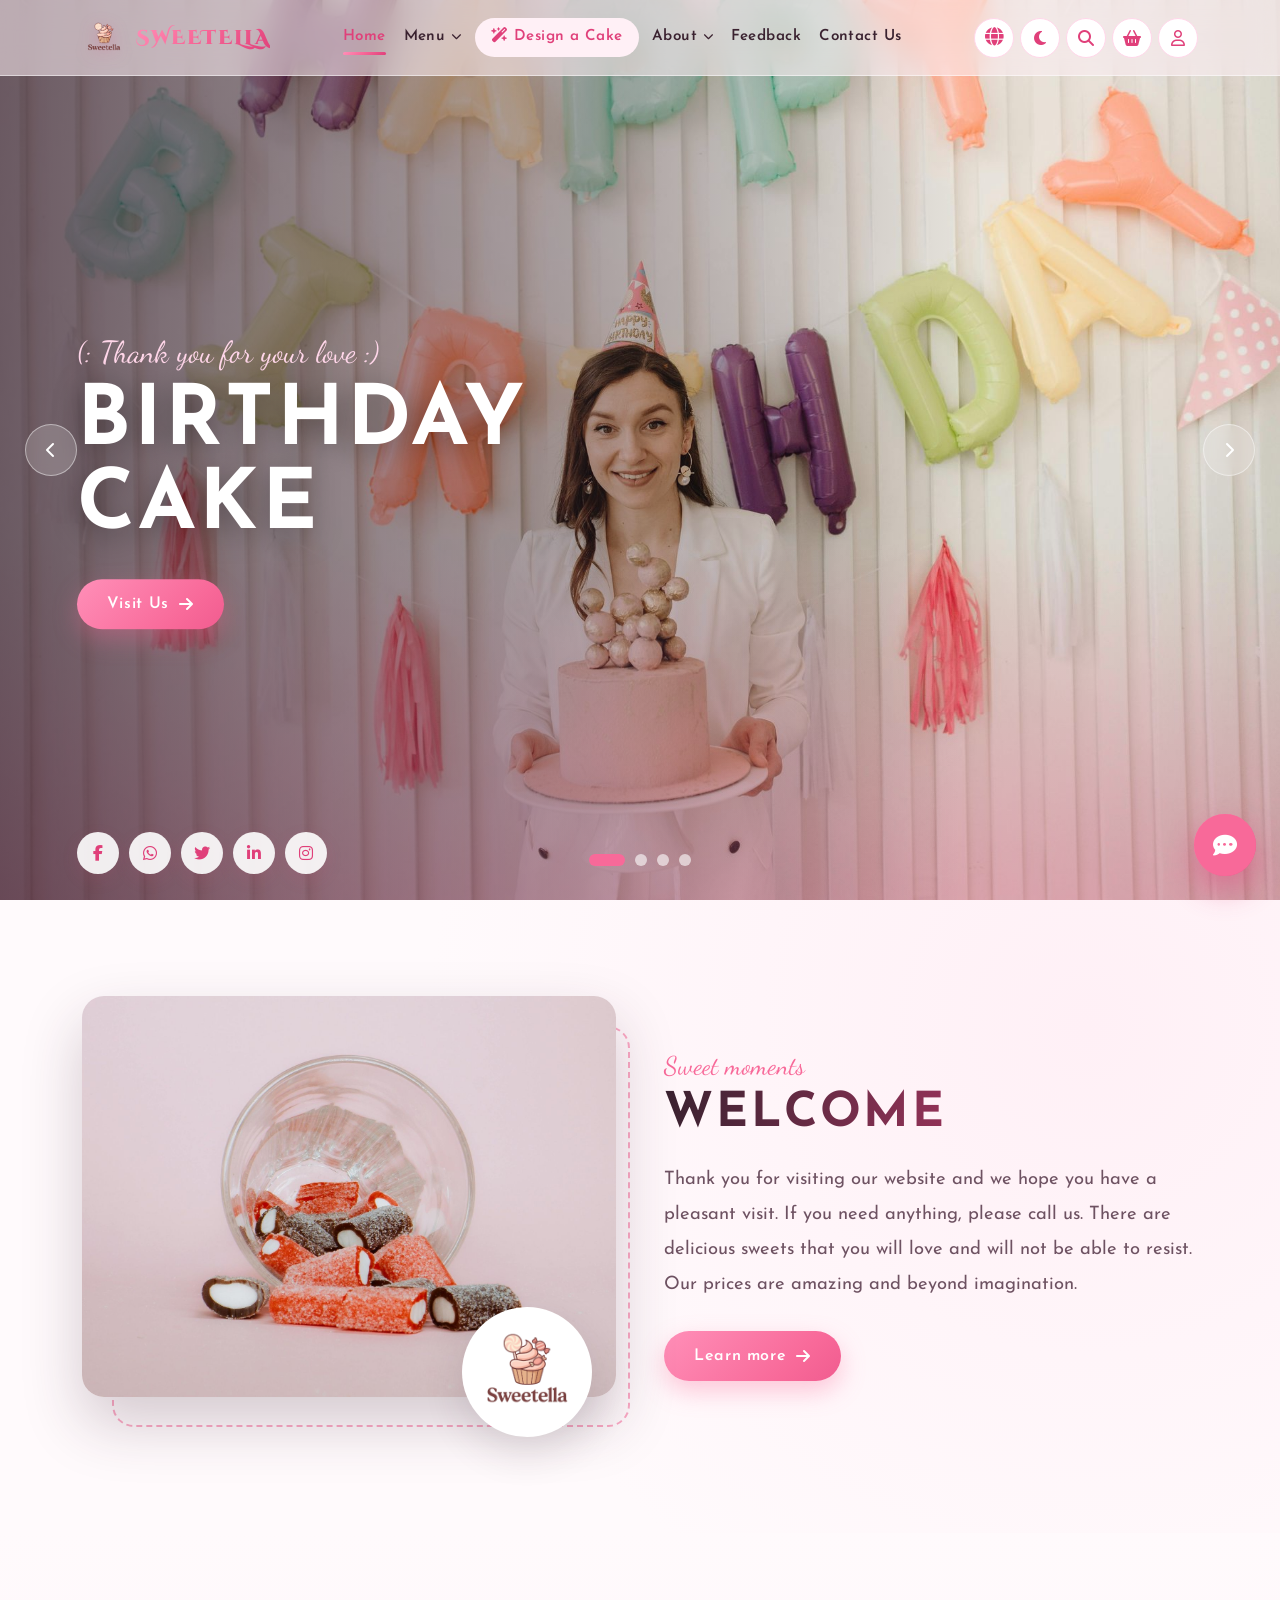
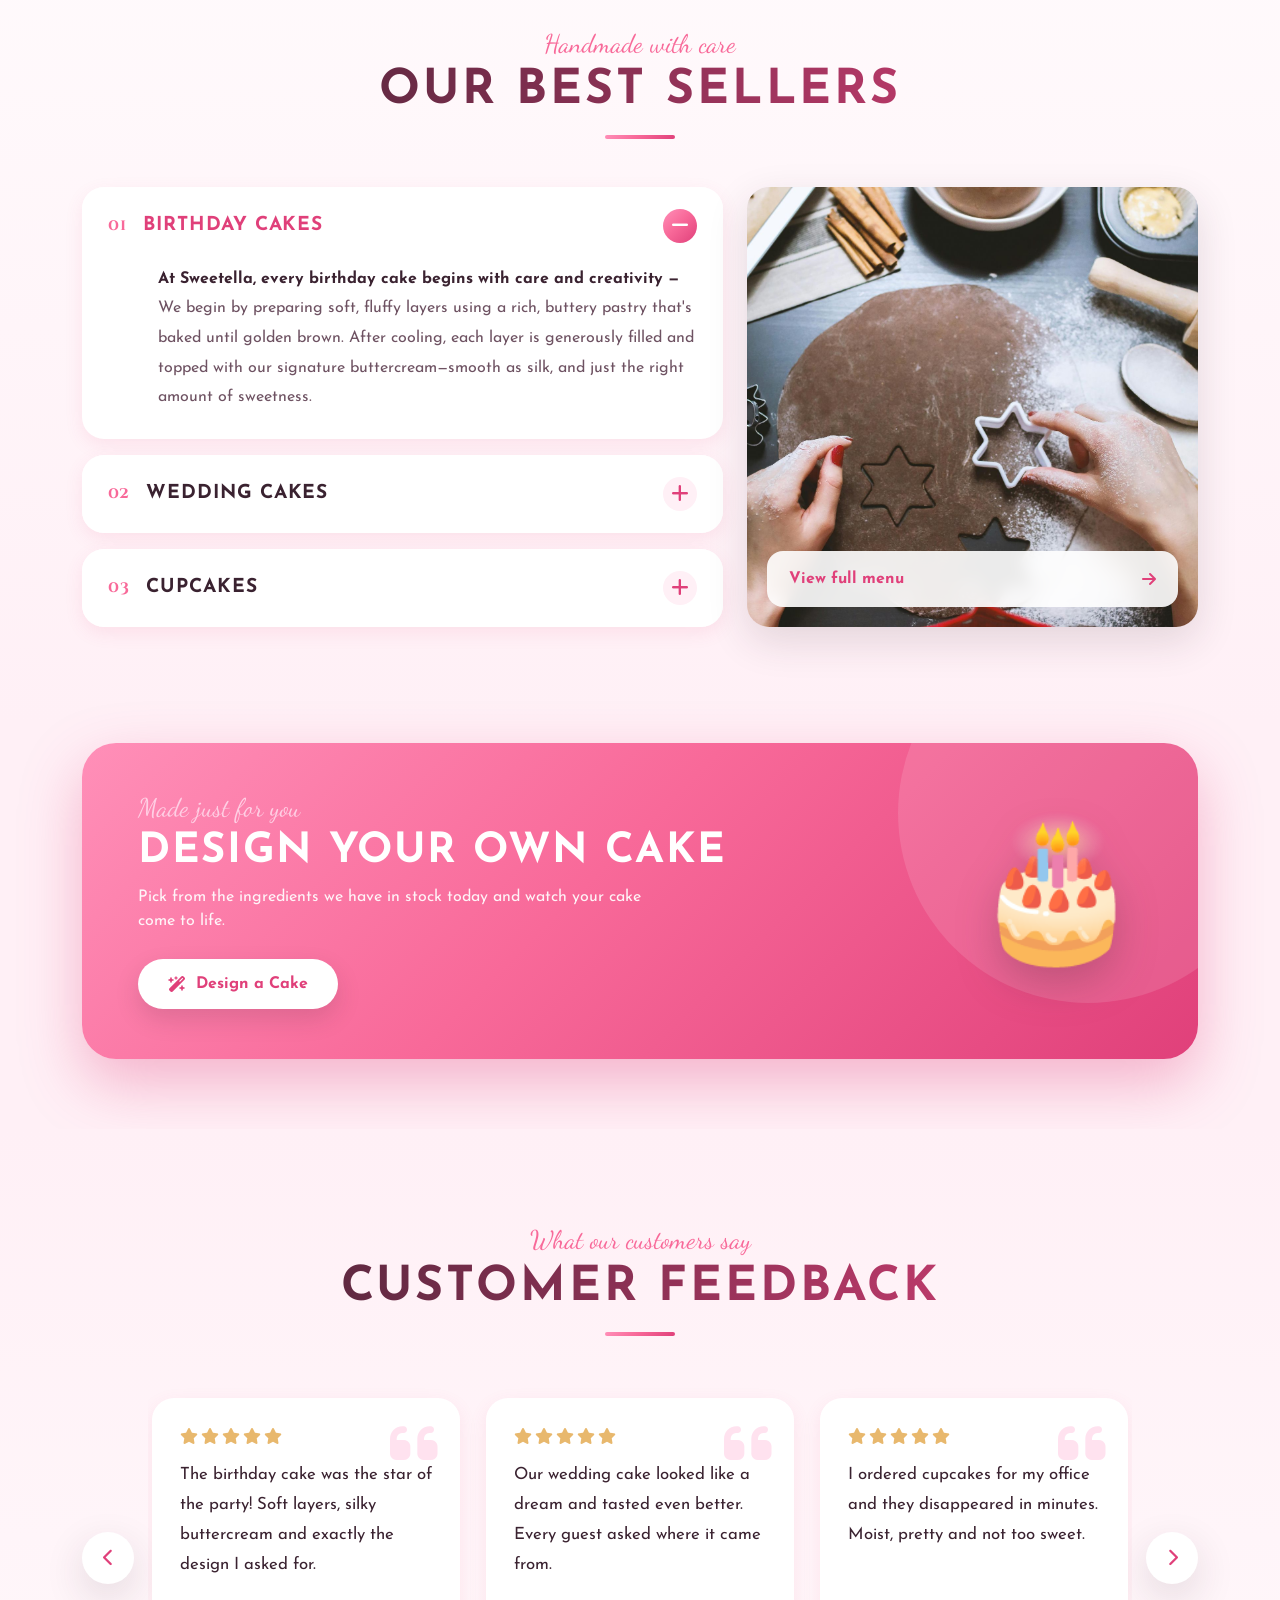
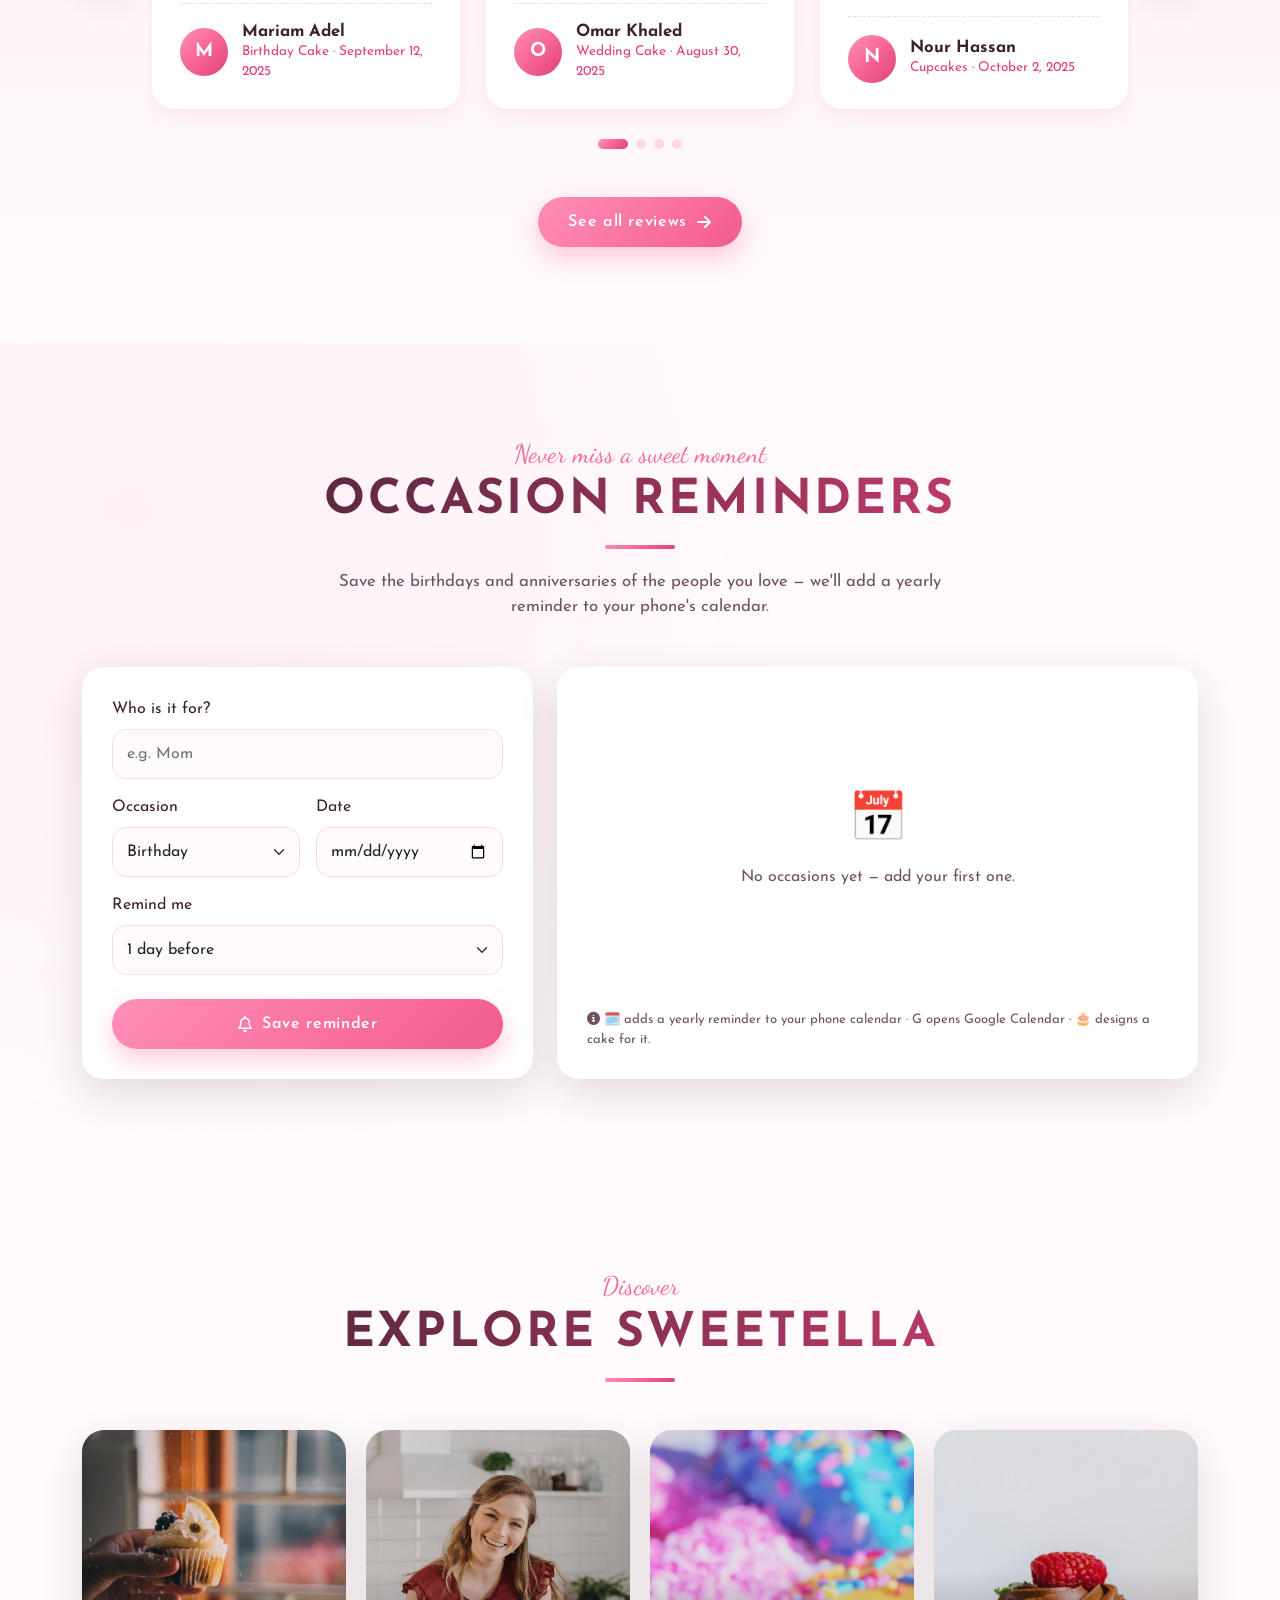
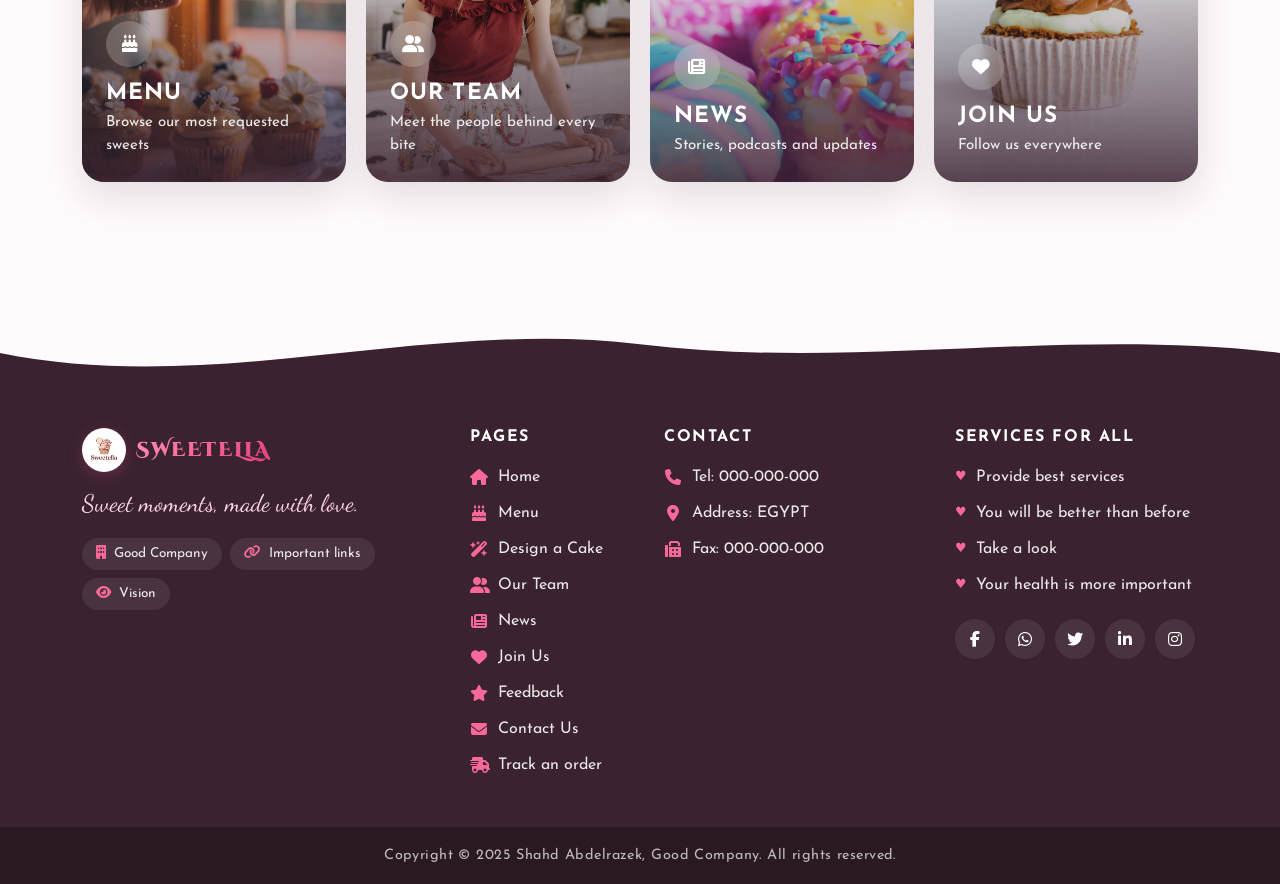
<file: index.html>
<!DOCTYPE html>
<html lang="en">
<head>
  <meta charset="UTF-8">
  <meta name="viewport" content="width=device-width, initial-scale=1.0">
  <meta name="description" content="Sweetella bakery — cakes, cupcakes, donuts and sweets made with love. Order online or design your own cake.">
  <title>Sweetella | Sweet Moments</title>

  <script>
    try {
      var theme = localStorage.getItem("sweetella-theme");
      if (theme !== "light" && theme !== "dark") theme = matchMedia("(prefers-color-scheme: dark)").matches ? "dark" : "light";
      document.documentElement.setAttribute("data-theme", theme);
    } catch (error) {}
  </script>
  <meta name="theme-color" content="#f86999">
  <link rel="manifest" href="manifest.webmanifest">
  <link rel="icon" href="images/icons/icon-192.png">
  <link rel="apple-touch-icon" href="images/icons/icon-192.png">
  <link rel="stylesheet" href="css/bootstrap.min.css" id="bootstrap-css">
  <link rel="preconnect" href="https://fonts.googleapis.com">
  <link rel="preconnect" href="https://fonts.gstatic.com" crossorigin>
  <link href="https://fonts.googleapis.com/css2?family=Aref+Ruqaa:wght@400;700&family=Cairo:wght@400;600;700;800&family=Cinzel+Decorative:wght@700;900&family=Dancing+Script:wght@500..700&family=Josefin+Sans:wght@300..700&display=swap" rel="stylesheet">
  <link rel="stylesheet" href="https://cdnjs.cloudflare.com/ajax/libs/font-awesome/6.4.0/css/all.min.css">
  <link rel="stylesheet" href="css/style.css">
</head>

<body data-page="home" data-title-key="nav.home">
  <header id="site-header"></header>

  <main>
    <!-- HERO CAROUSEL -->
    <section class="hero">
      <div id="heroCarousel" class="carousel slide carousel-fade" data-bs-ride="carousel" data-bs-interval="5000">
        <div class="carousel-indicators">
          <button type="button" data-bs-target="#heroCarousel" data-bs-slide-to="0" class="active" aria-current="true" aria-label="Slide 1"></button>
          <button type="button" data-bs-target="#heroCarousel" data-bs-slide-to="1" aria-label="Slide 2"></button>
          <button type="button" data-bs-target="#heroCarousel" data-bs-slide-to="2" aria-label="Slide 3"></button>
          <button type="button" data-bs-target="#heroCarousel" data-bs-slide-to="3" aria-label="Slide 4"></button>
        </div>

        <div class="carousel-inner">
          <div class="carousel-item active">
            <img src="images/pexels-pavel-danilyuk-7180713.jpg" alt="Birthday cake">
            <div class="hero-caption">
              <p class="hero-kicker" data-i18n="hero.thanks"></p>
              <h1 class="hero-title" data-i18n="cat.birthday"></h1>
              <a class="btn-sweet" href="menu.html#birthday"><span data-i18n="hero.visit"></span> <i class="fa-solid fa-arrow-right flip-rtl" aria-hidden="true"></i></a>
            </div>
          </div>
          <div class="carousel-item">
            <img src="images/pexels-brent-keane-181485-1702373.jpg" alt="Wedding cake">
            <div class="hero-caption">
              <p class="hero-kicker" data-i18n="hero.thanks"></p>
              <h2 class="hero-title" data-i18n="cat.wedding"></h2>
              <a class="btn-sweet" href="menu.html#wedding"><span data-i18n="hero.visit"></span> <i class="fa-solid fa-arrow-right flip-rtl" aria-hidden="true"></i></a>
            </div>
          </div>
          <div class="carousel-item">
            <img src="images/pexels-karolina-grabowska-4016521.jpg" alt="Candies">
            <div class="hero-caption">
              <p class="hero-kicker" data-i18n="hero.thanks"></p>
              <h2 class="hero-title" data-i18n="cat.candies"></h2>
              <a class="btn-sweet" href="menu.html#candies"><span data-i18n="hero.visit"></span> <i class="fa-solid fa-arrow-right flip-rtl" aria-hidden="true"></i></a>
            </div>
          </div>
          <div class="carousel-item">
            <img src="images/pexels-julias-torten-und-tortchen-434418-1120464.jpg" alt="Cupcakes">
            <div class="hero-caption">
              <p class="hero-kicker" data-i18n="hero.thanks"></p>
              <h2 class="hero-title" data-i18n="cat.cupcakes"></h2>
              <a class="btn-sweet" href="menu.html#cupcakes"><span data-i18n="hero.visit"></span> <i class="fa-solid fa-arrow-right flip-rtl" aria-hidden="true"></i></a>
            </div>
          </div>
        </div>

        <button class="carousel-control-prev" type="button" data-bs-target="#heroCarousel" data-bs-slide="prev">
          <span class="hero-arrow"><i class="fa-solid fa-chevron-left" aria-hidden="true"></i></span><span class="visually-hidden">Previous</span>
        </button>
        <button class="carousel-control-next" type="button" data-bs-target="#heroCarousel" data-bs-slide="next">
          <span class="hero-arrow"><i class="fa-solid fa-chevron-right" aria-hidden="true"></i></span><span class="visually-hidden">Next</span>
        </button>
      </div>

      <div class="hero-social" aria-label="Social media">
        <a href="#" aria-label="Facebook"><i class="fab fa-facebook-f" aria-hidden="true"></i></a>
        <a href="#" aria-label="WhatsApp"><i class="fab fa-whatsapp" aria-hidden="true"></i></a>
        <a href="#" aria-label="Twitter"><i class="fab fa-twitter" aria-hidden="true"></i></a>
        <a href="#" aria-label="LinkedIn"><i class="fab fa-linkedin-in" aria-hidden="true"></i></a>
        <a href="#" aria-label="Instagram"><i class="fab fa-instagram" aria-hidden="true"></i></a>
      </div>
    </section>

    <!-- WELCOME -->
    <section class="section welcome">
      <div class="container">
        <div class="row align-items-center g-5">
          <div class="col-lg-6 reveal">
            <div class="welcome-art">
              <img src="images/pexels-tima-miroshnichenko-7033808.jpg" alt="Sweetella sweets" class="welcome-img-main">
              <img src="images/ChatGPT_Image_Jul_2__2025__10_43_21_PM-removebg-preview.png" alt="" class="welcome-badge">
            </div>
          </div>
          <div class="col-lg-6 reveal">
            <p class="kicker" data-i18n="welcome.kicker"></p>
            <h2 class="section-title" data-i18n="welcome.title"></h2>
            <p class="lead-text" data-i18n="welcome.text"></p>
            <a class="btn-sweet" href="menu.html"><span data-i18n="welcome.more"></span> <i class="fa-solid fa-arrow-right flip-rtl" aria-hidden="true"></i></a>
          </div>
        </div>
      </div>
    </section>

    <!-- BEST SELLERS -->
    <section class="section best">
      <div class="container">
        <div class="section-head reveal">
          <p class="kicker" data-i18n="best.kicker"></p>
          <h2 class="section-title" data-i18n="best.title"></h2>
        </div>

        <div class="row g-4 align-items-stretch">
          <div class="col-lg-7 reveal">
            <div class="accordion sweet-accordion" id="bestSellers">
              <div class="accordion-item">
                <h3 class="accordion-header" id="headingOne">
                  <button class="accordion-button" type="button" data-bs-toggle="collapse" data-bs-target="#collapseOne" aria-expanded="true" aria-controls="collapseOne">
                    <span class="acc-num">01</span><span data-i18n="best.birthday"></span>
                  </button>
                </h3>
                <div id="collapseOne" class="accordion-collapse collapse show" aria-labelledby="headingOne" data-bs-parent="#bestSellers">
                  <div class="accordion-body"><strong data-i18n="desc.birthday.lead"></strong> <span data-i18n="desc.birthday.body"></span></div>
                </div>
              </div>
              <div class="accordion-item">
                <h3 class="accordion-header" id="headingTwo">
                  <button class="accordion-button collapsed" type="button" data-bs-toggle="collapse" data-bs-target="#collapseTwo" aria-expanded="false" aria-controls="collapseTwo">
                    <span class="acc-num">02</span><span data-i18n="best.wedding"></span>
                  </button>
                </h3>
                <div id="collapseTwo" class="accordion-collapse collapse" aria-labelledby="headingTwo" data-bs-parent="#bestSellers">
                  <div class="accordion-body"><strong data-i18n="desc.wedding.lead"></strong> <span data-i18n="desc.wedding.body"></span></div>
                </div>
              </div>
              <div class="accordion-item">
                <h3 class="accordion-header" id="headingThree">
                  <button class="accordion-button collapsed" type="button" data-bs-toggle="collapse" data-bs-target="#collapseThree" aria-expanded="false" aria-controls="collapseThree">
                    <span class="acc-num">03</span><span data-i18n="best.cupcakes"></span>
                  </button>
                </h3>
                <div id="collapseThree" class="accordion-collapse collapse" aria-labelledby="headingThree" data-bs-parent="#bestSellers">
                  <div class="accordion-body"><strong data-i18n="desc.cupcakes.lead"></strong> <span data-i18n="desc.cupcakes.body"></span></div>
                </div>
              </div>
            </div>
          </div>
          <div class="col-lg-5 reveal">
            <div class="best-photo">
              <img src="images/pexels-jeshoots-271458.jpg" alt="Sweetella best sellers">
              <a class="best-photo-cta" href="menu.html">
                <span data-i18n="nav.fullMenu"></span> <i class="fa-solid fa-arrow-right flip-rtl" aria-hidden="true"></i>
              </a>
            </div>
          </div>
        </div>
      </div>
    </section>

    <!-- DESIGN A CAKE -->
    <section class="builder-cta-wrap">
      <div class="container">
        <a class="builder-cta reveal" href="builder.html">
          <div>
            <p class="kicker" data-i18n="builder.kicker"></p>
            <h2 data-i18n="builder.title"></h2>
            <p data-i18n="builder.subtitle"></p>
            <span class="btn-light-sweet"><i class="fa-solid fa-wand-magic-sparkles" aria-hidden="true"></i> <span data-i18n="nav.builder"></span></span>
          </div>
          <span class="cta-cake" aria-hidden="true">🎂</span>
        </a>
      </div>
    </section>

    <!-- CUSTOMER FEEDBACK -->
    <section class="section reviews-home">
      <div class="container">
        <div class="section-head reveal">
          <p class="kicker" data-i18n="fb.kicker"></p>
          <h2 class="section-title" data-i18n="fb.title"></h2>
        </div>
        <div class="review-slider reveal" id="reviewSlider" role="region" aria-roledescription="carousel" data-i18n-aria="fb.title">
          <button type="button" class="slider-arrow prev" data-slide="-1" data-i18n-aria="rev.prev"><i class="fa-solid fa-chevron-left flip-rtl" aria-hidden="true"></i></button>
          <div class="slider-viewport">
            <div class="review-track" id="reviewList"></div>
          </div>
          <button type="button" class="slider-arrow next" data-slide="1" data-i18n-aria="rev.next"><i class="fa-solid fa-chevron-right flip-rtl" aria-hidden="true"></i></button>
        </div>
        <div class="slider-dots" id="reviewDots"></div>
        <div class="text-center mt-5">
          <a class="btn-sweet" href="feedback.html"><span data-i18n="fb.seeAll"></span> <i class="fa-solid fa-arrow-right flip-rtl" aria-hidden="true"></i></a>
        </div>
      </div>
    </section>

    <!-- OCCASION REMINDERS -->
    <section class="section reminders" id="reminders">
      <div class="container">
        <div class="section-head reveal">
          <p class="kicker" data-i18n="rem.kicker"></p>
          <h2 class="section-title" data-i18n="rem.title"></h2>
          <p class="section-sub" data-i18n="rem.subtitle"></p>
        </div>
        <div class="row g-4">
          <div class="col-lg-5">
            <form class="reminder-form reveal" id="reminderForm">
              <div class="mb-3">
                <label class="form-label" for="remName" data-i18n="rem.name"></label>
                <input class="form-control sweet-input" id="remName" name="remName" maxlength="30" required data-i18n-placeholder="rem.namePh">
              </div>
              <div class="row g-3 mb-3">
                <div class="col-6">
                  <label class="form-label" for="remOccasion" data-i18n="rem.occasion"></label>
                  <select class="form-select sweet-input" id="remOccasion" name="remOccasion">
                    <option value="birthday" data-i18n="occ.birthday"></option>
                    <option value="anniversary" data-i18n="occ.anniversary"></option>
                    <option value="graduation" data-i18n="occ.graduation"></option>
                    <option value="other" data-i18n="occ.other"></option>
                  </select>
                </div>
                <div class="col-6">
                  <label class="form-label" for="remDate" data-i18n="co.date"></label>
                  <input class="form-control sweet-input" id="remDate" name="remDate" type="date" required>
                </div>
              </div>
              <div class="mb-4">
                <label class="form-label" for="remBefore" data-i18n="rem.remind"></label>
                <select class="form-select sweet-input" id="remBefore" name="remBefore">
                    <option value="1" data-i18n="rem.before1"></option>
                    <option value="3" data-i18n="rem.before3"></option>
                    <option value="7" data-i18n="rem.before7"></option>
                </select>
              </div>
              <button type="submit" class="btn-sweet w-100 justify-content-center"><i class="fa-regular fa-bell" aria-hidden="true"></i> <span data-i18n="rem.save"></span></button>
            </form>
          </div>
          <div class="col-lg-7">
            <div class="reminder-panel reveal">
              <ul class="reminder-list" id="reminderList"></ul>
              <div class="reminder-empty" id="reminderEmpty">
                <span>📅</span>
                <p data-i18n="rem.empty"></p>
              </div>
              <p class="rem-help"><i class="fa-solid fa-circle-info" aria-hidden="true"></i> <span data-i18n="rem.help"></span></p>
            </div>
          </div>
        </div>
      </div>
    </section>

    <!-- EXPLORE PAGES -->
    <section class="section explore">
      <div class="container">
        <div class="section-head reveal">
          <p class="kicker" data-i18n="explore.kicker"></p>
          <h2 class="section-title" data-i18n="explore.title"></h2>
        </div>
        <div class="explore-grid">
          <a class="explore-tile reveal" href="menu.html">
            <img src="images/pexels-taryn-elliott-4099126.jpg" alt="">
            <div class="explore-text"><i class="fa-solid fa-cake-candles" aria-hidden="true"></i><h3 data-i18n="nav.menu"></h3><p data-i18n="explore.menu"></p></div>
          </a>
          <a class="explore-tile reveal" href="team.html">
            <img src="images/pexels-pavel-danilyuk-6996246.jpg" alt="">
            <div class="explore-text"><i class="fa-solid fa-user-group" aria-hidden="true"></i><h3 data-i18n="nav.team"></h3><p data-i18n="explore.team"></p></div>
          </a>
          <a class="explore-tile reveal" href="news.html">
            <img src="images/pexels-mccutcheon-1191639.jpg" alt="">
            <div class="explore-text"><i class="fa-solid fa-newspaper" aria-hidden="true"></i><h3 data-i18n="nav.news"></h3><p data-i18n="explore.news"></p></div>
          </a>
          <a class="explore-tile reveal" href="join.html">
            <img src="images/pexels-vojtech-okenka-127162-1055272.jpg" alt="">
            <div class="explore-text"><i class="fa-solid fa-heart" aria-hidden="true"></i><h3 data-i18n="nav.join"></h3><p data-i18n="explore.join"></p></div>
          </a>
        </div>
      </div>
    </section>
  </main>

  <footer id="site-footer" class="site-footer"></footer>

  <script src="js/bootstrap.bundle.min.js"></script>
  <script src="js/i18n.js"></script>
  <script src="js/store.js"></script>
  <script src="js/chatbot.js"></script>
  <script src="js/reminders.js"></script>
  <script src="js/track.js"></script>
  <script src="js/script.js"></script>
</body>
</html>
</file>
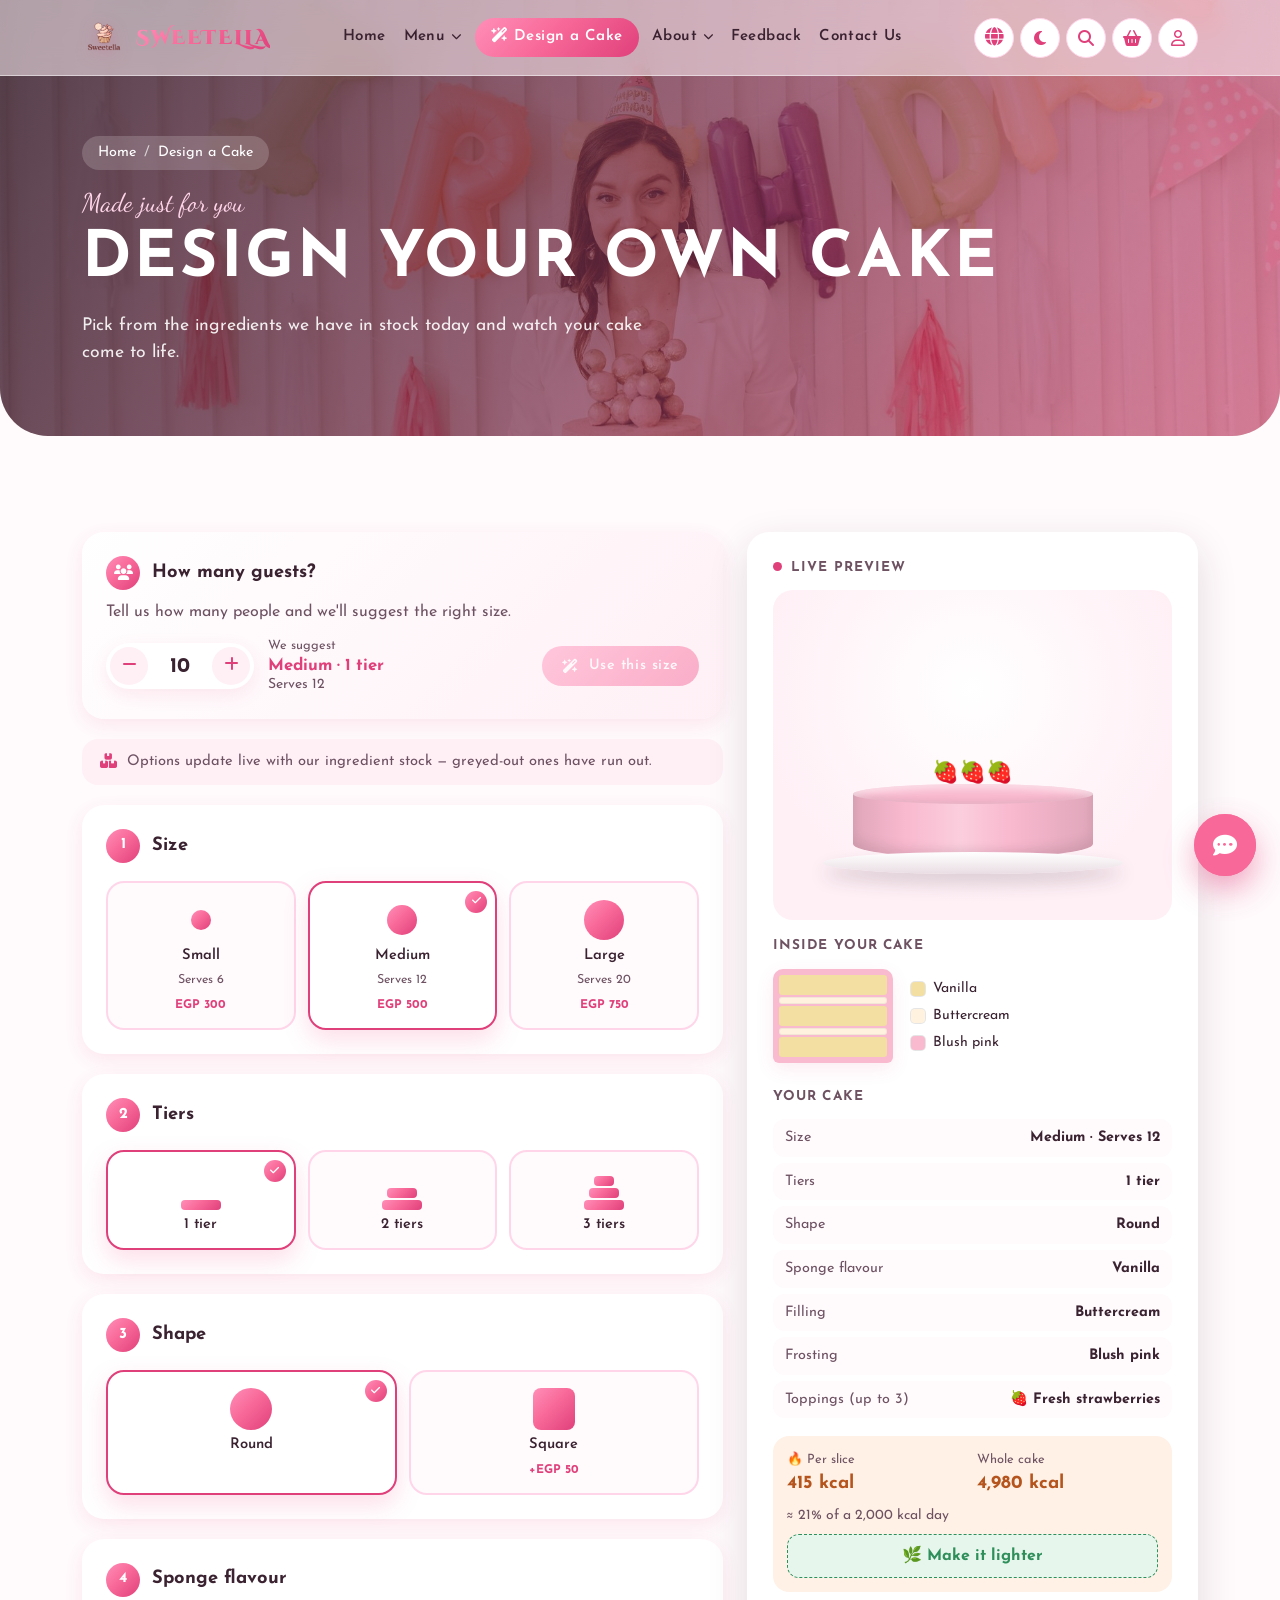
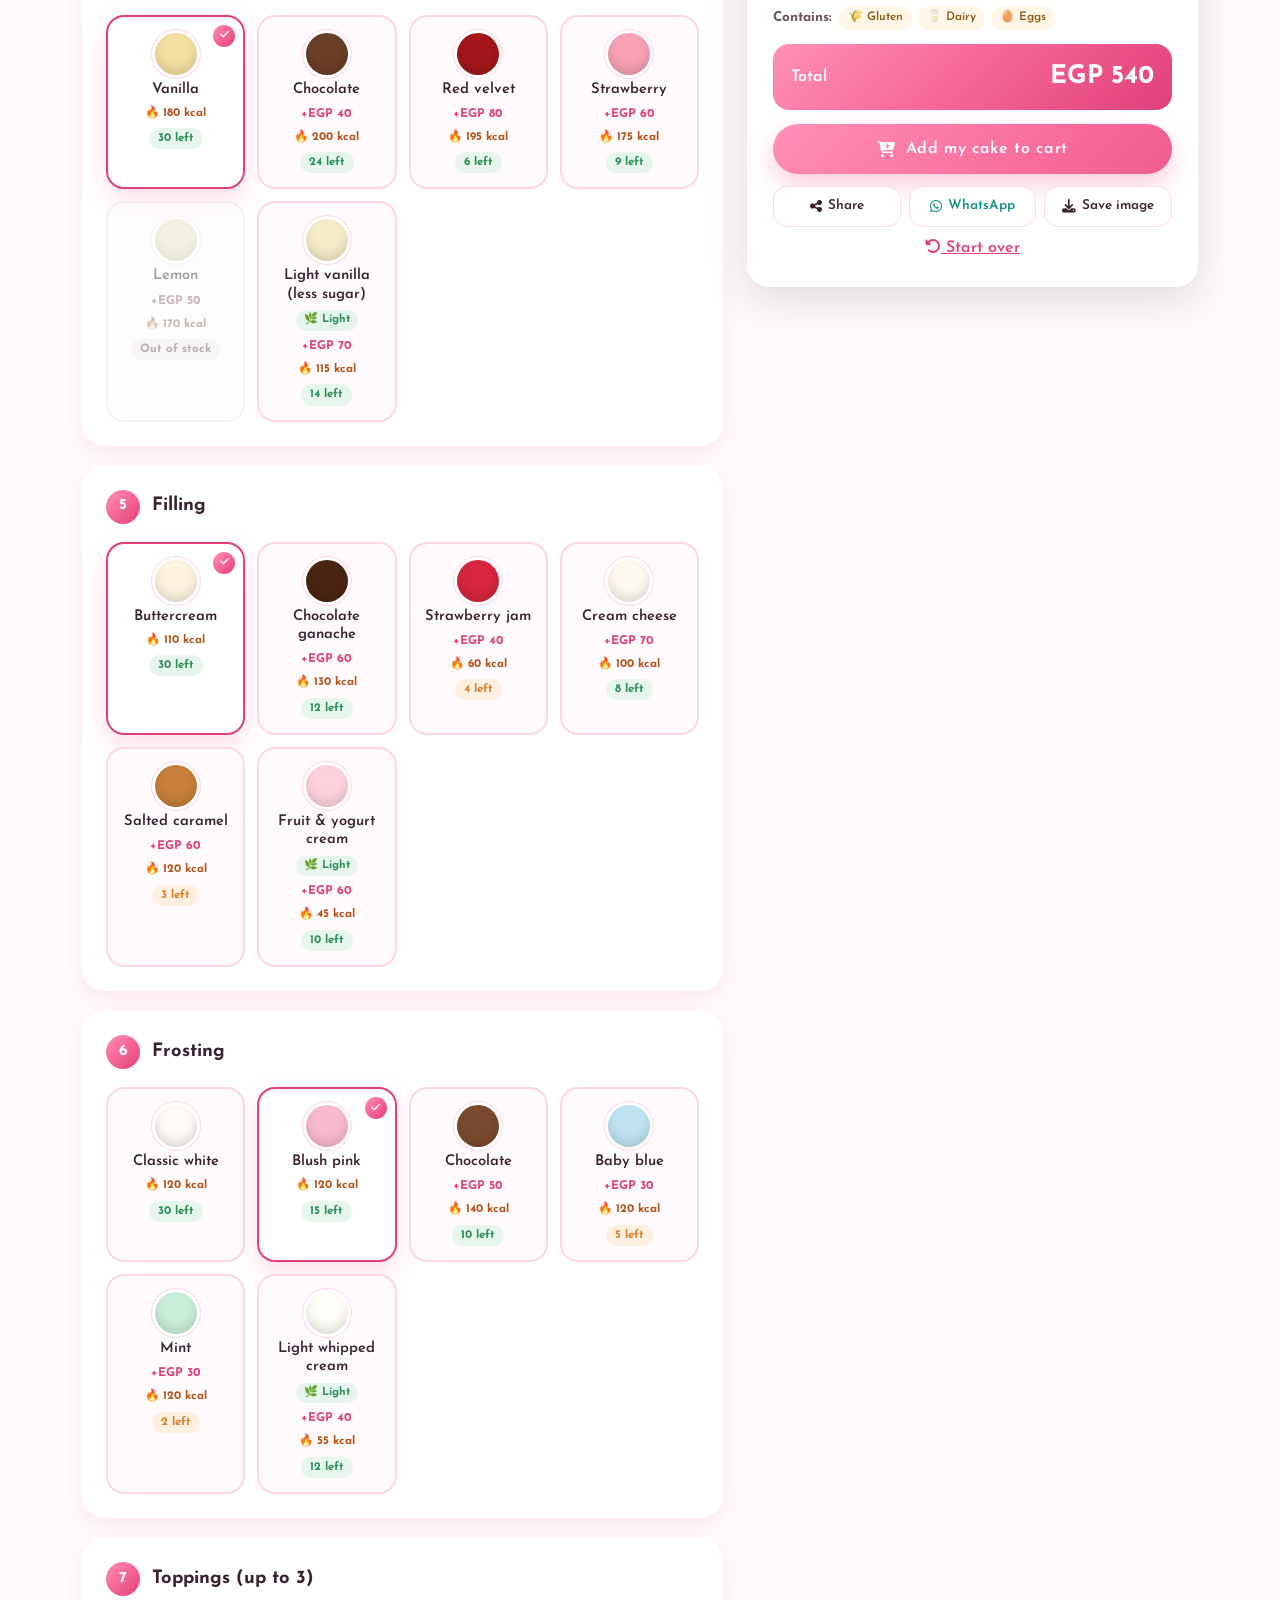
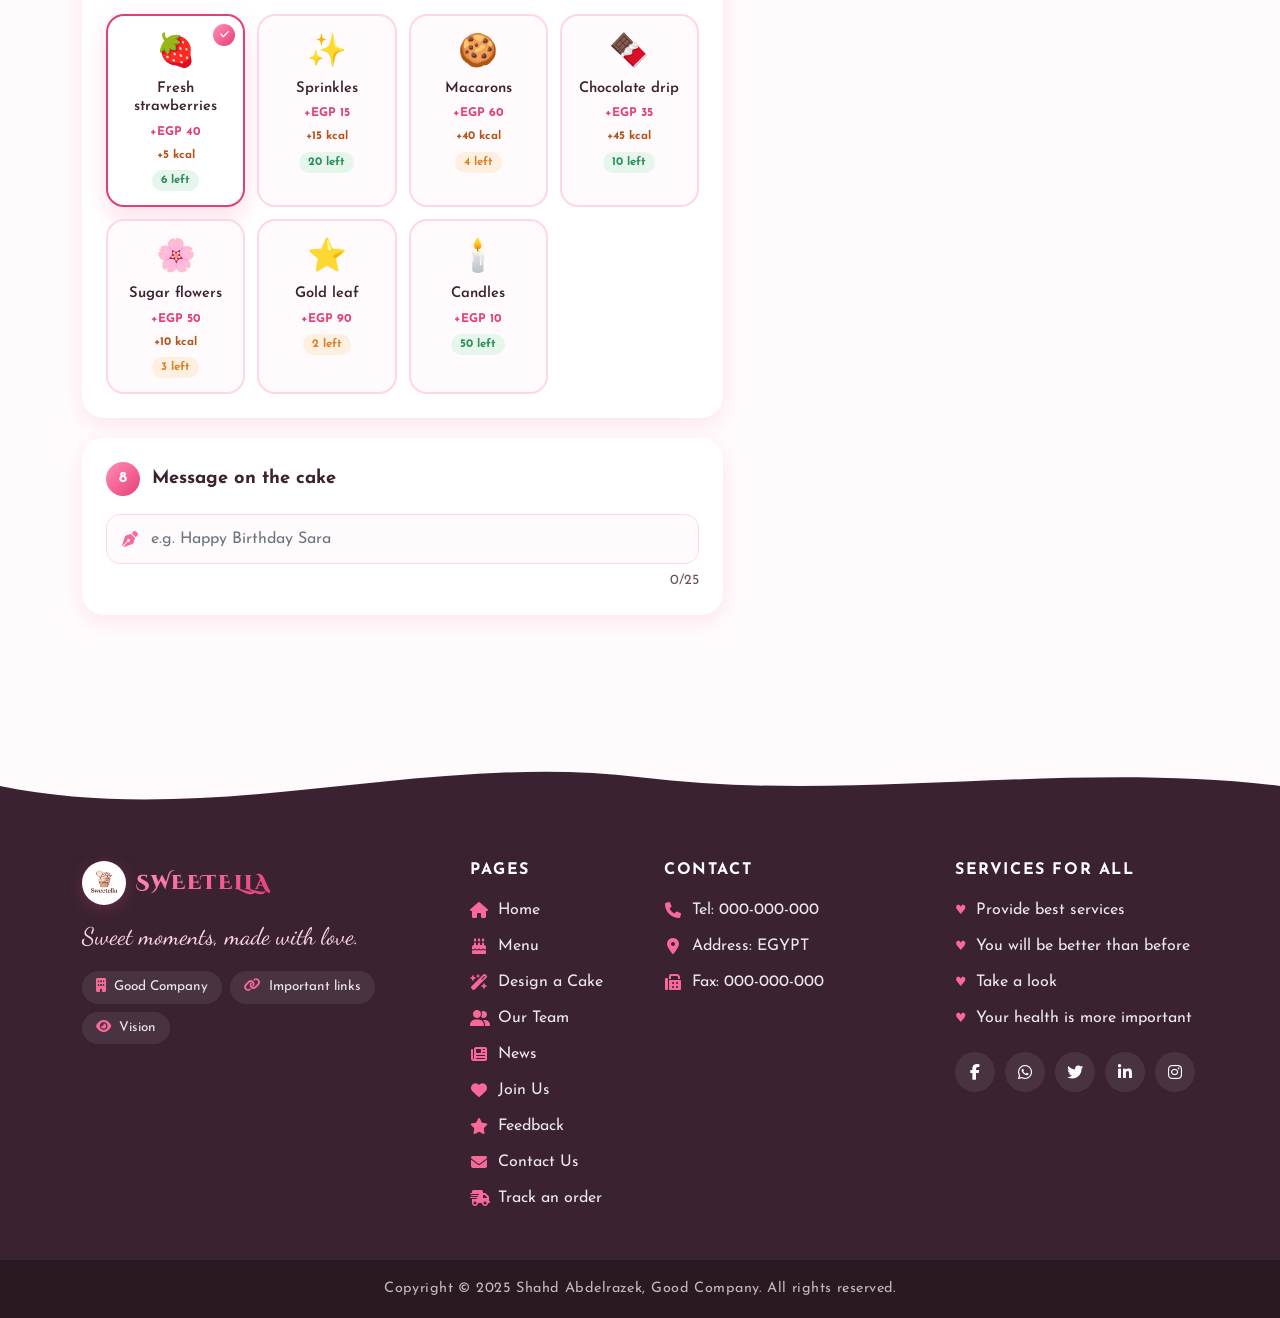
<file: builder.html>
<!DOCTYPE html>
<html lang="en">
<head>
  <meta charset="UTF-8">
  <meta name="viewport" content="width=device-width, initial-scale=1.0">
  <meta name="description" content="Design your own cake at Sweetella: choose size, flavour, filling and toppings and see the price and calories live.">
  <title>Sweetella</title>

  <script>
    try {
      var theme = localStorage.getItem("sweetella-theme");
      if (theme !== "light" && theme !== "dark") theme = matchMedia("(prefers-color-scheme: dark)").matches ? "dark" : "light";
      document.documentElement.setAttribute("data-theme", theme);
    } catch (error) {}
  </script>
  <meta name="theme-color" content="#f86999">
  <link rel="manifest" href="manifest.webmanifest">
  <link rel="icon" href="images/icons/icon-192.png">
  <link rel="apple-touch-icon" href="images/icons/icon-192.png">
  <link rel="stylesheet" href="css/bootstrap.min.css" id="bootstrap-css">
  <link rel="preconnect" href="https://fonts.googleapis.com">
  <link rel="preconnect" href="https://fonts.gstatic.com" crossorigin>
  <link href="https://fonts.googleapis.com/css2?family=Aref+Ruqaa:wght@400;700&family=Cairo:wght@400;600;700;800&family=Cinzel+Decorative:wght@700;900&family=Dancing+Script:wght@500..700&family=Josefin+Sans:wght@300..700&display=swap" rel="stylesheet">
  <link rel="stylesheet" href="https://cdnjs.cloudflare.com/ajax/libs/font-awesome/6.4.0/css/all.min.css">
  <link rel="stylesheet" href="css/style.css">
</head>

<body data-page="builder" data-title-key="nav.builder">
  <header id="site-header"></header>

  <main>
    <section class="page-hero">
      <div class="page-hero-bg" style="background-image: url('images/pexels-pavel-danilyuk-7180713.jpg')"></div>
      <div class="container page-hero-inner">
        <nav aria-label="breadcrumb">
          <ol class="sweet-breadcrumb">
            <li><a href="index.html" data-i18n="nav.home"></a></li>
            <li aria-current="page" data-i18n="nav.builder"></li>
          </ol>
        </nav>
        <p class="kicker" data-i18n="builder.kicker"></p>
        <h1 class="page-hero-title" data-i18n="builder.title"></h1>
        <p class="page-hero-sub" data-i18n="builder.subtitle"></p>
      </div>
    </section>

    <section class="section builder">
      <div class="container">
        <div class="row g-4">
          <div class="col-lg-5 order-lg-2">
            <aside class="preview-card">
              <p class="side-label"><span class="live-dot"></span> <span data-i18n="builder.preview"></span></p>
              <div class="cake-stage" id="cakeStage" aria-hidden="true"></div>
              <p class="side-label mt-3" data-i18n="builder.inside"></p>
              <div class="cake-inside" id="cakeInside"></div>
              <p class="side-label mt-4" data-i18n="builder.summary"></p>
              <ul class="cake-summary" id="cakeSummary"></ul>
              <div class="cake-kcal" id="cakeKcal"></div>
              <div class="cake-allergens" id="cakeAllergens"></div>
              <div class="cake-price"><span data-i18n="cart.total"></span><strong id="cakePrice"></strong></div>
              <p class="cake-warning" id="cakeWarning" role="alert" hidden></p>
              <button type="button" class="btn-sweet w-100 justify-content-center" id="addCake"><i class="fa-solid fa-cart-plus" aria-hidden="true"></i> <span data-i18n="builder.add"></span></button>
              <div class="share-row">
                <button type="button" class="share-btn" id="shareCake"><i class="fa-solid fa-share-nodes" aria-hidden="true"></i> <span data-i18n="share.share"></span></button>
                <a class="share-btn wa" id="shareWhatsApp" href="#" target="_blank" rel="noopener"><i class="fab fa-whatsapp" aria-hidden="true"></i> <span data-i18n="share.whatsapp"></span></a>
                <button type="button" class="share-btn" id="downloadCake"><i class="fa-solid fa-download" aria-hidden="true"></i> <span data-i18n="share.download"></span></button>
              </div>
              <button type="button" class="link-btn d-block mx-auto mt-2" id="resetCake"><i class="fa-solid fa-rotate-left" aria-hidden="true"></i> <span data-i18n="builder.reset"></span></button>
            </aside>
          </div>

          <div class="col-lg-7 order-lg-1">
            <div class="step-card guests-card">
              <h3 class="step-title"><span class="step-num"><i class="fa-solid fa-users" aria-hidden="true"></i></span><span data-i18n="guests.title"></span></h3>
              <p class="guests-text" data-i18n="guests.text"></p>
              <div class="guests-row">
                <div class="stepper">
                  <button type="button" data-guests="-1" aria-label="-"><i class="fa-solid fa-minus" aria-hidden="true"></i></button>
                  <input type="number" id="guestCount" min="1" max="200" value="10" inputmode="numeric" data-i18n-aria="guests.title">
                  <button type="button" data-guests="1" aria-label="+"><i class="fa-solid fa-plus" aria-hidden="true"></i></button>
                </div>
                <div class="guest-result" id="guestResult" aria-live="polite"></div>
                <button type="button" class="btn-sweet btn-sm-sweet" id="applyGuests"><i class="fa-solid fa-wand-magic-sparkles" aria-hidden="true"></i> <span data-i18n="guests.apply"></span></button>
              </div>
            </div>

            <p class="stock-note"><i class="fa-solid fa-boxes-stacked" aria-hidden="true"></i> <span data-i18n="builder.stockNote"></span></p>
            <div id="builderSteps" class="builder-steps"></div>
            <div class="step-card">
              <h3 class="step-title"><span class="step-num" id="messageStepNum">8</span><span data-i18n="builder.step.message"></span></h3>
              <div class="field">
                <i class="fa-solid fa-pen-nib" aria-hidden="true"></i>
                <input type="text" class="form-control sweet-input" id="cakeMessage" maxlength="25" data-i18n-placeholder="builder.messagePh" data-i18n-aria="builder.step.message">
              </div>
              <small class="msg-count" id="messageCount">0/25</small>
            </div>
          </div>
        </div>
      </div>
    </section>
  </main>

  <footer id="site-footer" class="site-footer"></footer>

  <script src="js/bootstrap.bundle.min.js"></script>
  <script src="js/i18n.js"></script>
  <script src="js/store.js"></script>
  <script src="js/chatbot.js"></script>
  <script src="js/builder.js"></script>
  <script src="js/track.js"></script>
  <script src="js/script.js"></script>
</body>
</html>
</file>
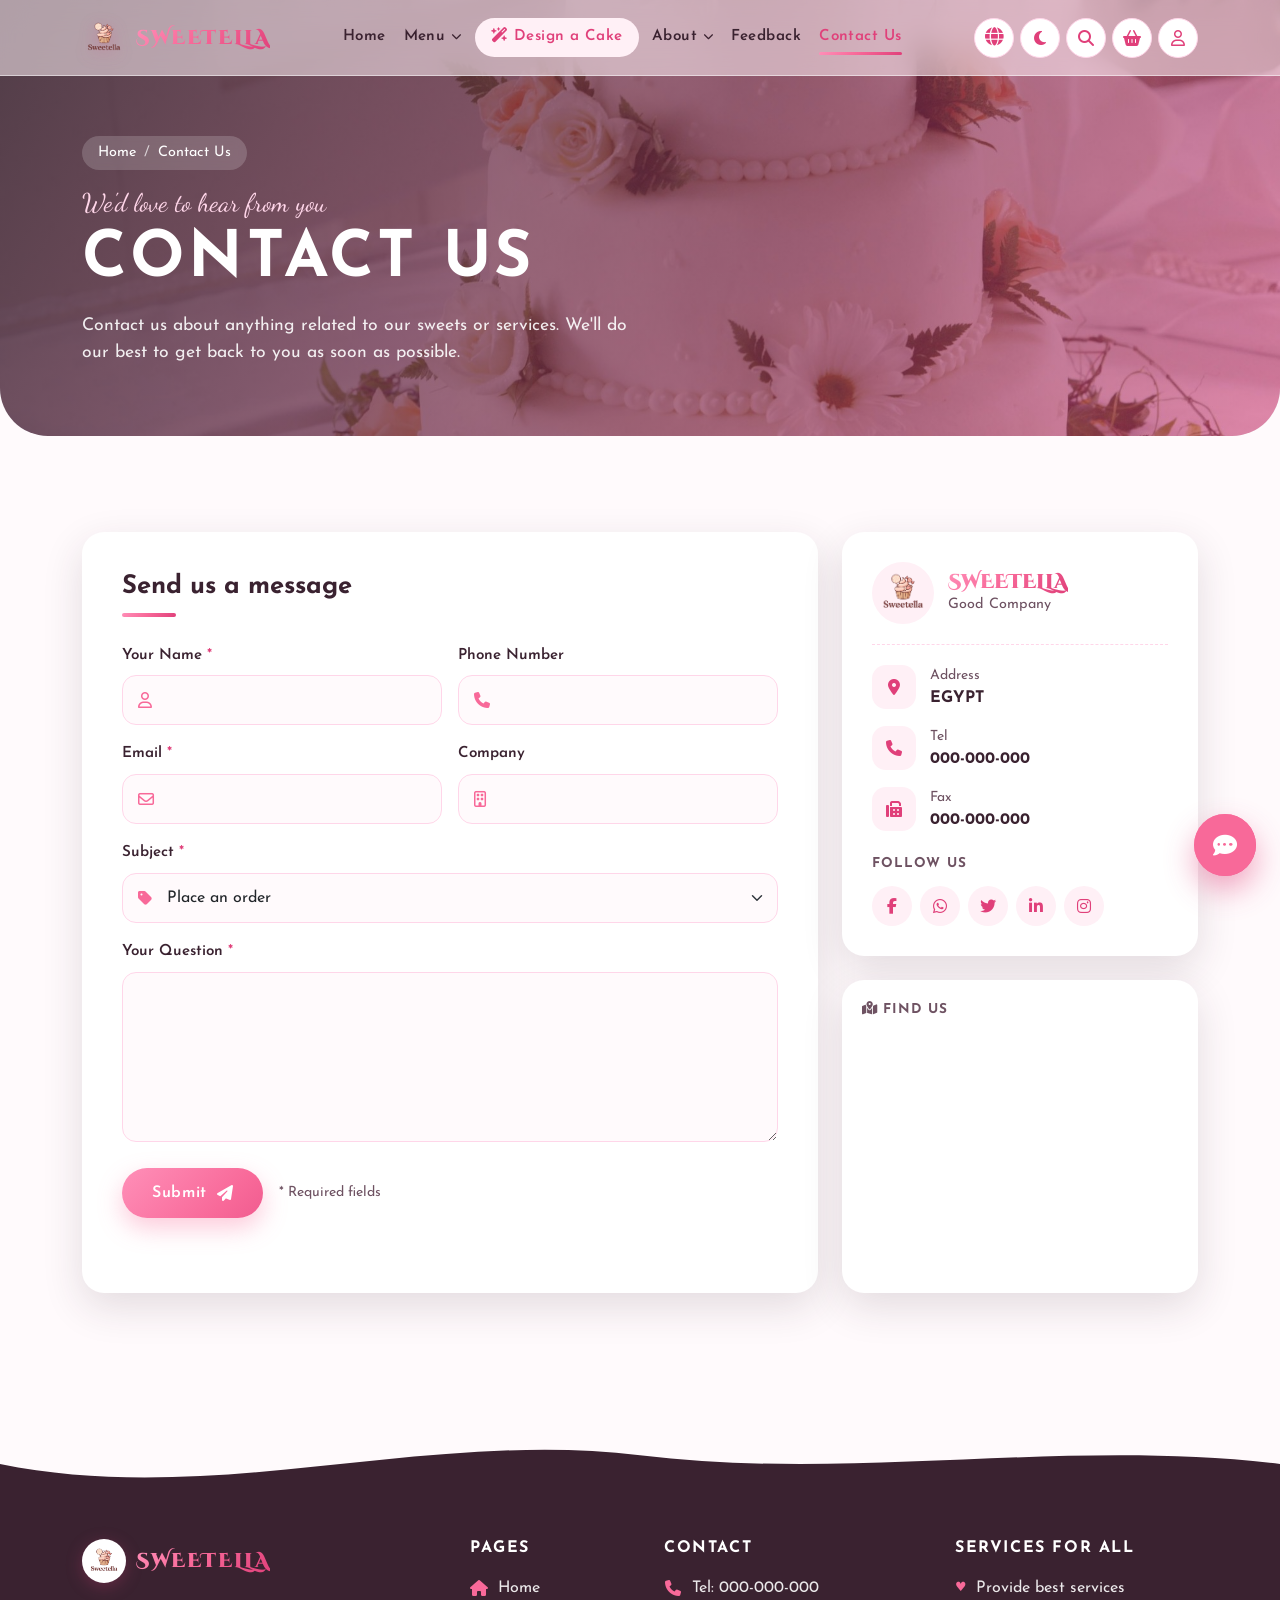
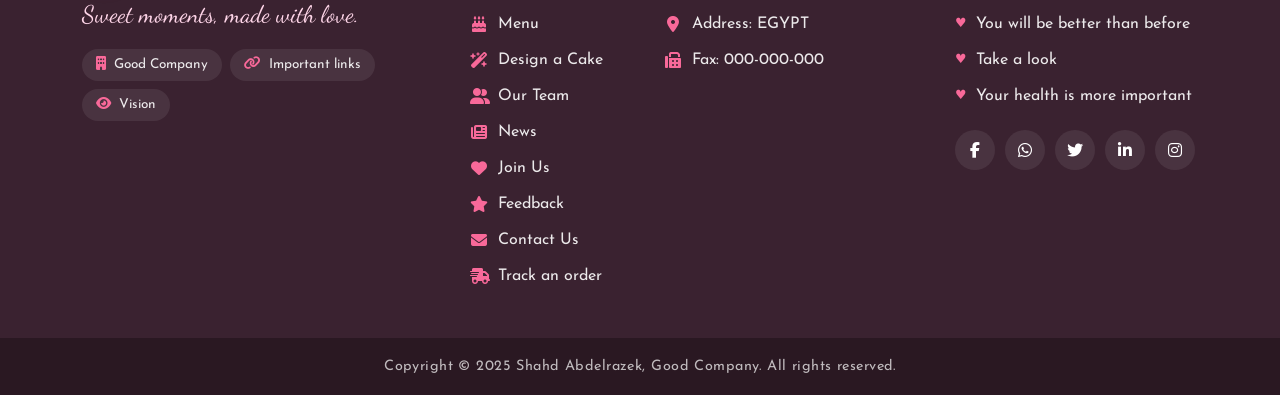
<file: contact.html>
<!DOCTYPE html>
<html lang="en">
<head>
  <meta charset="UTF-8">
  <meta name="viewport" content="width=device-width, initial-scale=1.0">
  <meta name="description" content="Contact Sweetella about orders, custom cakes and events.">
  <title>Sweetella</title>

  <script>
    try {
      var theme = localStorage.getItem("sweetella-theme");
      if (theme !== "light" && theme !== "dark") theme = matchMedia("(prefers-color-scheme: dark)").matches ? "dark" : "light";
      document.documentElement.setAttribute("data-theme", theme);
    } catch (error) {}
  </script>
  <meta name="theme-color" content="#f86999">
  <link rel="manifest" href="manifest.webmanifest">
  <link rel="icon" href="images/icons/icon-192.png">
  <link rel="apple-touch-icon" href="images/icons/icon-192.png">
  <link rel="stylesheet" href="css/bootstrap.min.css" id="bootstrap-css">
  <link rel="preconnect" href="https://fonts.googleapis.com">
  <link rel="preconnect" href="https://fonts.gstatic.com" crossorigin>
  <link href="https://fonts.googleapis.com/css2?family=Aref+Ruqaa:wght@400;700&family=Cairo:wght@400;600;700;800&family=Cinzel+Decorative:wght@700;900&family=Dancing+Script:wght@500..700&family=Josefin+Sans:wght@300..700&display=swap" rel="stylesheet">
  <link rel="stylesheet" href="https://cdnjs.cloudflare.com/ajax/libs/font-awesome/6.4.0/css/all.min.css">
  <link rel="stylesheet" href="css/style.css">
</head>

<body data-page="contact" data-title-key="nav.contact">
  <header id="site-header"></header>

  <main>
    <section class="page-hero">
      <div class="page-hero-bg" style="background-image: url('images/pexels-brent-keane-181485-1702373.jpg')"></div>
      <div class="container page-hero-inner">
        <nav aria-label="breadcrumb">
          <ol class="sweet-breadcrumb">
            <li><a href="index.html" data-i18n="nav.home"></a></li>
            <li aria-current="page" data-i18n="nav.contact"></li>
          </ol>
        </nav>
        <p class="kicker" data-i18n="contact.kicker"></p>
        <h1 class="page-hero-title" data-i18n="contact.title"></h1>
        <p class="page-hero-sub" data-i18n="contact.subtitle"></p>
      </div>
    </section>

    <section class="section contact-section">
      <div class="container">
        <div class="row g-4">
          <div class="col-lg-8">
            <div class="contact-card reveal">
              <form id="contactForm" novalidate>
                <h2 class="contact-card-title" data-i18n="contact.formTitle"></h2>
                <div class="row g-3">
                  <div class="col-md-6">
                    <label class="form-label" for="cName"><span data-i18n="contact.name"></span> <span class="req">*</span></label>
                    <div class="field"><i class="fa-regular fa-user" aria-hidden="true"></i><input class="form-control sweet-input" id="cName" name="name" autocomplete="name" required></div>
                  </div>
                  <div class="col-md-6">
                    <label class="form-label" for="cPhone" data-i18n="contact.phone"></label>
                    <div class="field"><i class="fa-solid fa-phone" aria-hidden="true"></i><input class="form-control sweet-input" id="cPhone" name="phone" type="tel" autocomplete="tel" dir="ltr"></div>
                  </div>
                  <div class="col-md-6">
                    <label class="form-label" for="cEmail"><span data-i18n="contact.email"></span> <span class="req">*</span></label>
                    <div class="field"><i class="fa-regular fa-envelope" aria-hidden="true"></i><input class="form-control sweet-input" id="cEmail" name="email" type="email" autocomplete="email" dir="ltr" required></div>
                  </div>
                  <div class="col-md-6">
                    <label class="form-label" for="cCompany" data-i18n="contact.company"></label>
                    <div class="field"><i class="fa-regular fa-building" aria-hidden="true"></i><input class="form-control sweet-input" id="cCompany" name="company" autocomplete="organization"></div>
                  </div>
                  <div class="col-12">
                    <label class="form-label" for="cSubject"><span data-i18n="contact.subject"></span> <span class="req">*</span></label>
                    <div class="field"><i class="fa-solid fa-tag" aria-hidden="true"></i>
                    <select class="form-select sweet-input" id="cSubject" name="subject" required>
                      <option value="order" data-i18n="contact.subject.order"></option>
                      <option value="custom" data-i18n="contact.subject.custom"></option>
                      <option value="event" data-i18n="contact.subject.event"></option>
                      <option value="other" data-i18n="contact.subject.other"></option>
                    </select></div>
                  </div>
                  <div class="col-12">
                    <label class="form-label" for="cMessage"><span data-i18n="contact.message"></span> <span class="req">*</span></label>
                    <textarea class="form-control sweet-input" id="cMessage" name="message" rows="6" required></textarea>
                  </div>
                </div>
                <div class="contact-actions">
                  <button type="submit" class="btn-sweet"><span data-i18n="contact.submit"></span> <i class="fa-solid fa-paper-plane flip-rtl" aria-hidden="true"></i></button>
                  <span class="req-note" data-i18n="contact.required"></span>
                </div>
              </form>

              <div class="contact-success" id="contactSuccess" hidden>
                <span class="success-icon"><i class="fa-solid fa-check" aria-hidden="true"></i></span>
                <h2 data-i18n="contact.sentTitle"></h2>
                <p data-i18n="contact.sentText"></p>
                <p class="demo-note" data-i18n="contact.demo"></p>
                <button type="button" class="btn-sweet" id="contactAgain" data-i18n="contact.another"></button>
              </div>
            </div>
          </div>

          <div class="col-lg-4">
            <aside class="contact-side reveal">
              <div class="side-brand">
                <img src="images/ChatGPT_Image_Jul_2__2025__10_43_21_PM-removebg-preview.png" alt="Sweetella logo">
                <div><h3>SWEETELLA</h3><p data-i18n="footer.company"></p></div>
              </div>
              <ul class="side-list">
                <li><span class="side-ic"><i class="fa-solid fa-location-dot" aria-hidden="true"></i></span><div><small data-i18n="footer.address"></small><strong data-i18n="footer.egypt"></strong></div></li>
                <li><span class="side-ic"><i class="fa-solid fa-phone" aria-hidden="true"></i></span><div><small data-i18n="footer.tel"></small><strong><bdi>000-000-000</bdi></strong></div></li>
                <li><span class="side-ic"><i class="fa-solid fa-fax" aria-hidden="true"></i></span><div><small data-i18n="footer.fax"></small><strong><bdi>000-000-000</bdi></strong></div></li>
              </ul>
              <p class="side-label" data-i18n="contact.follow"></p>
              <div class="side-social">
                <a href="#" aria-label="Facebook"><i class="fab fa-facebook-f" aria-hidden="true"></i></a>
                <a href="#" aria-label="WhatsApp"><i class="fab fa-whatsapp" aria-hidden="true"></i></a>
                <a href="#" aria-label="Twitter"><i class="fab fa-twitter" aria-hidden="true"></i></a>
                <a href="#" aria-label="LinkedIn"><i class="fab fa-linkedin-in" aria-hidden="true"></i></a>
                <a href="#" aria-label="Instagram"><i class="fab fa-instagram" aria-hidden="true"></i></a>
              </div>
            </aside>

            <div class="map-card reveal">
              <p class="side-label"><i class="fa-solid fa-map-location-dot" aria-hidden="true"></i> <span data-i18n="contact.map"></span></p>
              <iframe title="Sweetella location map" src="https://maps.google.com/maps?q=Egypt&amp;z=5&amp;output=embed" loading="lazy" referrerpolicy="no-referrer-when-downgrade"></iframe>
            </div>
          </div>
        </div>
      </div>
    </section>
  </main>

  <footer id="site-footer" class="site-footer"></footer>

  <script src="js/bootstrap.bundle.min.js"></script>
  <script src="js/i18n.js"></script>
  <script src="js/store.js"></script>
  <script src="js/chatbot.js"></script>
  <script src="js/track.js"></script>
  <script src="js/script.js"></script>
</body>
</html>
</file>
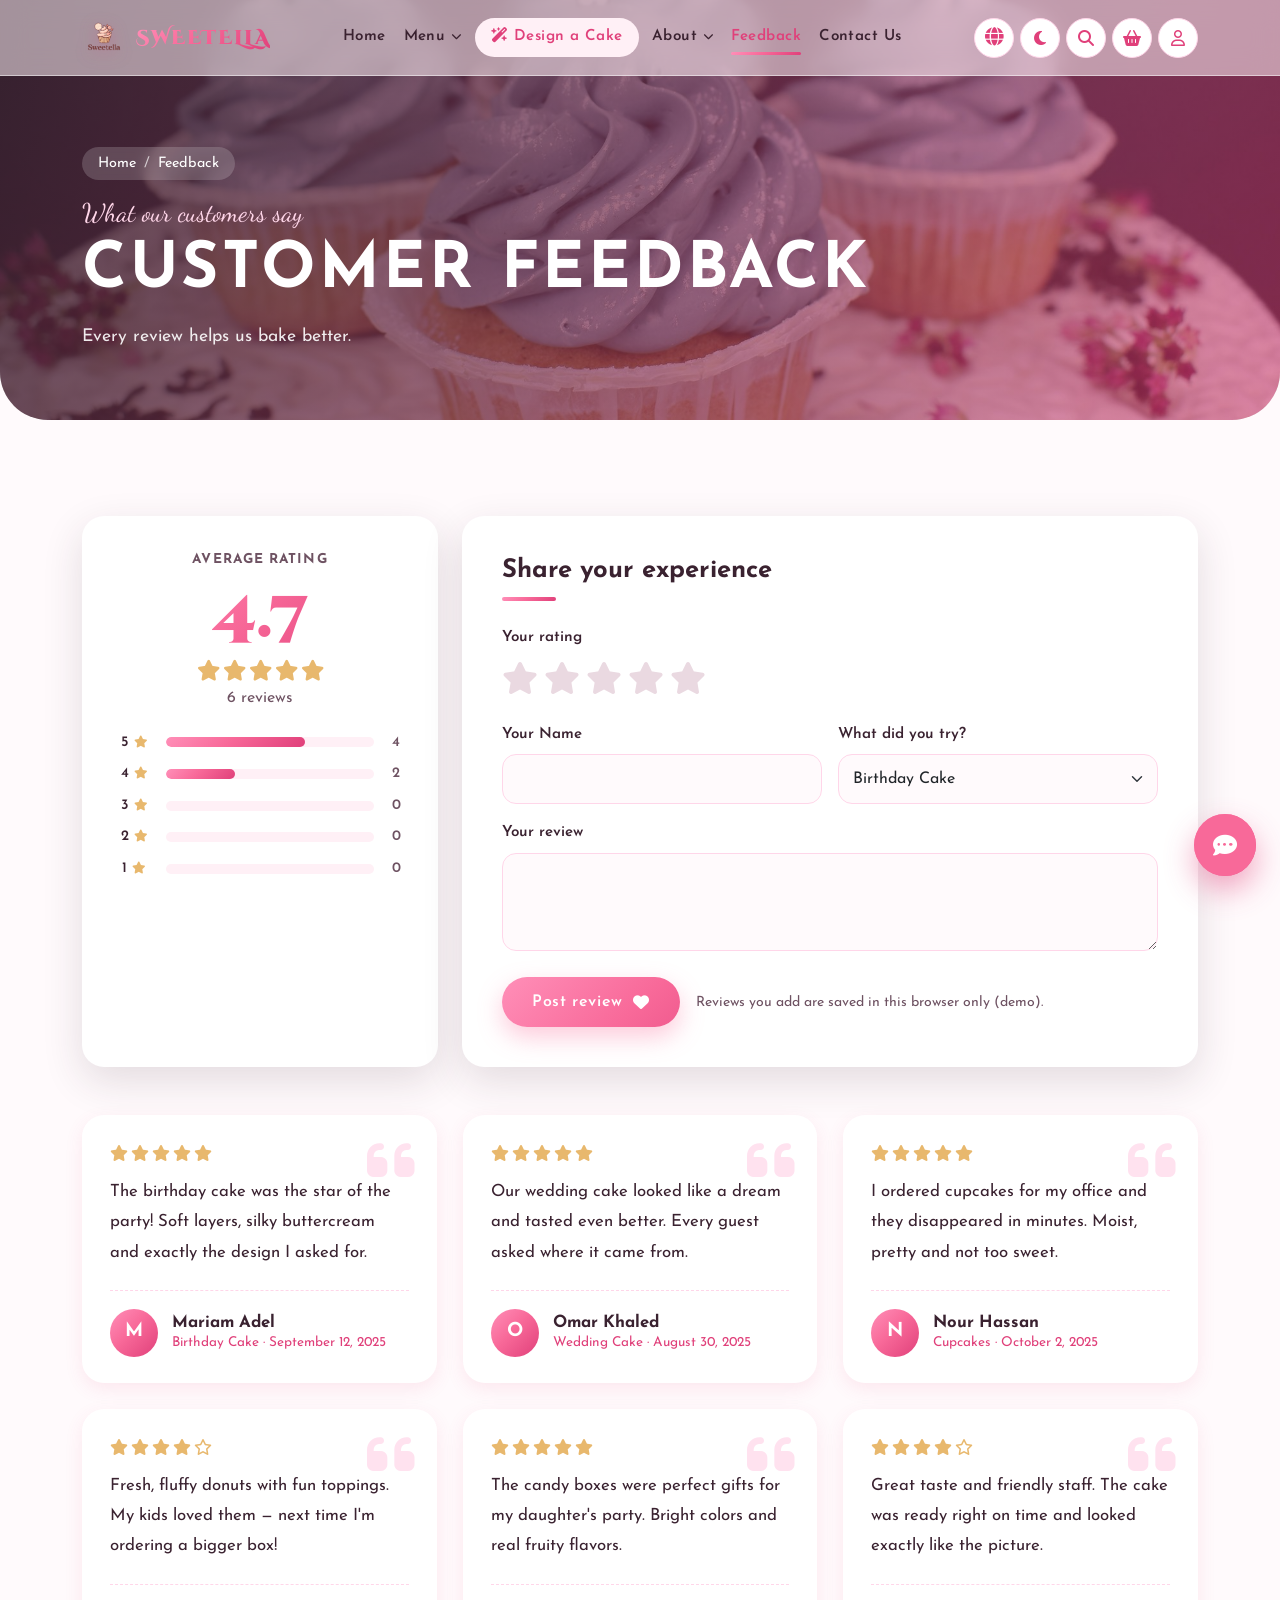
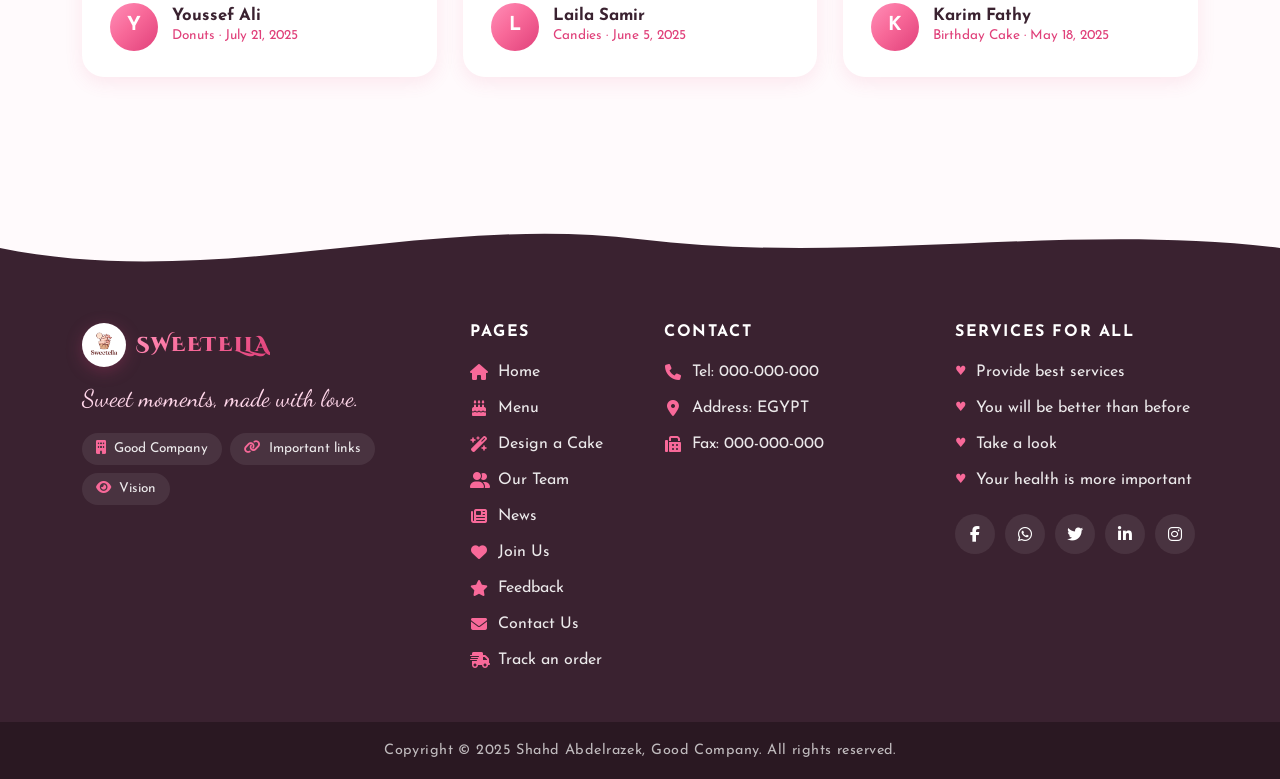
<file: feedback.html>
<!DOCTYPE html>
<html lang="en">
<head>
  <meta charset="UTF-8">
  <meta name="viewport" content="width=device-width, initial-scale=1.0">
  <meta name="description" content="Read what Sweetella customers say and share your own review.">
  <title>Sweetella</title>

  <script>
    try {
      var theme = localStorage.getItem("sweetella-theme");
      if (theme !== "light" && theme !== "dark") theme = matchMedia("(prefers-color-scheme: dark)").matches ? "dark" : "light";
      document.documentElement.setAttribute("data-theme", theme);
    } catch (error) {}
  </script>
  <meta name="theme-color" content="#f86999">
  <link rel="manifest" href="manifest.webmanifest">
  <link rel="icon" href="images/icons/icon-192.png">
  <link rel="apple-touch-icon" href="images/icons/icon-192.png">
  <link rel="stylesheet" href="css/bootstrap.min.css" id="bootstrap-css">
  <link rel="preconnect" href="https://fonts.googleapis.com">
  <link rel="preconnect" href="https://fonts.gstatic.com" crossorigin>
  <link href="https://fonts.googleapis.com/css2?family=Aref+Ruqaa:wght@400;700&family=Cairo:wght@400;600;700;800&family=Cinzel+Decorative:wght@700;900&family=Dancing+Script:wght@500..700&family=Josefin+Sans:wght@300..700&display=swap" rel="stylesheet">
  <link rel="stylesheet" href="https://cdnjs.cloudflare.com/ajax/libs/font-awesome/6.4.0/css/all.min.css">
  <link rel="stylesheet" href="css/style.css">
</head>

<body data-page="feedback" data-title-key="nav.feedback">
  <header id="site-header"></header>

  <main>
    <section class="page-hero">
      <div class="page-hero-bg" style="background-image: url('images/pexels-julias-torten-und-tortchen-434418-1120464.jpg')"></div>
      <div class="container page-hero-inner">
        <nav aria-label="breadcrumb">
          <ol class="sweet-breadcrumb">
            <li><a href="index.html" data-i18n="nav.home"></a></li>
            <li aria-current="page" data-i18n="nav.feedback"></li>
          </ol>
        </nav>
        <p class="kicker" data-i18n="fb.kicker"></p>
        <h1 class="page-hero-title" data-i18n="fb.title"></h1>
        <p class="page-hero-sub" data-i18n="fb.subtitle"></p>
      </div>
    </section>

    <section class="section">
      <div class="container">
        <div class="row g-4 mb-5">
          <div class="col-lg-4">
            <div class="rating-summary reveal" id="ratingSummary">
              <p class="side-label" data-i18n="fb.average"></p>
              <div class="avg-number" data-avg>5.0</div>
              <div data-avg-stars></div>
              <p class="avg-count"><span data-count>0</span> <span data-i18n="fb.reviews"></span></p>
              <div class="bars">
                <div class="bar-row" data-bar="5"><span>5 <i class="fa-solid fa-star" aria-hidden="true"></i></span><div class="bar"><div class="bar-fill"></div></div><span class="bar-count">0</span></div>
                <div class="bar-row" data-bar="4"><span>4 <i class="fa-solid fa-star" aria-hidden="true"></i></span><div class="bar"><div class="bar-fill"></div></div><span class="bar-count">0</span></div>
                <div class="bar-row" data-bar="3"><span>3 <i class="fa-solid fa-star" aria-hidden="true"></i></span><div class="bar"><div class="bar-fill"></div></div><span class="bar-count">0</span></div>
                <div class="bar-row" data-bar="2"><span>2 <i class="fa-solid fa-star" aria-hidden="true"></i></span><div class="bar"><div class="bar-fill"></div></div><span class="bar-count">0</span></div>
                <div class="bar-row" data-bar="1"><span>1 <i class="fa-solid fa-star" aria-hidden="true"></i></span><div class="bar"><div class="bar-fill"></div></div><span class="bar-count">0</span></div>
              </div>
            </div>
          </div>
          <div class="col-lg-8">
            <form class="feedback-form reveal" id="feedbackForm">
              <h2 class="contact-card-title" data-i18n="fb.formTitle"></h2>
              <div class="mb-3">
                <span class="form-label d-block" data-i18n="fb.rating"></span>
                <div class="star-input" role="radiogroup">
                  <input type="radio" id="star5" name="rating" value="5"><label for="star5" title="5/5"><i class="fa-solid fa-star" aria-hidden="true"></i><span class="visually-hidden">5/5</span></label>
                  <input type="radio" id="star4" name="rating" value="4"><label for="star4" title="4/5"><i class="fa-solid fa-star" aria-hidden="true"></i><span class="visually-hidden">4/5</span></label>
                  <input type="radio" id="star3" name="rating" value="3"><label for="star3" title="3/5"><i class="fa-solid fa-star" aria-hidden="true"></i><span class="visually-hidden">3/5</span></label>
                  <input type="radio" id="star2" name="rating" value="2"><label for="star2" title="2/5"><i class="fa-solid fa-star" aria-hidden="true"></i><span class="visually-hidden">2/5</span></label>
                  <input type="radio" id="star1" name="rating" value="1"><label for="star1" title="1/5"><i class="fa-solid fa-star" aria-hidden="true"></i><span class="visually-hidden">1/5</span></label>
                </div>
              </div>
              <div class="row g-3">
                <div class="col-md-6">
                  <label class="form-label" for="reviewName" data-i18n="contact.name"></label>
                  <input class="form-control sweet-input" id="reviewName" name="reviewName" maxlength="40" required>
                </div>
                <div class="col-md-6">
                  <label class="form-label" for="reviewItem" data-i18n="fb.item"></label>
                  <select class="form-select sweet-input" id="reviewItem" name="reviewItem">
                      <option value="birthday" data-i18n="cat.birthday"></option>
                      <option value="wedding" data-i18n="cat.wedding"></option>
                      <option value="cupcakes" data-i18n="cat.cupcakes"></option>
                      <option value="candies" data-i18n="cat.candies"></option>
                      <option value="donuts" data-i18n="cat.donuts"></option>
                  </select>
                </div>
                <div class="col-12">
                  <label class="form-label" for="reviewText" data-i18n="fb.comment"></label>
                  <textarea class="form-control sweet-input" id="reviewText" name="reviewText" rows="3" maxlength="400" required></textarea>
                </div>
              </div>
              <div class="contact-actions">
                <button type="submit" class="btn-sweet"><span data-i18n="fb.submit"></span> <i class="fa-solid fa-heart" aria-hidden="true"></i></button>
                <span class="req-note" data-i18n="fb.localNote"></span>
              </div>
            </form>
          </div>
        </div>

        <div class="review-grid" id="reviewList"></div>
      </div>
    </section>
  </main>

  <footer id="site-footer" class="site-footer"></footer>

  <script src="js/bootstrap.bundle.min.js"></script>
  <script src="js/i18n.js"></script>
  <script src="js/store.js"></script>
  <script src="js/chatbot.js"></script>
  <script src="js/track.js"></script>
  <script src="js/script.js"></script>
</body>
</html>
</file>
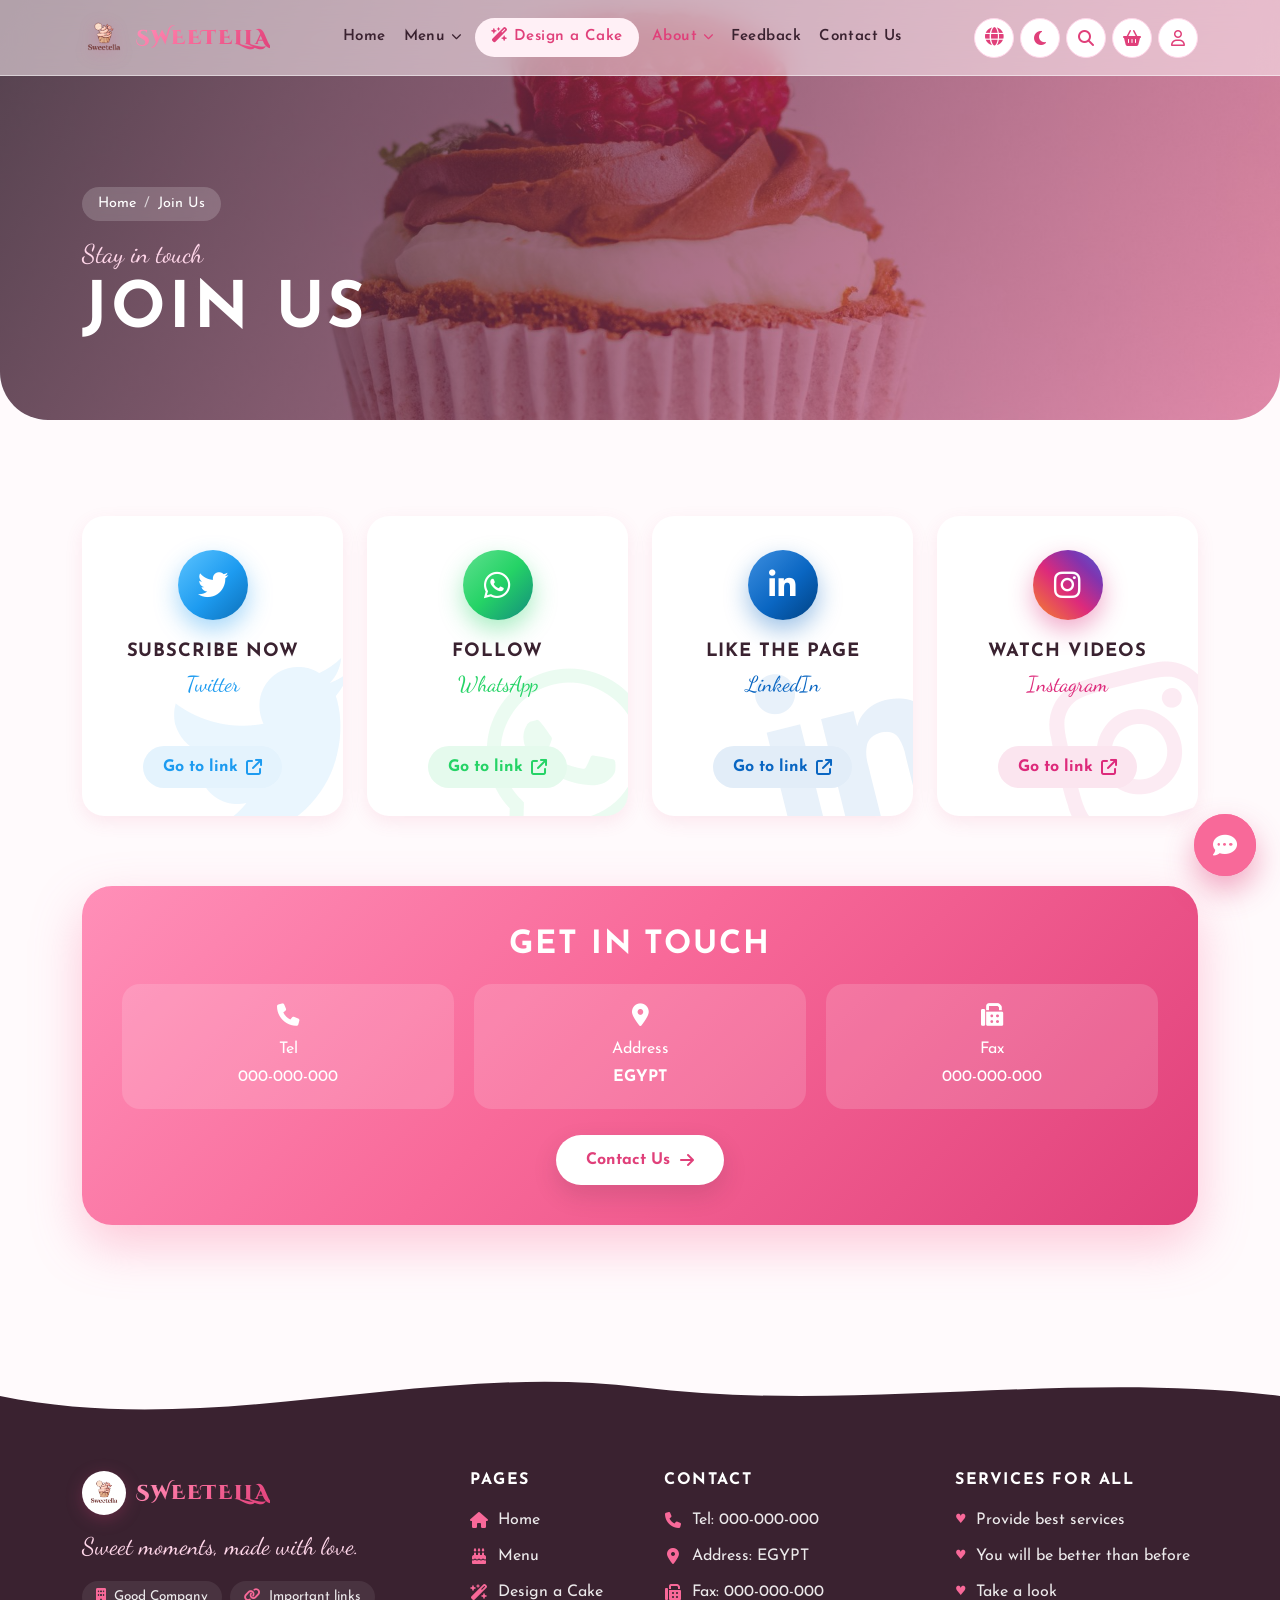
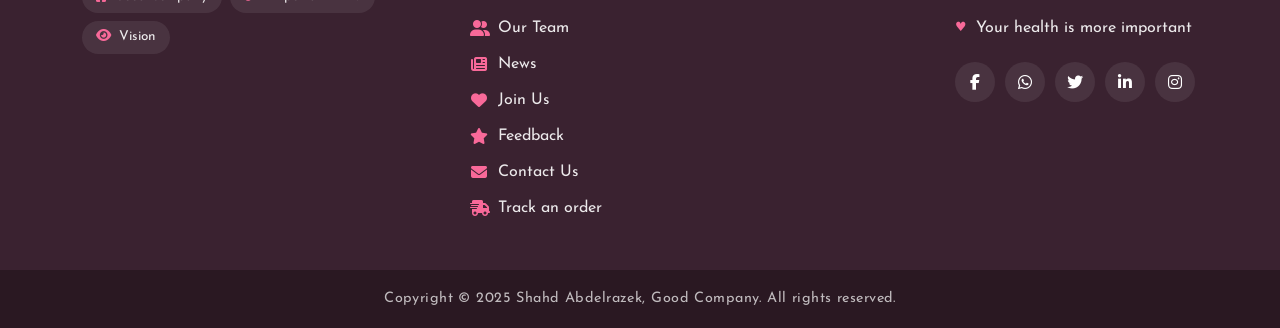
<file: join.html>
<!DOCTYPE html>
<html lang="en">
<head>
  <meta charset="UTF-8">
  <meta name="viewport" content="width=device-width, initial-scale=1.0">
  <meta name="description" content="Follow Sweetella on social media.">
  <title>Sweetella</title>

  <script>
    try {
      var theme = localStorage.getItem("sweetella-theme");
      if (theme !== "light" && theme !== "dark") theme = matchMedia("(prefers-color-scheme: dark)").matches ? "dark" : "light";
      document.documentElement.setAttribute("data-theme", theme);
    } catch (error) {}
  </script>
  <meta name="theme-color" content="#f86999">
  <link rel="manifest" href="manifest.webmanifest">
  <link rel="icon" href="images/icons/icon-192.png">
  <link rel="apple-touch-icon" href="images/icons/icon-192.png">
  <link rel="stylesheet" href="css/bootstrap.min.css" id="bootstrap-css">
  <link rel="preconnect" href="https://fonts.googleapis.com">
  <link rel="preconnect" href="https://fonts.gstatic.com" crossorigin>
  <link href="https://fonts.googleapis.com/css2?family=Aref+Ruqaa:wght@400;700&family=Cairo:wght@400;600;700;800&family=Cinzel+Decorative:wght@700;900&family=Dancing+Script:wght@500..700&family=Josefin+Sans:wght@300..700&display=swap" rel="stylesheet">
  <link rel="stylesheet" href="https://cdnjs.cloudflare.com/ajax/libs/font-awesome/6.4.0/css/all.min.css">
  <link rel="stylesheet" href="css/style.css">
</head>

<body data-page="join" data-title-key="nav.join">
  <header id="site-header"></header>

  <main>
    <section class="page-hero">
      <div class="page-hero-bg" style="background-image: url('images/pexels-vojtech-okenka-127162-1055272.jpg')"></div>
      <div class="container page-hero-inner">
        <nav aria-label="breadcrumb">
          <ol class="sweet-breadcrumb">
            <li><a href="index.html" data-i18n="nav.home"></a></li>
            <li aria-current="page" data-i18n="nav.join"></li>
          </ol>
        </nav>
        <p class="kicker" data-i18n="join.kicker"></p>
        <h1 class="page-hero-title" data-i18n="join.title"></h1>
      </div>
    </section>

    <section class="section">
      <div class="container">
        <div class="join-grid">
          <a class="join-card join-twitter reveal" href="#" aria-label="Twitter">
            <i class="fab fa-twitter join-bg-icon" aria-hidden="true"></i>
            <span class="join-badge"><i class="fab fa-twitter" aria-hidden="true"></i></span>
            <p class="join-label" data-i18n="join.subscribe"></p>
            <span class="join-brand">Twitter</span>
            <span class="join-go"><span data-i18n="join.go"></span> <i class="fa-solid fa-arrow-up-right-from-square" aria-hidden="true"></i></span>
          </a>
          <a class="join-card join-whatsapp reveal" href="#" aria-label="WhatsApp">
            <i class="fab fa-whatsapp join-bg-icon" aria-hidden="true"></i>
            <span class="join-badge"><i class="fab fa-whatsapp" aria-hidden="true"></i></span>
            <p class="join-label" data-i18n="join.follow"></p>
            <span class="join-brand">WhatsApp</span>
            <span class="join-go"><span data-i18n="join.go"></span> <i class="fa-solid fa-arrow-up-right-from-square" aria-hidden="true"></i></span>
          </a>
          <a class="join-card join-linkedin reveal" href="#" aria-label="LinkedIn">
            <i class="fab fa-linkedin-in join-bg-icon" aria-hidden="true"></i>
            <span class="join-badge"><i class="fab fa-linkedin-in" aria-hidden="true"></i></span>
            <p class="join-label" data-i18n="join.like"></p>
            <span class="join-brand">LinkedIn</span>
            <span class="join-go"><span data-i18n="join.go"></span> <i class="fa-solid fa-arrow-up-right-from-square" aria-hidden="true"></i></span>
          </a>
          <a class="join-card join-instagram reveal" href="#" aria-label="Instagram">
            <i class="fab fa-instagram join-bg-icon" aria-hidden="true"></i>
            <span class="join-badge"><i class="fab fa-instagram" aria-hidden="true"></i></span>
            <p class="join-label" data-i18n="join.watch"></p>
            <span class="join-brand">Instagram</span>
            <span class="join-go"><span data-i18n="join.go"></span> <i class="fa-solid fa-arrow-up-right-from-square" aria-hidden="true"></i></span>
          </a>
        </div>

        <div class="contact-strip reveal">
          <h2 class="section-title small" data-i18n="join.contact"></h2>
          <div class="contact-items">
            <div><i class="fa-solid fa-phone" aria-hidden="true"></i><span data-i18n="footer.tel"></span><bdi>000-000-000</bdi></div>
            <div><i class="fa-solid fa-location-dot" aria-hidden="true"></i><span data-i18n="footer.address"></span><strong data-i18n="footer.egypt"></strong></div>
            <div><i class="fa-solid fa-fax" aria-hidden="true"></i><span data-i18n="footer.fax"></span><bdi>000-000-000</bdi></div>
          </div>
          <a class="btn-light-sweet" href="contact.html"><span data-i18n="nav.contact"></span> <i class="fa-solid fa-arrow-right flip-rtl" aria-hidden="true"></i></a>
        </div>
      </div>
    </section>
  </main>

  <footer id="site-footer" class="site-footer"></footer>

  <script src="js/bootstrap.bundle.min.js"></script>
  <script src="js/i18n.js"></script>
  <script src="js/store.js"></script>
  <script src="js/chatbot.js"></script>
  <script src="js/track.js"></script>
  <script src="js/script.js"></script>
</body>
</html>
</file>
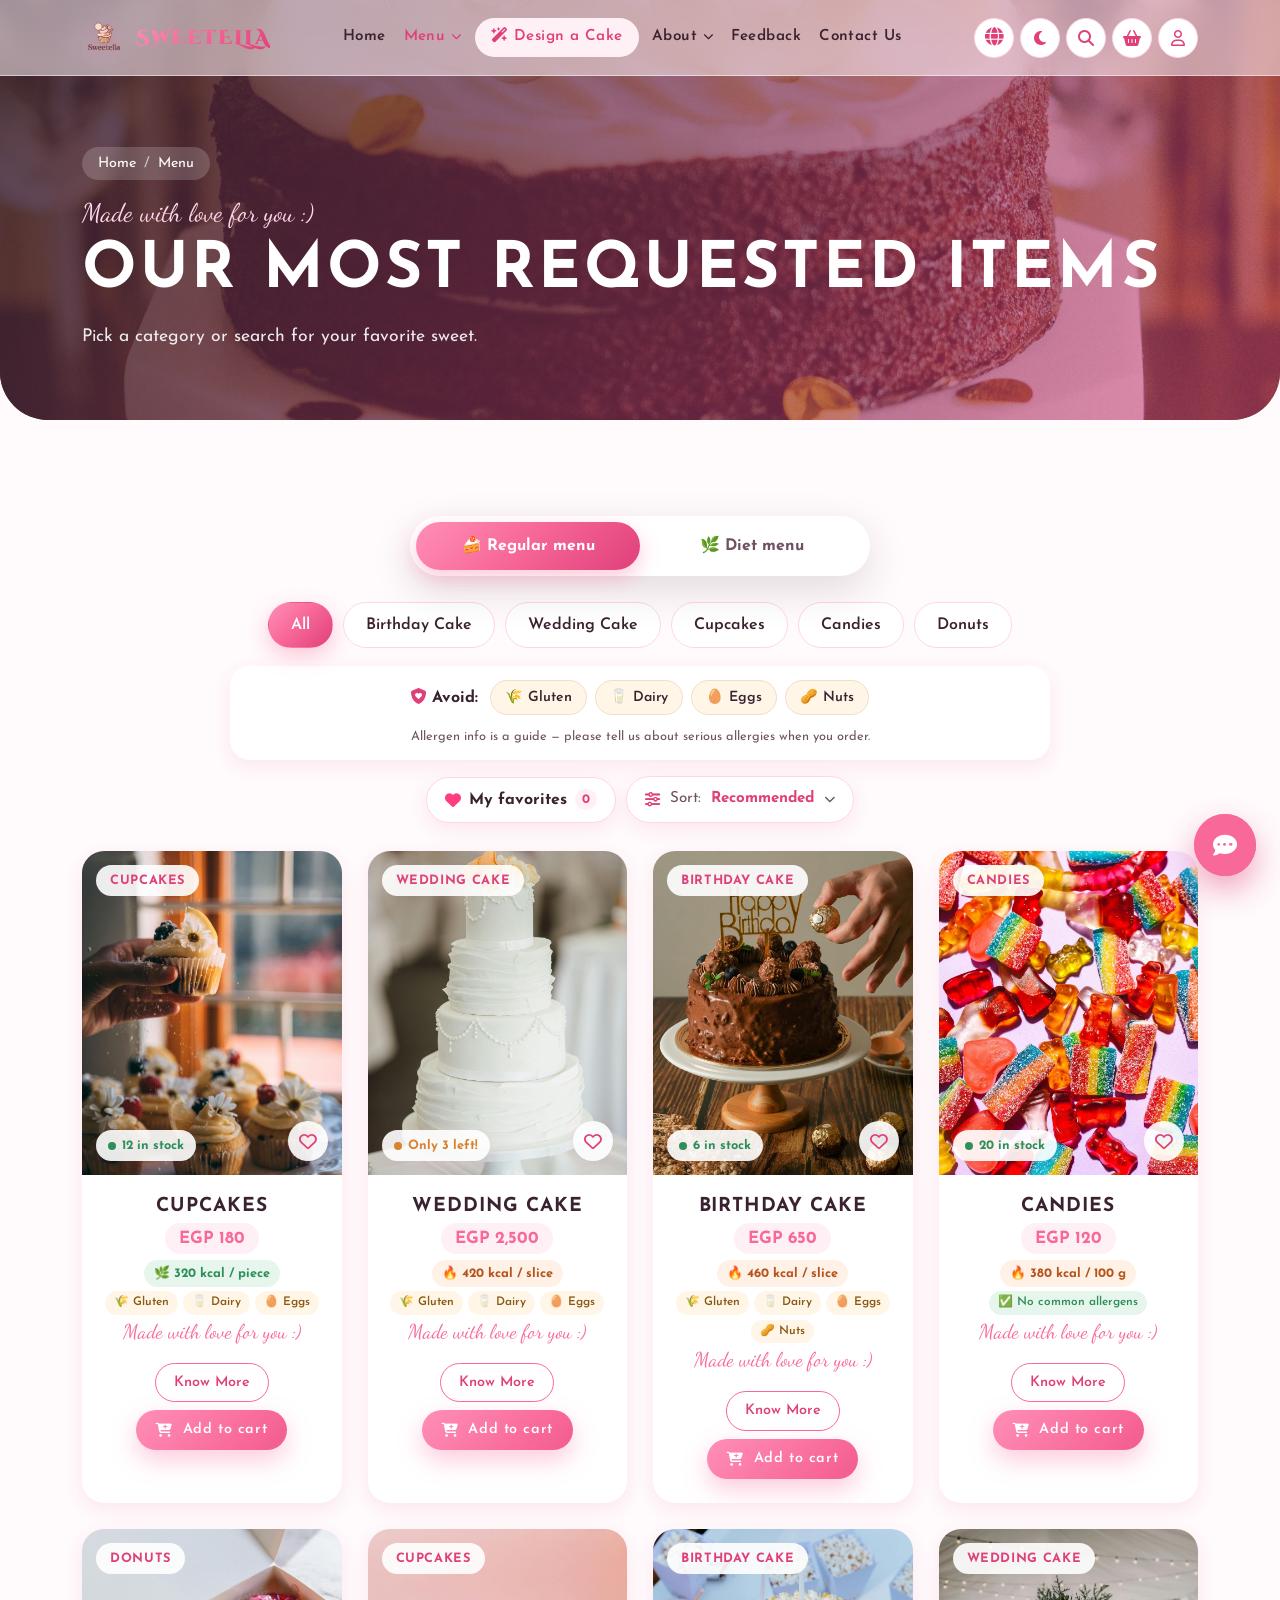
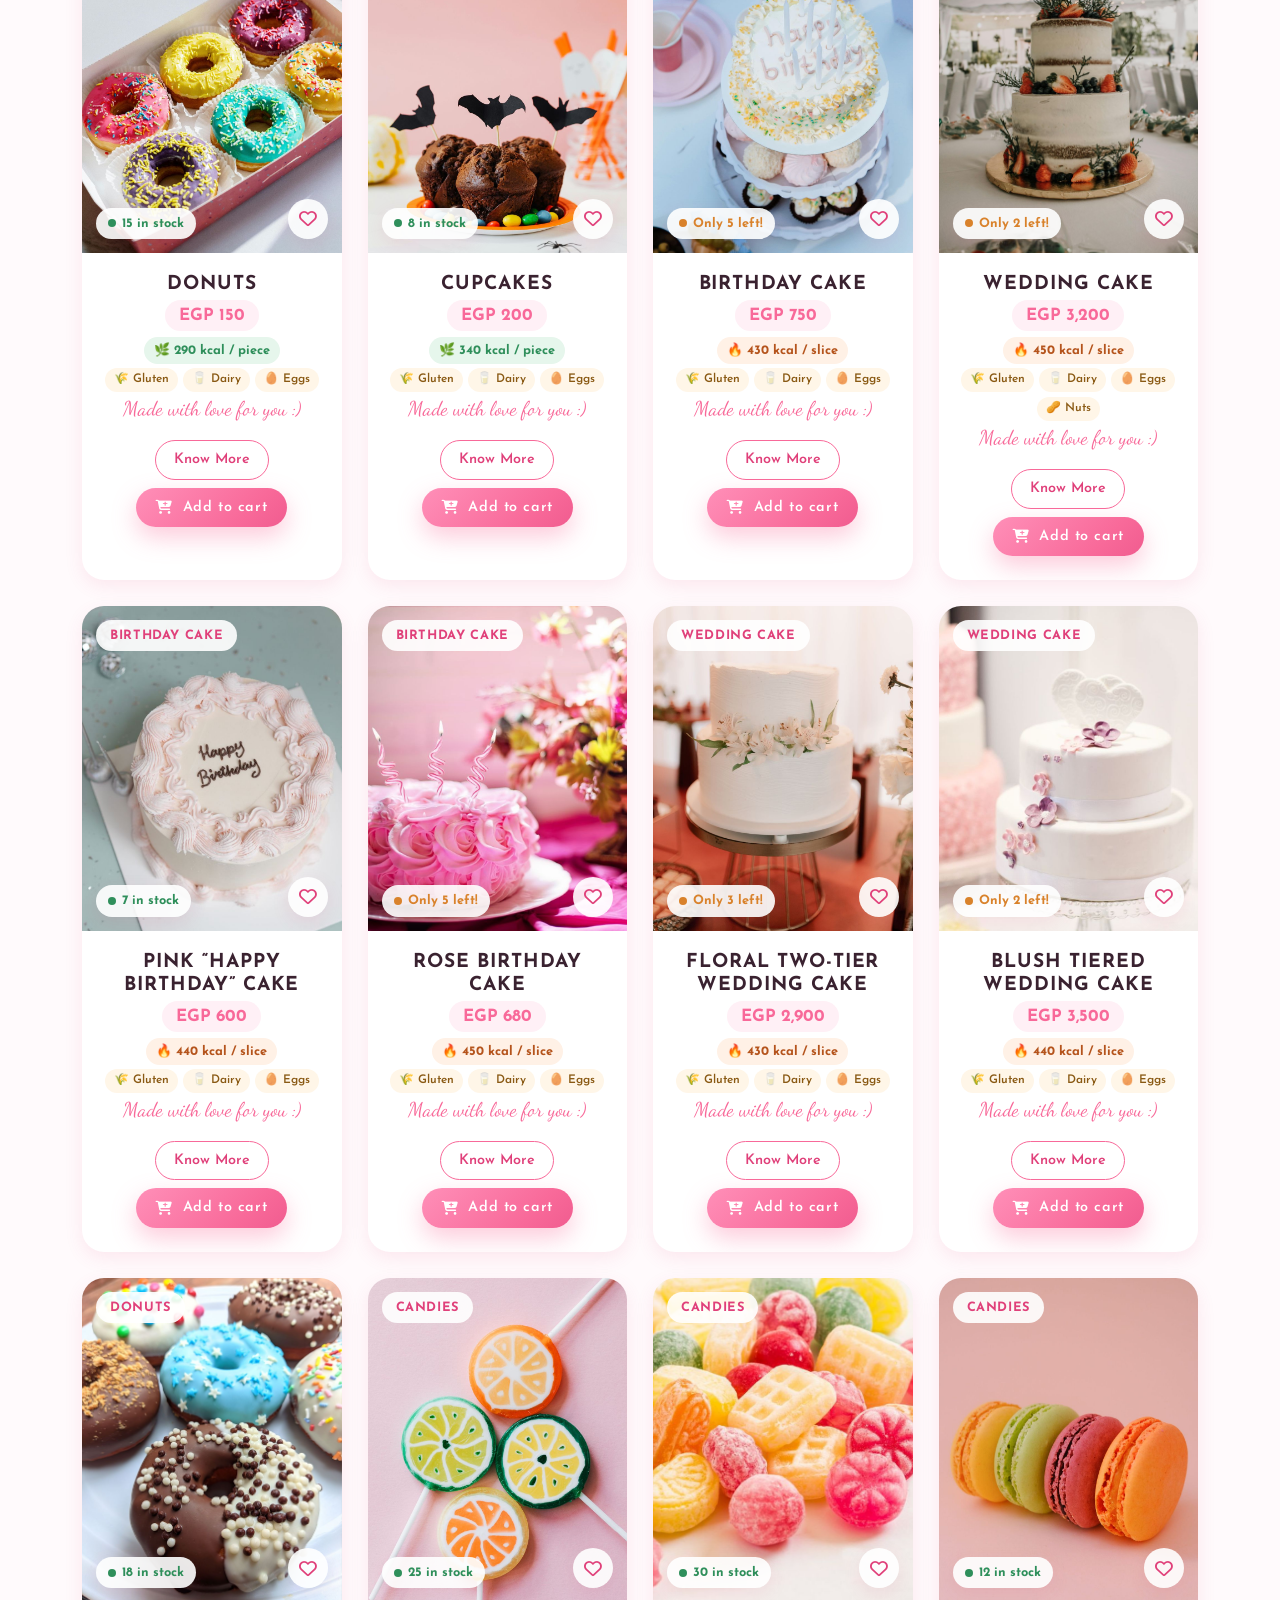
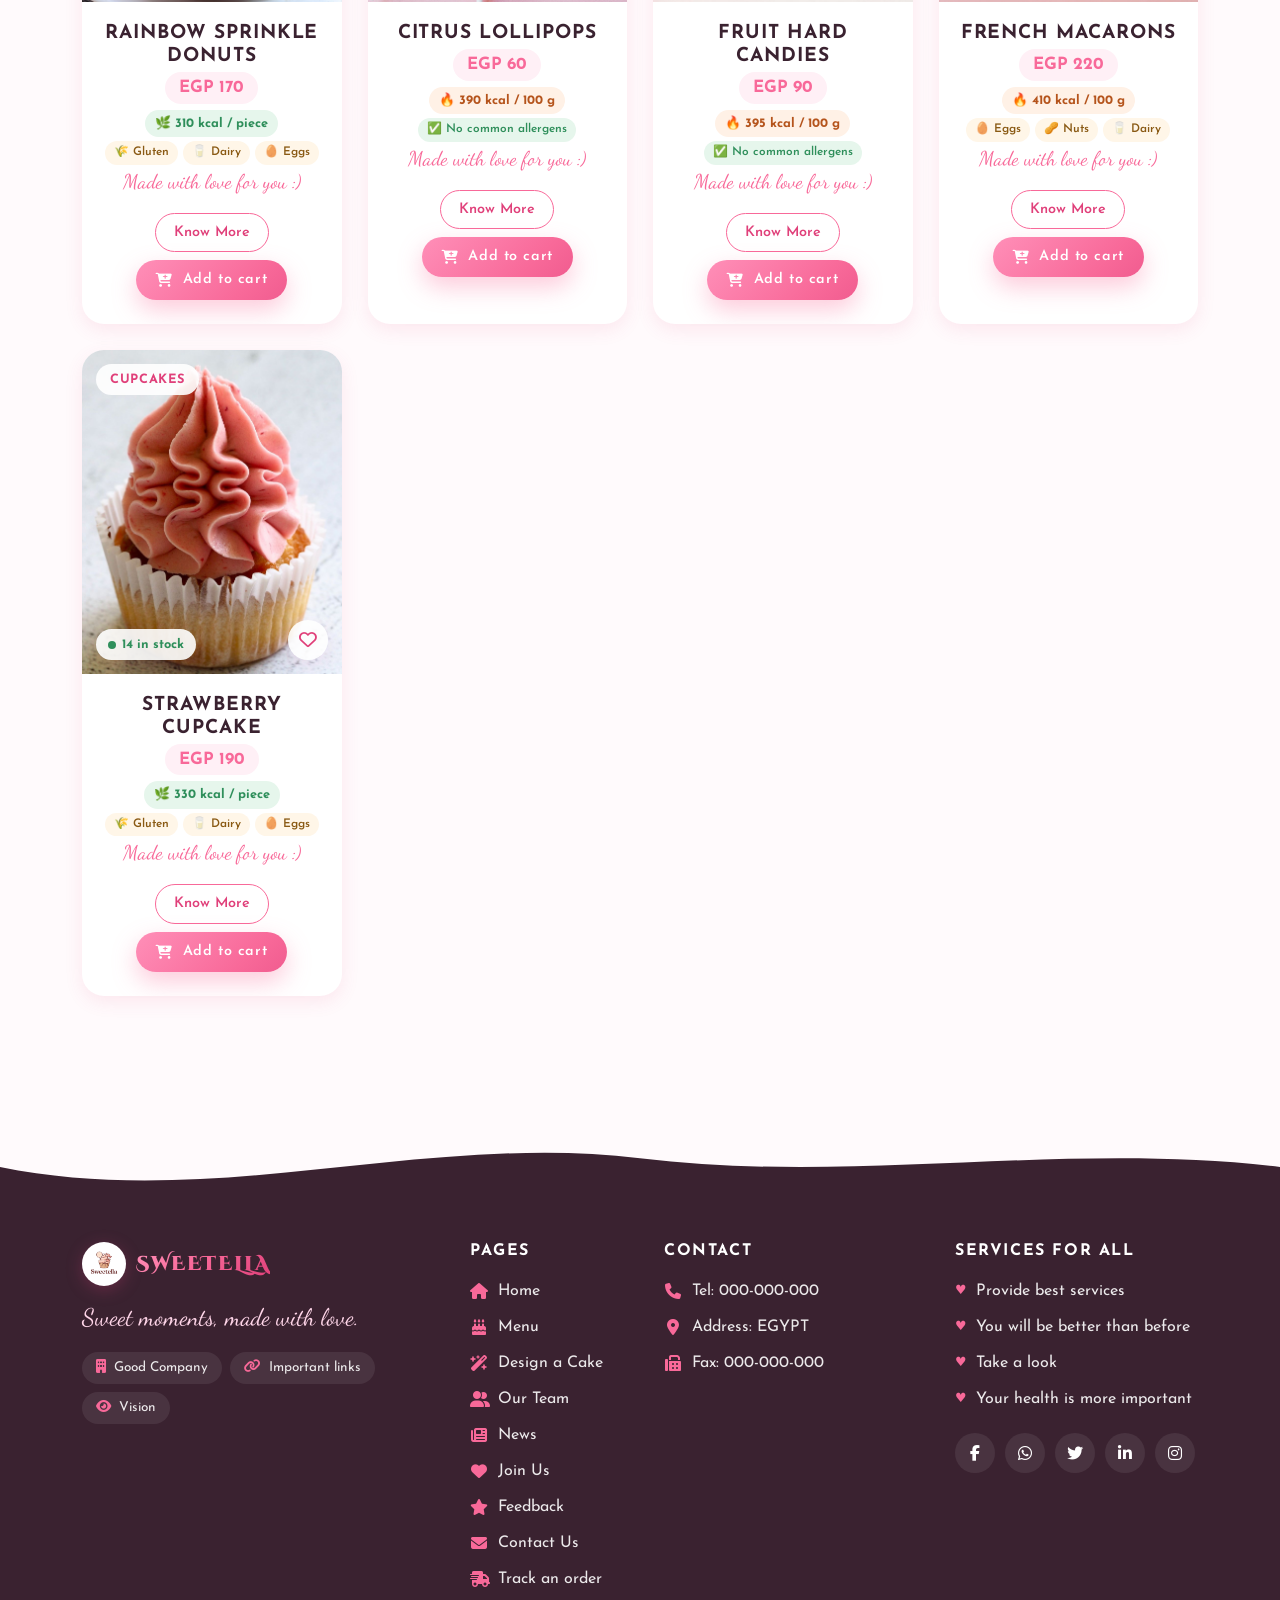
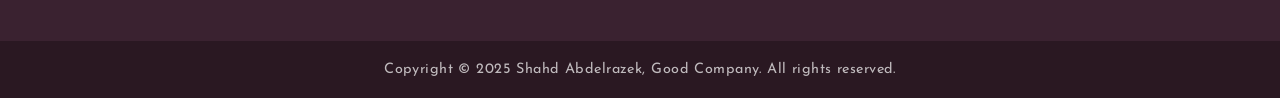
<file: menu.html>
<!DOCTYPE html>
<html lang="en">
<head>
  <meta charset="UTF-8">
  <meta name="viewport" content="width=device-width, initial-scale=1.0">
  <meta name="description" content="Browse Sweetella's menu: birthday and wedding cakes, cupcakes, donuts and candies, with a diet menu, calories and allergen info.">
  <title>Sweetella</title>

  <script>
    try {
      var theme = localStorage.getItem("sweetella-theme");
      if (theme !== "light" && theme !== "dark") theme = matchMedia("(prefers-color-scheme: dark)").matches ? "dark" : "light";
      document.documentElement.setAttribute("data-theme", theme);
    } catch (error) {}
  </script>
  <meta name="theme-color" content="#f86999">
  <link rel="manifest" href="manifest.webmanifest">
  <link rel="icon" href="images/icons/icon-192.png">
  <link rel="apple-touch-icon" href="images/icons/icon-192.png">
  <link rel="stylesheet" href="css/bootstrap.min.css" id="bootstrap-css">
  <link rel="preconnect" href="https://fonts.googleapis.com">
  <link rel="preconnect" href="https://fonts.gstatic.com" crossorigin>
  <link href="https://fonts.googleapis.com/css2?family=Aref+Ruqaa:wght@400;700&family=Cairo:wght@400;600;700;800&family=Cinzel+Decorative:wght@700;900&family=Dancing+Script:wght@500..700&family=Josefin+Sans:wght@300..700&display=swap" rel="stylesheet">
  <link rel="stylesheet" href="https://cdnjs.cloudflare.com/ajax/libs/font-awesome/6.4.0/css/all.min.css">
  <link rel="stylesheet" href="css/style.css">
</head>

<body data-page="menu" data-title-key="nav.menu">
  <header id="site-header"></header>

  <main>
    <section class="page-hero">
      <div class="page-hero-bg" style="background-image: url('images/pexels-n-voitkevich-7826287.jpg')"></div>
      <div class="container page-hero-inner">
        <nav aria-label="breadcrumb">
          <ol class="sweet-breadcrumb">
            <li><a href="index.html" data-i18n="nav.home"></a></li>
            <li aria-current="page" data-i18n="nav.menu"></li>
          </ol>
        </nav>
        <p class="kicker" data-i18n="menu.love"></p>
        <h1 class="page-hero-title" data-i18n="menu.title"></h1>
          <p class="page-hero-sub" data-i18n="menu.subtitle"></p>
      </div>
    </section>

    <section class="section">
      <div class="container">
        <div class="mode-switch reveal" role="group" data-i18n-aria="diet.title">
          <button type="button" data-mode="regular" aria-pressed="true">🍰 <span data-i18n="diet.regular"></span></button>
          <button type="button" data-mode="diet" aria-pressed="false">🌿 <span data-i18n="diet.diet"></span></button>
          <span class="mode-thumb" aria-hidden="true"></span>
        </div>
        <div class="diet-panel reveal" id="dietPanel" hidden>
          <div class="diet-panel-text">
            <strong>🌿 <span data-i18n="diet.title"></span></strong>
            <p data-i18n="diet.text"></p>
          </div>
          <label class="goal-box">
            <span data-i18n="diet.goal"></span>
            <input type="number" id="kcalGoal" min="800" max="4000" step="50" value="1500" inputmode="numeric">
            <small data-i18n="kcal.unit"></small>
          </label>
        </div>
        <div class="filter-bar reveal" role="group" aria-label="Filter">
          <button type="button" class="filter-pill" data-filter="all" aria-pressed="false" data-i18n="cat.all"></button>
          <button type="button" class="filter-pill" data-filter="birthday" aria-pressed="false" data-i18n="cat.birthday"></button>
          <button type="button" class="filter-pill" data-filter="wedding" aria-pressed="false" data-i18n="cat.wedding"></button>
          <button type="button" class="filter-pill" data-filter="cupcakes" aria-pressed="false" data-i18n="cat.cupcakes"></button>
          <button type="button" class="filter-pill" data-filter="candies" aria-pressed="false" data-i18n="cat.candies"></button>
          <button type="button" class="filter-pill" data-filter="donuts" aria-pressed="false" data-i18n="cat.donuts"></button>
        </div>
        <div class="avoid-bar reveal" role="group" aria-labelledby="avoidLabel">
          <span class="avoid-label" id="avoidLabel"><i class="fa-solid fa-shield-heart" aria-hidden="true"></i> <span data-i18n="allergen.avoid"></span></span>
          <button type="button" class="avoid-pill" data-avoid="gluten" aria-pressed="false">🌾 <span data-i18n="allergen.gluten"></span></button>
          <button type="button" class="avoid-pill" data-avoid="dairy" aria-pressed="false">🥛 <span data-i18n="allergen.dairy"></span></button>
          <button type="button" class="avoid-pill" data-avoid="eggs" aria-pressed="false">🥚 <span data-i18n="allergen.eggs"></span></button>
          <button type="button" class="avoid-pill" data-avoid="nuts" aria-pressed="false">🥜 <span data-i18n="allergen.nuts"></span></button>
          <p class="avoid-note" data-i18n="allergen.note"></p>
        </div>
        <div class="diet-bar reveal">
          <button type="button" class="fav-filter" id="favFilter" aria-pressed="false"><i class="fa-solid fa-heart" aria-hidden="true"></i> <span data-i18n="fav.mine"></span> <span class="fav-count" id="favCount">0</span></button>
          <div class="dropdown sort-dd">
            <button type="button" class="sort-btn" id="sortBtn" data-bs-toggle="dropdown" data-bs-offset="0,8" aria-expanded="false" aria-haspopup="true">
              <i class="fa-solid fa-sliders" aria-hidden="true"></i>
              <span class="sort-pre"><span data-i18n="sort.label"></span>:</span>
              <strong id="sortCurrent" data-i18n="sort.default"></strong>
              <i class="fa-solid fa-chevron-down sort-caret" aria-hidden="true"></i>
            </button>
            <ul class="dropdown-menu sweet-dropdown sort-menu" role="menu" aria-labelledby="sortBtn">
              <li><button type="button" class="dropdown-item sort-option" data-sort="default" role="menuitemradio" aria-checked="false"><span class="sort-ic"><i class="fa-solid fa-star" aria-hidden="true"></i></span><span data-i18n="sort.default"></span><i class="fa-solid fa-check sort-check" aria-hidden="true"></i></button></li>
              <li><button type="button" class="dropdown-item sort-option" data-sort="kcal" role="menuitemradio" aria-checked="false"><span class="sort-ic"><i class="fa-solid fa-fire-flame-curved" aria-hidden="true"></i></span><span data-i18n="sort.kcal"></span><i class="fa-solid fa-check sort-check" aria-hidden="true"></i></button></li>
              <li><button type="button" class="dropdown-item sort-option" data-sort="priceAsc" role="menuitemradio" aria-checked="false"><span class="sort-ic"><i class="fa-solid fa-arrow-up-wide-short" aria-hidden="true"></i></span><span data-i18n="sort.priceAsc"></span><i class="fa-solid fa-check sort-check" aria-hidden="true"></i></button></li>
              <li><button type="button" class="dropdown-item sort-option" data-sort="priceDesc" role="menuitemradio" aria-checked="false"><span class="sort-ic"><i class="fa-solid fa-arrow-down-wide-short" aria-hidden="true"></i></span><span data-i18n="sort.priceDesc"></span><i class="fa-solid fa-check sort-check" aria-hidden="true"></i></button></li>
            </ul>
          </div>
        </div>
        <div class="search-info" id="searchInfo" hidden>
          <span data-i18n="menu.resultsFor"></span> <strong id="searchTerm"></strong>
          <button type="button" class="link-btn" id="clearSearch"><i class="fa-solid fa-xmark" aria-hidden="true"></i> <span data-i18n="menu.clear"></span></button>
        </div>

        <div class="menu-grid" id="menuGrid"></div>
        <p class="menu-empty" id="menuEmpty" hidden><i class="fa-regular fa-face-frown" aria-hidden="true"></i> <span data-i18n="menu.empty"></span></p>
      </div>
    </section>

    <div class="modal fade" id="itemModal" tabindex="-1" aria-labelledby="itemModalTitle" aria-hidden="true">
      <div class="modal-dialog modal-dialog-centered modal-lg">
        <div class="modal-content sweet-modal item-modal">
          <button type="button" class="btn-close item-modal-close" data-bs-dismiss="modal" data-i18n-aria="modal.close"></button>
          <div class="row g-0 item-modal-content" data-product="p1">
            <div class="col-md-5"><img class="item-modal-img" src="images/pexels-taryn-elliott-4099126.jpg" alt=""></div>
            <div class="col-md-7 item-modal-text">
              <p class="kicker" data-i18n="menu.love"></p>
              <h3 id="itemModalTitle" data-modal-title data-i18n="cat.cupcakes"></h3>
              <div class="price-row start"><p class="price-tag big" data-price></p><span data-kcal></span></div>
              <p class="kcal-daily" data-kcal-daily></p>
              <p class="diet-note" data-diet-note hidden></p>
              <div class="allergens modal-allergens" data-allergens></div>
              <p><strong data-modal-lead data-i18n="desc.cupcakes.lead"></strong> <span data-modal-body data-i18n="desc.cupcakes.body"></span></p>
              <span class="stock-badge static" data-stock-badge></span>
              <div class="menu-actions mt-3">
                <button type="button" class="btn-sweet" data-add-to-cart><i class="fa-solid fa-cart-plus" aria-hidden="true"></i> <span data-i18n="cart.add"></span></button>
                <a class="btn-outline-sweet" href="contact.html" data-i18n="nav.contact"></a>
              </div>
            </div>
          </div>
        </div>
      </div>
    </div>
  </main>

  <footer id="site-footer" class="site-footer"></footer>

  <script src="js/bootstrap.bundle.min.js"></script>
  <script src="js/i18n.js"></script>
  <script src="js/store.js"></script>
  <script src="js/chatbot.js"></script>
  <script src="js/track.js"></script>
  <script src="js/script.js"></script>
</body>
</html>
</file>
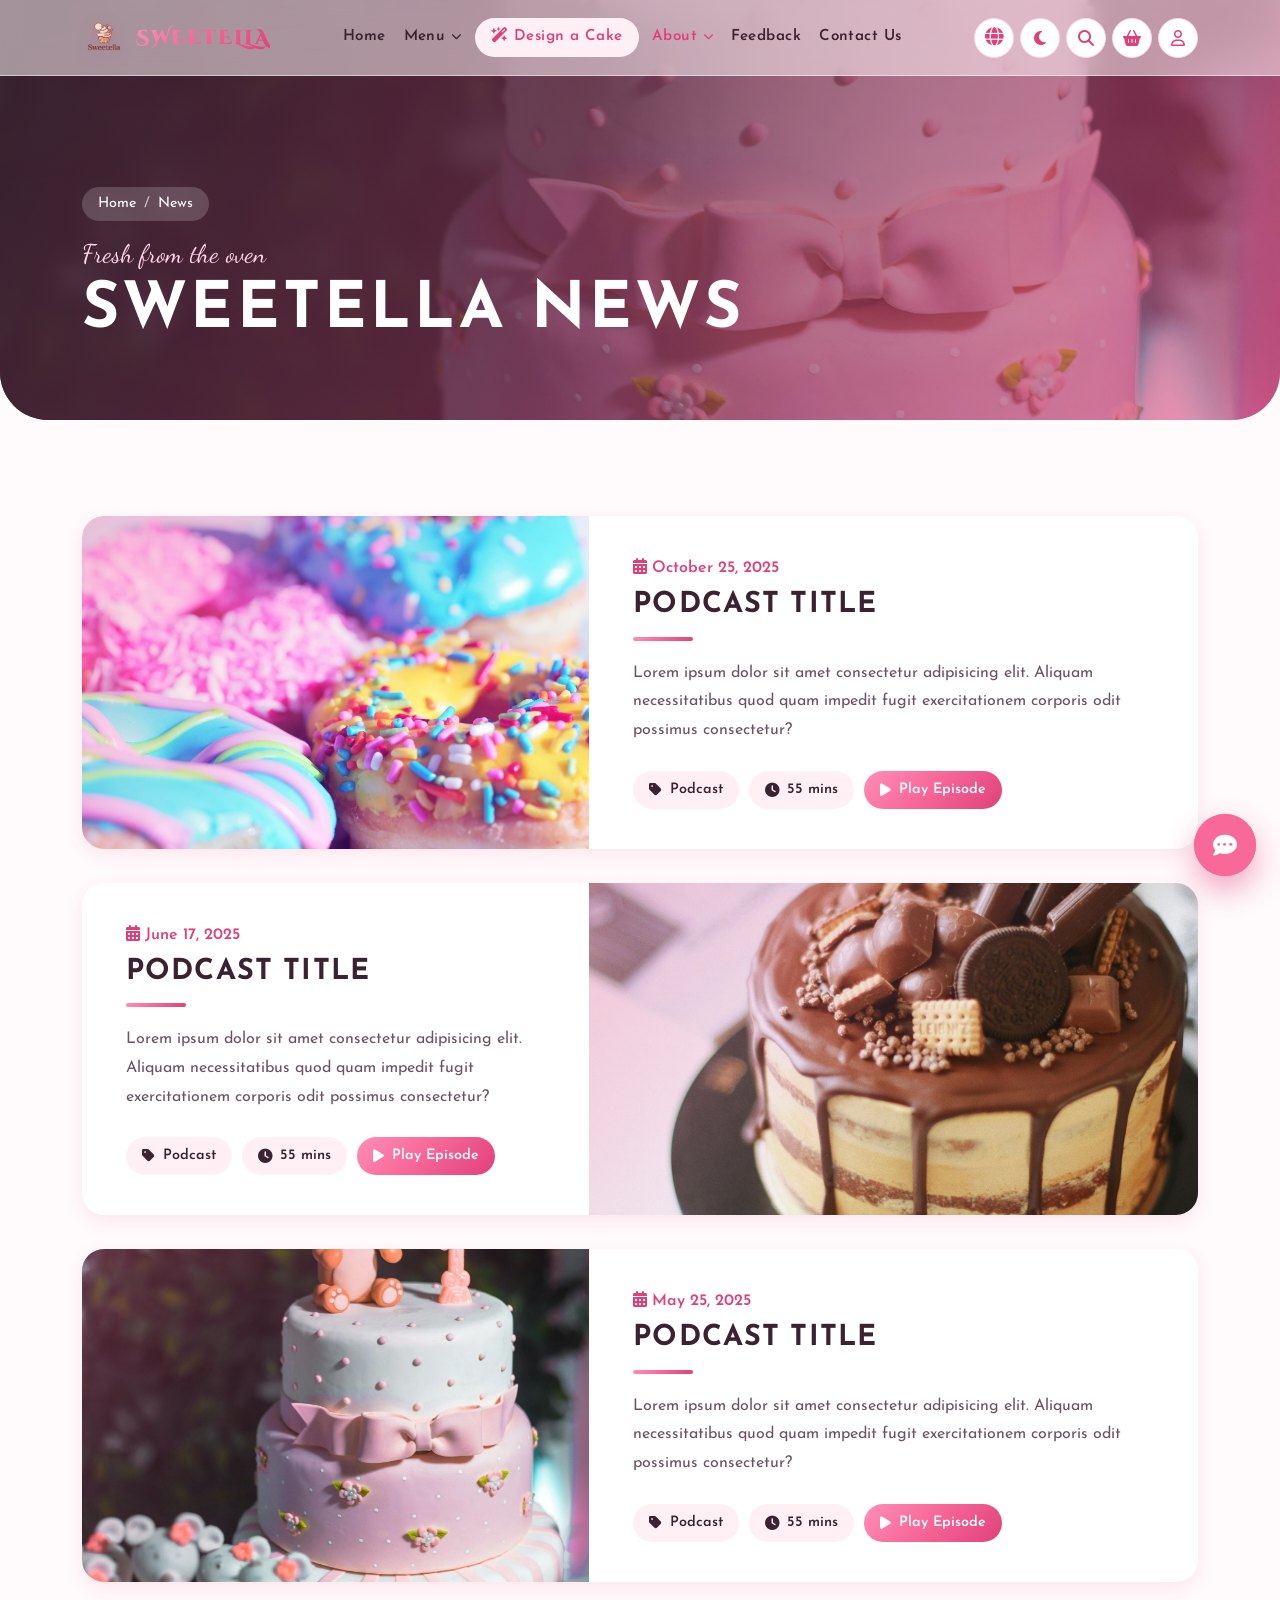
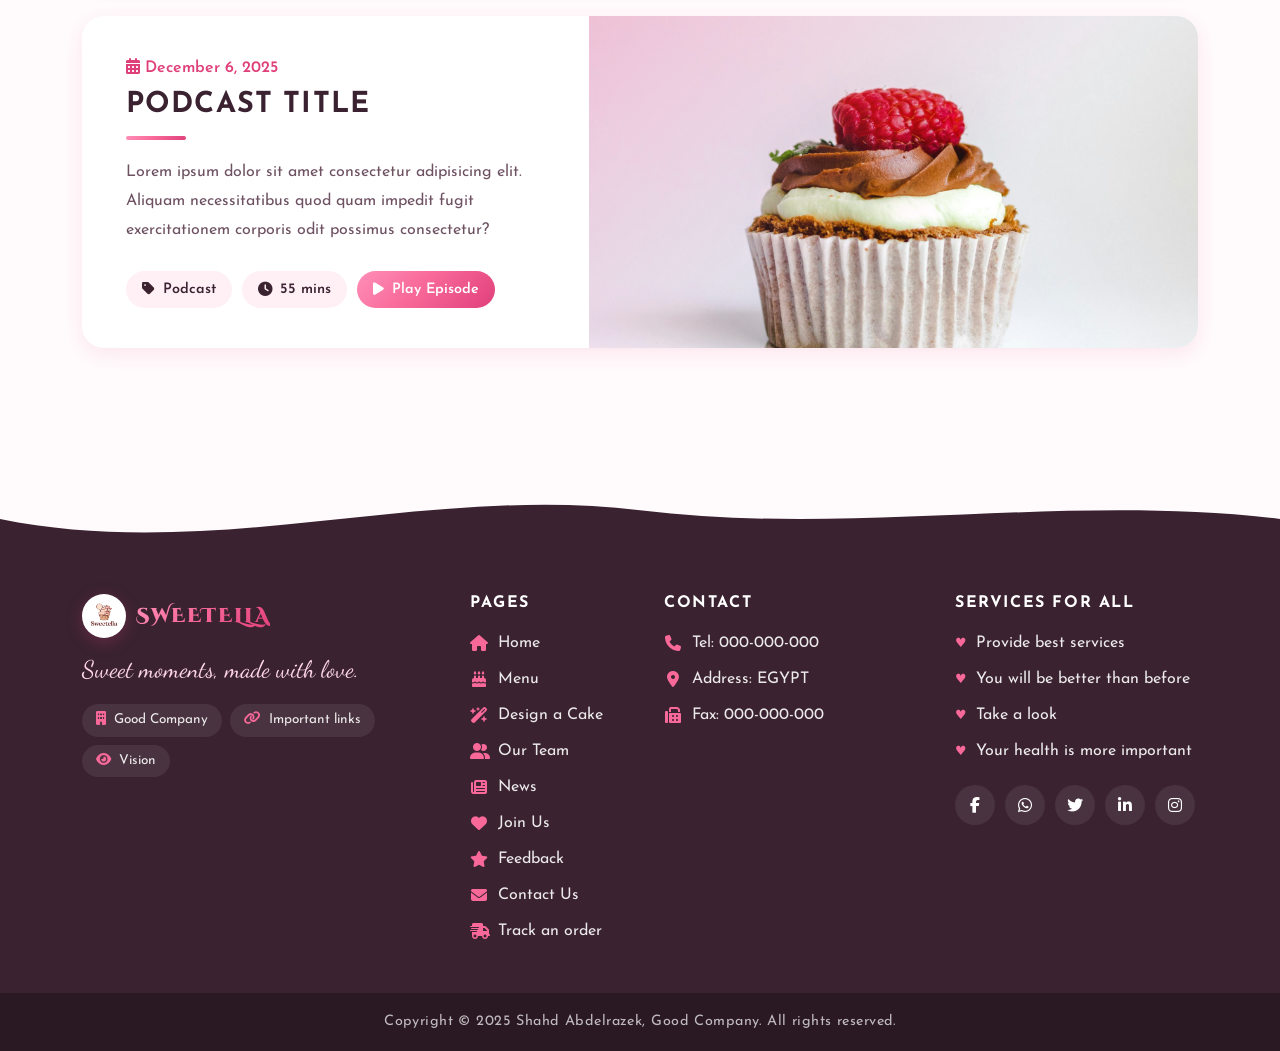
<file: news.html>
<!DOCTYPE html>
<html lang="en">
<head>
  <meta charset="UTF-8">
  <meta name="viewport" content="width=device-width, initial-scale=1.0">
  <meta name="description" content="Sweetella news and podcast episodes.">
  <title>Sweetella</title>

  <script>
    try {
      var theme = localStorage.getItem("sweetella-theme");
      if (theme !== "light" && theme !== "dark") theme = matchMedia("(prefers-color-scheme: dark)").matches ? "dark" : "light";
      document.documentElement.setAttribute("data-theme", theme);
    } catch (error) {}
  </script>
  <meta name="theme-color" content="#f86999">
  <link rel="manifest" href="manifest.webmanifest">
  <link rel="icon" href="images/icons/icon-192.png">
  <link rel="apple-touch-icon" href="images/icons/icon-192.png">
  <link rel="stylesheet" href="css/bootstrap.min.css" id="bootstrap-css">
  <link rel="preconnect" href="https://fonts.googleapis.com">
  <link rel="preconnect" href="https://fonts.gstatic.com" crossorigin>
  <link href="https://fonts.googleapis.com/css2?family=Aref+Ruqaa:wght@400;700&family=Cairo:wght@400;600;700;800&family=Cinzel+Decorative:wght@700;900&family=Dancing+Script:wght@500..700&family=Josefin+Sans:wght@300..700&display=swap" rel="stylesheet">
  <link rel="stylesheet" href="https://cdnjs.cloudflare.com/ajax/libs/font-awesome/6.4.0/css/all.min.css">
  <link rel="stylesheet" href="css/style.css">
</head>

<body data-page="news" data-title-key="nav.news">
  <header id="site-header"></header>

  <main>
    <section class="page-hero">
      <div class="page-hero-bg" style="background-image: url('images/pexels-roacunha-2531546.jpg')"></div>
      <div class="container page-hero-inner">
        <nav aria-label="breadcrumb">
          <ol class="sweet-breadcrumb">
            <li><a href="index.html" data-i18n="nav.home"></a></li>
            <li aria-current="page" data-i18n="nav.news"></li>
          </ol>
        </nav>
        <p class="kicker" data-i18n="news.kicker"></p>
        <h1 class="page-hero-title" data-i18n="news.title"></h1>
      </div>
    </section>

    <section class="section">
      <div class="container">
        <div class="news-list">
          <article class="news-card reveal">
            <div class="news-img"><img src="images/pexels-mccutcheon-1191639.jpg" alt="" loading="lazy"></div>
            <div class="news-body">
              <p class="news-date"><i class="fa-solid fa-calendar-days" aria-hidden="true"></i> <time datetime="2025-10-25">2025-10-25</time></p>
              <h3 data-i18n="news.podcastTitle"></h3>
              <div class="news-divider"></div>
              <p class="news-desc" data-i18n="news.desc"></p>
              <div class="news-tags">
                <span><i class="fa-solid fa-tag" aria-hidden="true"></i> <span data-i18n="news.tag"></span></span>
                <span><i class="fa-solid fa-clock" aria-hidden="true"></i> <span data-i18n="news.duration"></span></span>
                <a href="#" class="news-play"><i class="fa-solid fa-play" aria-hidden="true"></i> <span data-i18n="news.play"></span></a>
              </div>
            </div>
          </article>
          <article class="news-card reveal">
            <div class="news-img"><img src="images/pexels-anastasia-ilina-makarova-140436704-10510747.jpg" alt="" loading="lazy"></div>
            <div class="news-body">
              <p class="news-date"><i class="fa-solid fa-calendar-days" aria-hidden="true"></i> <time datetime="2025-06-17">2025-06-17</time></p>
              <h3 data-i18n="news.podcastTitle"></h3>
              <div class="news-divider"></div>
              <p class="news-desc" data-i18n="news.desc"></p>
              <div class="news-tags">
                <span><i class="fa-solid fa-tag" aria-hidden="true"></i> <span data-i18n="news.tag"></span></span>
                <span><i class="fa-solid fa-clock" aria-hidden="true"></i> <span data-i18n="news.duration"></span></span>
                <a href="#" class="news-play"><i class="fa-solid fa-play" aria-hidden="true"></i> <span data-i18n="news.play"></span></a>
              </div>
            </div>
          </article>
          <article class="news-card reveal">
            <div class="news-img"><img src="images/pexels-roacunha-2531546.jpg" alt="" loading="lazy"></div>
            <div class="news-body">
              <p class="news-date"><i class="fa-solid fa-calendar-days" aria-hidden="true"></i> <time datetime="2025-05-25">2025-05-25</time></p>
              <h3 data-i18n="news.podcastTitle"></h3>
              <div class="news-divider"></div>
              <p class="news-desc" data-i18n="news.desc"></p>
              <div class="news-tags">
                <span><i class="fa-solid fa-tag" aria-hidden="true"></i> <span data-i18n="news.tag"></span></span>
                <span><i class="fa-solid fa-clock" aria-hidden="true"></i> <span data-i18n="news.duration"></span></span>
                <a href="#" class="news-play"><i class="fa-solid fa-play" aria-hidden="true"></i> <span data-i18n="news.play"></span></a>
              </div>
            </div>
          </article>
          <article class="news-card reveal">
            <div class="news-img"><img src="images/pexels-vojtech-okenka-127162-1055272.jpg" alt="" loading="lazy"></div>
            <div class="news-body">
              <p class="news-date"><i class="fa-solid fa-calendar-days" aria-hidden="true"></i> <time datetime="2025-12-06">2025-12-06</time></p>
              <h3 data-i18n="news.podcastTitle"></h3>
              <div class="news-divider"></div>
              <p class="news-desc" data-i18n="news.desc"></p>
              <div class="news-tags">
                <span><i class="fa-solid fa-tag" aria-hidden="true"></i> <span data-i18n="news.tag"></span></span>
                <span><i class="fa-solid fa-clock" aria-hidden="true"></i> <span data-i18n="news.duration"></span></span>
                <a href="#" class="news-play"><i class="fa-solid fa-play" aria-hidden="true"></i> <span data-i18n="news.play"></span></a>
              </div>
            </div>
          </article>
        </div>
      </div>
    </section>
  </main>

  <footer id="site-footer" class="site-footer"></footer>

  <script src="js/bootstrap.bundle.min.js"></script>
  <script src="js/i18n.js"></script>
  <script src="js/store.js"></script>
  <script src="js/chatbot.js"></script>
  <script src="js/track.js"></script>
  <script src="js/script.js"></script>
</body>
</html>
</file>
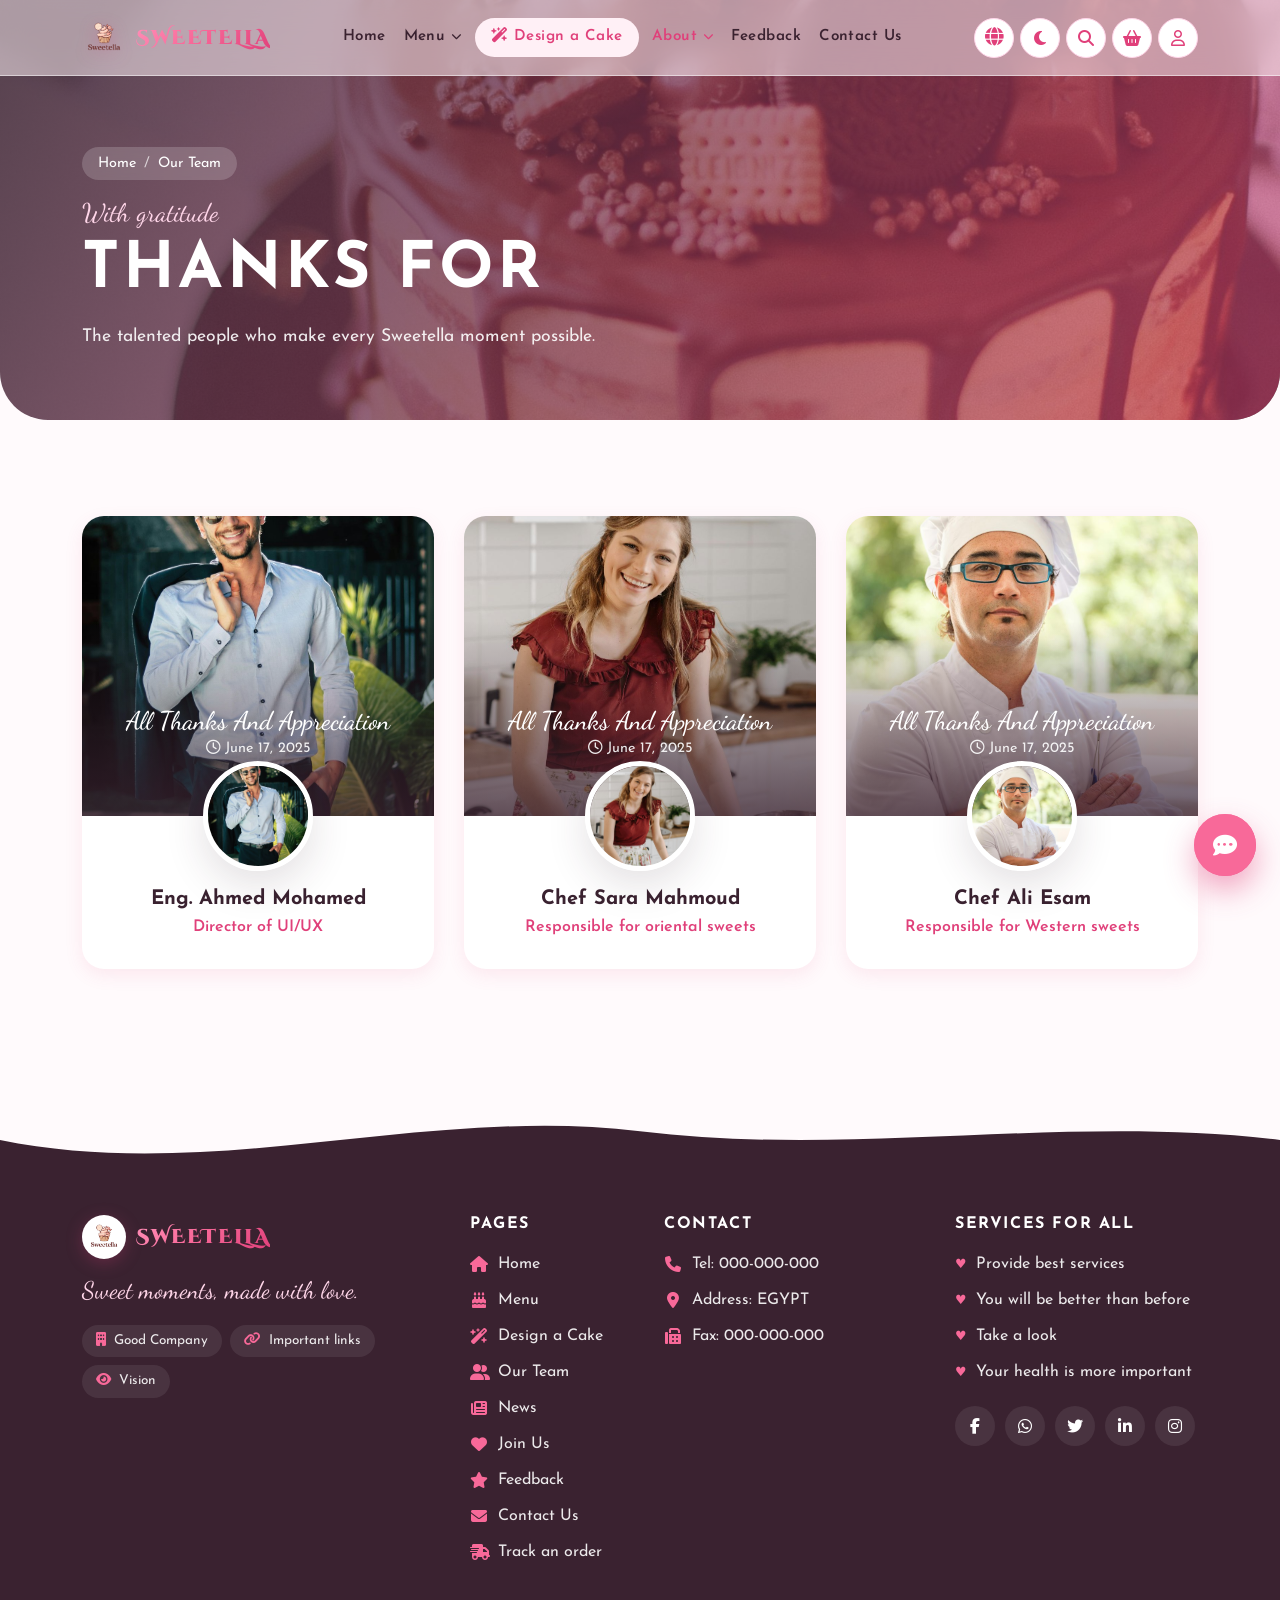
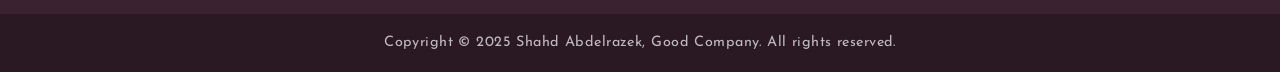
<file: team.html>
<!DOCTYPE html>
<html lang="en">
<head>
  <meta charset="UTF-8">
  <meta name="viewport" content="width=device-width, initial-scale=1.0">
  <meta name="description" content="Meet the Sweetella team behind every cake.">
  <title>Sweetella</title>

  <script>
    try {
      var theme = localStorage.getItem("sweetella-theme");
      if (theme !== "light" && theme !== "dark") theme = matchMedia("(prefers-color-scheme: dark)").matches ? "dark" : "light";
      document.documentElement.setAttribute("data-theme", theme);
    } catch (error) {}
  </script>
  <meta name="theme-color" content="#f86999">
  <link rel="manifest" href="manifest.webmanifest">
  <link rel="icon" href="images/icons/icon-192.png">
  <link rel="apple-touch-icon" href="images/icons/icon-192.png">
  <link rel="stylesheet" href="css/bootstrap.min.css" id="bootstrap-css">
  <link rel="preconnect" href="https://fonts.googleapis.com">
  <link rel="preconnect" href="https://fonts.gstatic.com" crossorigin>
  <link href="https://fonts.googleapis.com/css2?family=Aref+Ruqaa:wght@400;700&family=Cairo:wght@400;600;700;800&family=Cinzel+Decorative:wght@700;900&family=Dancing+Script:wght@500..700&family=Josefin+Sans:wght@300..700&display=swap" rel="stylesheet">
  <link rel="stylesheet" href="https://cdnjs.cloudflare.com/ajax/libs/font-awesome/6.4.0/css/all.min.css">
  <link rel="stylesheet" href="css/style.css">
</head>

<body data-page="team" data-title-key="nav.team">
  <header id="site-header"></header>

  <main>
    <section class="page-hero">
      <div class="page-hero-bg" style="background-image: url('images/pexels-anastasia-ilina-makarova-140436704-10510747.jpg')"></div>
      <div class="container page-hero-inner">
        <nav aria-label="breadcrumb">
          <ol class="sweet-breadcrumb">
            <li><a href="index.html" data-i18n="nav.home"></a></li>
            <li aria-current="page" data-i18n="nav.team"></li>
          </ol>
        </nav>
        <p class="kicker" data-i18n="team.kicker"></p>
        <h1 class="page-hero-title" data-i18n="team.title"></h1>
          <p class="page-hero-sub" data-i18n="team.subtitle"></p>
      </div>
    </section>

    <section class="section">
      <div class="container">
        <div class="team-grid">
          <article class="team-card reveal">
            <div class="team-cover">
              <img src="images/pexels-chloekalaartist-1043474.jpg" alt="" loading="lazy">
              <div class="team-cover-text">
                <h3 data-i18n="team.appreciation"></h3>
                <p><i class="fa-regular fa-clock" aria-hidden="true"></i> <time datetime="2025-06-17">June 17, 2025</time></p>
              </div>
            </div>
            <img src="images/pexels-chloekalaartist-1043474.jpg" alt="Ahmed Mohamed" class="team-avatar" loading="lazy">
            <div class="team-info">
              <h4 data-i18n="team.ahmed.name"></h4>
              <p data-i18n="team.ahmed.role"></p>
            </div>
          </article>
          <article class="team-card reveal">
            <div class="team-cover">
              <img src="images/pexels-pavel-danilyuk-6996246.jpg" alt="" loading="lazy">
              <div class="team-cover-text">
                <h3 data-i18n="team.appreciation"></h3>
                <p><i class="fa-regular fa-clock" aria-hidden="true"></i> <time datetime="2025-06-17">June 17, 2025</time></p>
              </div>
            </div>
            <img src="images/pexels-pavel-danilyuk-6996246.jpg" alt="Sara Mahmoud" class="team-avatar" loading="lazy">
            <div class="team-info">
              <h4 data-i18n="team.sara.name"></h4>
              <p data-i18n="team.sara.role"></p>
            </div>
          </article>
          <article class="team-card reveal">
            <div class="team-cover">
              <img src="images/pexels-miquel-ferran-gomez-figueroa-2172703-3814446.jpg" alt="" loading="lazy">
              <div class="team-cover-text">
                <h3 data-i18n="team.appreciation"></h3>
                <p><i class="fa-regular fa-clock" aria-hidden="true"></i> <time datetime="2025-06-17">June 17, 2025</time></p>
              </div>
            </div>
            <img src="images/pexels-miquel-ferran-gomez-figueroa-2172703-3814446.jpg" alt="Ali Esam" class="team-avatar" loading="lazy">
            <div class="team-info">
              <h4 data-i18n="team.ali.name"></h4>
              <p data-i18n="team.ali.role"></p>
            </div>
          </article>
        </div>
      </div>
    </section>
  </main>

  <footer id="site-footer" class="site-footer"></footer>

  <script src="js/bootstrap.bundle.min.js"></script>
  <script src="js/i18n.js"></script>
  <script src="js/store.js"></script>
  <script src="js/chatbot.js"></script>
  <script src="js/track.js"></script>
  <script src="js/script.js"></script>
</body>
</html>
</file>
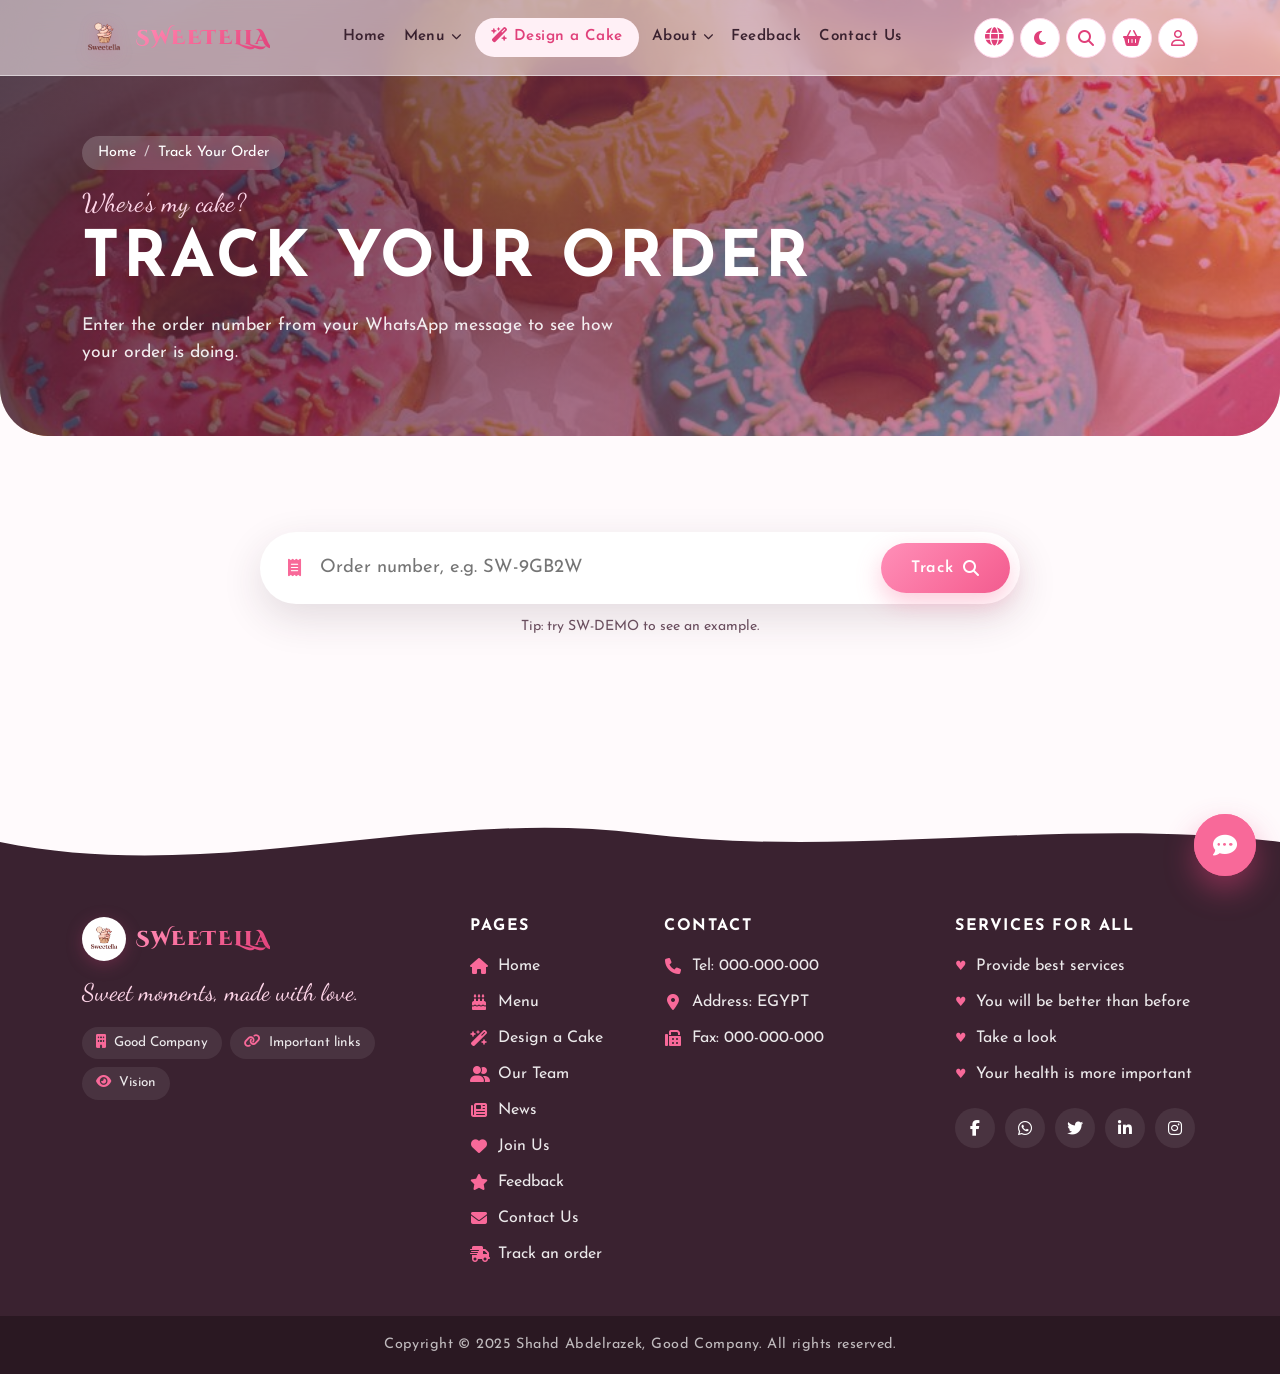
<file: track.html>
<!DOCTYPE html>
<html lang="en">
<head>
  <meta charset="UTF-8">
  <meta name="viewport" content="width=device-width, initial-scale=1.0">
  <meta name="description" content="Track your Sweetella order with your order number.">
  <title>Sweetella</title>

  <script>
    try {
      var theme = localStorage.getItem("sweetella-theme");
      if (theme !== "light" && theme !== "dark") theme = matchMedia("(prefers-color-scheme: dark)").matches ? "dark" : "light";
      document.documentElement.setAttribute("data-theme", theme);
    } catch (error) {}
  </script>
  <meta name="theme-color" content="#f86999">
  <link rel="manifest" href="manifest.webmanifest">
  <link rel="icon" href="images/icons/icon-192.png">
  <link rel="apple-touch-icon" href="images/icons/icon-192.png">
  <link rel="stylesheet" href="css/bootstrap.min.css" id="bootstrap-css">
  <link rel="preconnect" href="https://fonts.googleapis.com">
  <link rel="preconnect" href="https://fonts.gstatic.com" crossorigin>
  <link href="https://fonts.googleapis.com/css2?family=Aref+Ruqaa:wght@400;700&family=Cairo:wght@400;600;700;800&family=Cinzel+Decorative:wght@700;900&family=Dancing+Script:wght@500..700&family=Josefin+Sans:wght@300..700&display=swap" rel="stylesheet">
  <link rel="stylesheet" href="https://cdnjs.cloudflare.com/ajax/libs/font-awesome/6.4.0/css/all.min.css">
  <link rel="stylesheet" href="css/style.css">
</head>

<body data-page="track" data-title-key="track.title">
  <header id="site-header"></header>

  <main>
    <section class="page-hero">
      <div class="page-hero-bg" style="background-image: url('images/pexels-cottonbro-4686958.jpg')"></div>
      <div class="container page-hero-inner">
        <nav aria-label="breadcrumb">
          <ol class="sweet-breadcrumb">
            <li><a href="index.html" data-i18n="nav.home"></a></li>
            <li aria-current="page" data-i18n="track.title"></li>
          </ol>
        </nav>
        <p class="kicker" data-i18n="track.kicker"></p>
        <h1 class="page-hero-title" data-i18n="track.title"></h1>
        <p class="page-hero-sub" data-i18n="track.subtitle"></p>
      </div>
    </section>

    <section class="section track-section">
      <div class="container">
        <div class="track-wrap">
          <form class="track-form" id="trackForm" role="search">
            <i class="fa-solid fa-receipt" aria-hidden="true"></i>
            <input type="text" id="trackInput" dir="ltr" autocomplete="off" spellcheck="false" maxlength="20" data-i18n-placeholder="track.placeholder" data-i18n-aria="track.placeholder">
            <button type="submit" class="btn-sweet"><span data-i18n="track.button"></span> <i class="fa-solid fa-magnifying-glass" aria-hidden="true"></i></button>
          </form>
          <p class="track-hint" data-i18n="track.hint"></p>

          <div class="recent-orders" id="recentOrders" hidden>
            <p class="side-label" data-i18n="track.recent"></p>
            <div class="recent-list" id="recentList"></div>
          </div>

          <div id="trackResult" aria-live="polite"></div>
        </div>
      </div>
    </section>
  </main>

  <footer id="site-footer" class="site-footer"></footer>

  <script src="js/bootstrap.bundle.min.js"></script>
  <script src="js/i18n.js"></script>
  <script src="js/store.js"></script>
  <script src="js/chatbot.js"></script>
  <script src="js/track.js"></script>
  <script src="js/script.js"></script>
</body>
</html>
</file>
<file: css/style.css>
/* =========================================================
   SWEETELLA — main stylesheet
   ========================================================= */

:root {
  --pink: #f86999;
  --pink-deep: #e0407a;
  --pink-hot: #fc3398;
  --blush: #ffd6e9;
  --blush-soft: #fff0f6;
  --cream: #fffafc;
  --cocoa: #3a2230;
  --cocoa-soft: #6e5262;
  --gold: #e8b86d;
  --white: #ffffff;

  --grad: linear-gradient(135deg, #ff8fb8 0%, #f86999 45%, #e0407a 100%);
  --shadow-sm: 0 6px 18px rgba(224, 64, 122, 0.10);
  --shadow-md: 0 14px 40px rgba(58, 34, 48, 0.14);
  --shadow-lg: 0 26px 60px rgba(58, 34, 48, 0.22);
  --radius: 22px;
  --nav-h: 76px;

  /* surfaces & status colours (overridden for dark mode below) */
  --surface: #ffffff;
  --surface-glass: rgba(255, 255, 255, 0.9);
  --nav-bg: rgba(255, 240, 246, 0.55);
  --nav-bg-scrolled: rgba(255, 250, 252, 0.92);
  --footer-bg: #3a2230;
  --faint: #b9a3ae;
  --faint-2: #ead9e1;
  --ok-fg: #2f8f5b;
  --ok-bg: #e6f6ec;
  --ok-border: #bfe6cd;
  --ok-solid: #2f8f5b;
  --bad-fg: #b3304f;
  --bad-bg: #fbe6eb;
  --bad-solid: #b3304f;
  --warn-fg: #d9822b;
  --warn-bg: #fdf0e1;
  --amber-fg: #8a5a14;
  --amber-bg: #fff6e8;
  --amber-border: #f1dfc4;
  --kcal-fg: #b5541c;
  --kcal-bg: #fff1e6;
  color-scheme: light;

  --font-body: "Josefin Sans", system-ui, sans-serif;
  --font-script: "Dancing Script", cursive;
  --font-brand: "Cinzel Decorative", serif;
}

/* ---------- Dark mode ---------- */
:root[data-theme="dark"] {
  --blush: #4a3440;
  --blush-soft: #33242c;
  --cream: #1a1216;
  --cocoa: #f6e8ef;
  --cocoa-soft: #c4aebb;
  --pink-deep: #ff7eab;
  --surface: #261b21;
  --surface-glass: rgba(38, 27, 33, 0.9);
  --nav-bg: rgba(26, 18, 22, 0.6);
  --nav-bg-scrolled: rgba(26, 18, 22, 0.94);
  --footer-bg: #120c0f;
  --faint: #7d6572;
  --faint-2: #4a3a43;
  --ok-fg: #6fdc9f;
  --ok-bg: rgba(111, 220, 159, 0.14);
  --ok-border: rgba(111, 220, 159, 0.35);
  --bad-fg: #ff8aa2;
  --bad-bg: rgba(255, 138, 162, 0.14);
  --warn-fg: #ffb36b;
  --warn-bg: rgba(255, 179, 107, 0.14);
  --amber-fg: #f3c784;
  --amber-bg: rgba(243, 199, 132, 0.12);
  --amber-border: rgba(243, 199, 132, 0.3);
  --kcal-fg: #ffa070;
  --kcal-bg: rgba(255, 160, 112, 0.14);
  --shadow-sm: 0 6px 18px rgba(0, 0, 0, 0.35);
  --shadow-md: 0 14px 40px rgba(0, 0, 0, 0.45);
  --shadow-lg: 0 26px 60px rgba(0, 0, 0, 0.55);
  color-scheme: dark;
}

/* the logo has dark lettering, so it always sits on a light disc */
[data-theme="dark"] .brand-logo,
[data-theme="dark"] .welcome-badge,
[data-theme="dark"] .login-logo,
[data-theme="dark"] .side-brand img,
[data-theme="dark"] .chat-head img,
[data-theme="dark"] .msg-avatar { background: #fff; border-radius: 50%; }
[data-theme="dark"] .brand-logo { padding: 3px; }

/* Bootstrap 5.0 has no dark theme, so its components are adjusted here */
[data-theme="dark"] .modal-content,
[data-theme="dark"] .offcanvas,
[data-theme="dark"] .dropdown-menu { background-color: var(--surface); color: var(--cocoa); }
[data-theme="dark"] .form-control,
[data-theme="dark"] .form-select { color: var(--cocoa); border-color: var(--blush); }
[data-theme="dark"] .form-control::placeholder { color: var(--faint); }
[data-theme="dark"] .form-text { color: var(--cocoa-soft); }
[data-theme="dark"] .form-select {
  background-image: url("data:image/svg+xml,%3csvg xmlns='http://www.w3.org/2000/svg' viewBox='0 0 16 16'%3e%3cpath fill='none' stroke='%23f6e8ef' stroke-linecap='round' stroke-linejoin='round' stroke-width='2' d='M2 5l6 6 6-6'/%3e%3c/svg%3e");
}
[data-theme="dark"] .form-check-input:not(:checked) { background-color: var(--blush-soft); border-color: var(--faint); }
[data-theme="dark"] .form-switch .form-check-input:not(:checked) {
  background-image: url("data:image/svg+xml,%3csvg xmlns='http://www.w3.org/2000/svg' viewBox='-4 -4 8 8'%3e%3ccircle r='3' fill='%23c4aebb'/%3e%3c/svg%3e");
}
[data-theme="dark"] input[type="date"]::-webkit-calendar-picker-indicator,
[data-theme="dark"] input[type="time"]::-webkit-calendar-picker-indicator { filter: invert(0.85); }
/* the item close button keeps its light disc so the dark × stays visible */
[data-theme="dark"] .item-modal-close { background-color: #fff; }
[data-theme="dark"] .accordion-button::after { color: var(--pink-deep); }
[data-theme="dark"] .dropdown-divider { border-color: var(--blush); }
[data-theme="dark"] .hero .carousel-item img,
[data-theme="dark"] .page-hero-bg { filter: brightness(0.85); }

/* theme switch button */
.theme-btn .fa-sun { display: none; }
[data-theme="dark"] .theme-btn .fa-moon { display: none; }
[data-theme="dark"] .theme-btn .fa-sun { display: inline-block; color: #ffc65c; }
.theme-btn i { transition: transform 0.5s ease; }
.theme-btn:hover i { transform: rotate(-30deg); }
body { transition: background-color 0.35s ease, color 0.35s ease; }

html[lang="ar"] {
  --font-body: "Cairo", system-ui, sans-serif;
  --font-script: "Aref Ruqaa", serif;
}

*, *::before, *::after { box-sizing: border-box; }

html { scroll-behavior: smooth; }

body {
  margin: 0;
  font-family: var(--font-body);
  color: var(--cocoa);
  background: var(--cream);
  overflow-x: hidden;
}

img { max-width: 100%; display: block; }

a { color: inherit; text-decoration: none; }

::selection { background: var(--pink); color: var(--white); }

.flip-rtl { display: inline-block; }
html[dir="rtl"] .flip-rtl { transform: scaleX(-1); }

/* ---------- Shared pieces ---------- */

.section { padding: 96px 0; position: relative; }

.section-head { text-align: center; margin-bottom: 48px; }

.kicker {
  font-family: var(--font-script);
  font-size: 1.6rem;
  color: var(--pink);
  margin: 0 0 4px;
  line-height: 1.2;
}

.section-title {
  font-family: var(--font-body);
  font-weight: 700;
  font-size: clamp(2rem, 4vw, 3rem);
  text-transform: uppercase;
  letter-spacing: 0.06em;
  margin: 0 0 20px;
  background: linear-gradient(90deg, var(--cocoa), var(--pink-deep));
  -webkit-background-clip: text;
  background-clip: text;
  color: transparent;
}
html[lang="ar"] .section-title { letter-spacing: 0; }
.section-title.small { font-size: clamp(1.5rem, 3vw, 2rem); }

.section-head .section-title::after {
  content: "";
  display: block;
  width: 70px;
  height: 4px;
  border-radius: 4px;
  margin: 14px auto 0;
  background: var(--grad);
}

.lead-text {
  font-size: 1.15rem;
  line-height: 1.9;
  color: var(--cocoa-soft);
  margin-bottom: 28px;
}

.btn-sweet {
  display: inline-flex;
  align-items: center;
  gap: 10px;
  padding: 13px 30px;
  border: 0;
  border-radius: 999px;
  background: var(--grad);
  background-size: 160% 160%;
  color: var(--white);
  font-family: var(--font-body);
  font-weight: 600;
  font-size: 1rem;
  letter-spacing: 0.04em;
  box-shadow: 0 10px 24px rgba(248, 105, 153, 0.35);
  transition: transform 0.25s ease, box-shadow 0.25s ease, background-position 0.4s ease;
  cursor: pointer;
}
.btn-sweet:hover,
.btn-sweet:focus-visible {
  color: var(--white);
  transform: translateY(-3px);
  background-position: 100% 0;
  box-shadow: 0 16px 30px rgba(248, 105, 153, 0.45);
}
.btn-sm-sweet { padding: 9px 20px; font-size: 0.9rem; }

:focus-visible { outline: 3px solid rgba(248, 105, 153, 0.55); outline-offset: 3px; }

/* reveal on scroll */
.reveal { opacity: 0; transform: translateY(28px); transition: opacity 0.7s ease, transform 0.7s ease; }
.reveal.visible { opacity: 1; transform: none; }

@media (prefers-reduced-motion: reduce) {
  html { scroll-behavior: auto; }
  .reveal { opacity: 1; transform: none; transition: none; }
}

/* ---------- Navbar ---------- */

.sweet-nav {
  position: fixed;
  top: 0;
  inset-inline: 0;
  z-index: 1030;
  min-height: var(--nav-h);
  padding: 10px 0;
  background: var(--nav-bg);
  backdrop-filter: blur(14px);
  -webkit-backdrop-filter: blur(14px);
  border-bottom: 1px solid rgba(255, 255, 255, 0.5);
  transition: background 0.3s ease, box-shadow 0.3s ease;
}
.sweet-nav.scrolled {
  background: var(--nav-bg-scrolled);
  box-shadow: 0 8px 30px rgba(58, 34, 48, 0.08);
}

.brand { display: inline-flex; align-items: center; gap: 10px; margin: 0; }
.brand-logo { width: 52px; height: 52px; object-fit: contain; filter: drop-shadow(0 4px 8px rgba(224, 64, 122, 0.25)); }
.brand-name {
  font-family: "Cinzel Decorative", serif;
  font-weight: 900;
  font-size: 1.45rem;
  letter-spacing: 0.08em;
  background: var(--grad);
  -webkit-background-clip: text;
  background-clip: text;
  color: transparent;
}

.sweet-nav .nav-link {
  position: relative;
  font-weight: 600;
  color: var(--cocoa);
  padding: 8px 13px !important;
  letter-spacing: 0.03em;
  white-space: nowrap;
  transition: color 0.2s ease;
}
.sweet-nav .nav-link::after {
  content: "";
  position: absolute;
  inset-inline: 13px;
  bottom: 2px;
  height: 3px;
  border-radius: 3px;
  background: var(--grad);
  transform: scaleX(0);
  transition: transform 0.25s ease;
}
.sweet-nav .nav-link:hover,
.sweet-nav .nav-link.active { color: var(--pink-deep); }
.sweet-nav .nav-link:hover::after,
.sweet-nav .nav-link.active::after { transform: scaleX(1); }
.sweet-nav .dropdown-toggle::after { display: none; }
.sweet-nav .dropdown-toggle span::after {
  content: "\f078";
  font-family: "Font Awesome 6 Free";
  font-weight: 900;
  font-size: 0.65rem;
  margin-inline-start: 6px;
}

.sweet-dropdown {
  border: 0;
  border-radius: 18px;
  padding: 10px;
  min-width: 220px;
  background: var(--surface);
  box-shadow: var(--shadow-md);
  animation: dropIn 0.2s ease;
}
@keyframes dropIn { from { opacity: 0; transform: translateY(8px); } to { opacity: 1; transform: none; } }
.sweet-dropdown .dropdown-item {
  border-radius: 12px;
  padding: 10px 14px;
  font-weight: 500;
  color: var(--cocoa);
  text-align: start;
}
.sweet-dropdown .dropdown-item:hover,
.sweet-dropdown .dropdown-item:focus { background: var(--blush-soft); color: var(--pink-deep); }
.sweet-dropdown .dropdown-item.active,
.sweet-dropdown .dropdown-item:active { background: var(--grad); color: var(--white); }
.sweet-dropdown .dropdown-divider { border-color: var(--blush); }

.icon-btn {
  display: inline-flex;
  align-items: center;
  justify-content: center;
  gap: 6px;
  min-width: 44px;
  height: 44px;
  padding: 0 12px;
  border: 1.5px solid var(--blush);
  border-radius: 999px;
  background: var(--surface);
  color: var(--pink-deep);
  font-weight: 700;
  font-size: 1rem;
  transition: all 0.2s ease;
}
.icon-btn:hover,
.icon-btn[aria-expanded="true"] { background: var(--grad); border-color: transparent; color: var(--white); }
.navbar-toggler.icon-btn { box-shadow: none; }

.lang-btn .fa-globe { font-size: 1.15rem; }
.lang-btn:hover .fa-globe { animation: spin 1.2s ease; }
@keyframes spin { to { transform: rotate(360deg); } }
.lang-current { font-size: 0.85rem; letter-spacing: 0.05em; }

.lang-menu { min-width: 190px; }
.lang-option { display: flex; align-items: center; gap: 12px; }
.lang-option[lang="ar"] { font-family: "Cairo", sans-serif; }
.lang-code {
  display: inline-grid;
  place-items: center;
  width: 34px;
  height: 26px;
  border-radius: 8px;
  background: var(--blush-soft);
  color: var(--pink-deep);
  font-family: "Josefin Sans", sans-serif;
  font-size: 0.75rem;
  font-weight: 700;
}
.lang-option.active .lang-code { background: rgba(255, 255, 255, 0.25); color: var(--white); }

.search-panel { border-top: 1px solid rgba(255, 255, 255, 0.5); }
.sweet-search {
  position: relative;
  display: flex;
  align-items: center;
  gap: 10px;
  max-width: 640px;
  margin: 14px auto 6px;
}
.sweet-search > i {
  position: absolute;
  inset-inline-start: 18px;
  color: var(--pink);
  pointer-events: none;
}
.sweet-search input {
  flex: 1;
  min-width: 0;
  height: 48px;
  padding-inline: 46px 18px;
  border: 1.5px solid var(--blush);
  border-radius: 999px;
  background: var(--surface);
  font-family: var(--font-body);
  color: var(--cocoa);
  transition: border-color 0.2s ease, box-shadow 0.2s ease;
}
.sweet-search input:focus {
  outline: none;
  border-color: var(--pink);
  box-shadow: 0 0 0 4px rgba(248, 105, 153, 0.15);
}

/* laptops: the full menu plus five icon buttons need a little tightening to fit one row */
@media (min-width: 1200px) and (max-width: 1399.98px) {
  .sweet-nav .nav-link { padding: 8px 9px !important; font-size: 0.95rem; }
  .sweet-nav .nav-link::after { inset-inline: 9px; }
  .sweet-nav .nav-link.nav-cta { padding: 8px 12px !important; margin-inline: 2px; }
  .brand-name { font-size: 1.25rem; }
  .brand-logo { width: 44px; height: 44px; }
  .sweet-nav .gap-2 { gap: 6px !important; }
  .icon-btn { min-width: 40px; height: 40px; padding: 0 9px; }
  .lang-current { display: none; }
}

@media (max-width: 1199.98px) {
  .sweet-nav .navbar-collapse {
    margin-top: 12px;
    padding: 14px;
    border-radius: 20px;
    background: var(--surface);
    box-shadow: var(--shadow-md);
  }
  .sweet-nav .nav-link::after { display: none; }
  .sweet-dropdown { box-shadow: none; background: var(--blush-soft); }
}
@media (max-width: 575.98px) {
  /* phones: logo + language, search, cart and menu buttons must fit on one row */
  .sweet-nav .container { flex-wrap: nowrap; }
  .sweet-nav .navbar-collapse { position: absolute; top: 100%; inset-inline: 12px; }
  .brand { gap: 6px; min-width: 0; }
  .brand-name { font-size: 1.15rem; }
  .brand-logo { width: 40px; height: 40px; }
  .sweet-nav .gap-2 { gap: 6px !important; }
  .icon-btn { min-width: 38px; height: 38px; padding: 0 8px; font-size: 0.95rem; }
  .lang-current { display: none; }
}
@media (max-width: 374.98px) {
  .brand-name { font-size: 0.95rem; letter-spacing: 0.04em; }
  .brand-logo { width: 34px; height: 34px; }
}
@media (max-width: 329.98px) {
  .brand-name { display: none; }
}

/* ---------- Login modal + toast ---------- */

.sweet-modal { border: 0; border-radius: 26px; overflow: hidden; box-shadow: var(--shadow-lg); }
.login-head {
  position: relative;
  padding: 26px 24px 18px;
  text-align: center;
  background: var(--grad);
  color: var(--white);
}
.login-logo {
  width: 74px; height: 74px; margin: 0 auto 6px; object-fit: contain;
  background: var(--surface); border-radius: 50%; padding: 6px; box-shadow: var(--shadow-sm);
}
.login-head .modal-title { font-weight: 700; letter-spacing: 0.06em; text-transform: uppercase; }
.login-head .btn-close { position: absolute; top: 16px; inset-inline-end: 16px; filter: invert(1); opacity: 0.9; }
.sweet-modal .modal-body { padding: 28px; }
.sweet-modal .form-label { font-weight: 600; }
.sweet-input { border: 1.5px solid var(--blush); border-radius: 14px; padding: 12px 14px; }
.sweet-input:focus { border-color: var(--pink); box-shadow: 0 0 0 4px rgba(248, 105, 153, 0.15); }
.form-check-input:checked { background-color: var(--pink); border-color: var(--pink); }
.form-check-input:focus { box-shadow: 0 0 0 4px rgba(248, 105, 153, 0.15); border-color: var(--pink); }

.sweet-toast {
  position: fixed;
  bottom: 100px;
  left: 50%;
  z-index: 2000;
  max-width: calc(100% - 32px);
  padding: 14px 26px;
  border-radius: 999px;
  background: var(--footer-bg);
  color: var(--white);
  font-weight: 600;
  box-shadow: var(--shadow-lg);
  transform: translate(-50%, 140%);
  opacity: 0;
  transition: transform 0.35s ease, opacity 0.35s ease;
  pointer-events: none;
}
.sweet-toast.show { transform: translate(-50%, 0); opacity: 1; }

/* ---------- Home: hero ---------- */

.hero { position: relative; height: 100vh; height: 100svh; min-height: 560px; overflow: hidden; }
.hero .carousel, .hero .carousel-inner, .hero .carousel-item { height: 100%; }
.hero .carousel-item img {
  width: 100%;
  height: 100%;
  object-fit: cover;
  transform: scale(1.08);
  transition: transform 6s ease;
}
.hero .carousel-item.active img { transform: scale(1); }
.hero .carousel-item::after {
  content: "";
  position: absolute;
  inset: 0;
  background:
    linear-gradient(90deg, rgba(58, 34, 48, 0.72) 0%, rgba(58, 34, 48, 0.35) 45%, rgba(58, 34, 48, 0) 75%),
    linear-gradient(0deg, rgba(248, 105, 153, 0.35), rgba(248, 105, 153, 0) 40%);
}
html[dir="rtl"] .hero .carousel-item::after {
  background:
    linear-gradient(270deg, rgba(58, 34, 48, 0.72) 0%, rgba(58, 34, 48, 0.35) 45%, rgba(58, 34, 48, 0) 75%),
    linear-gradient(0deg, rgba(248, 105, 153, 0.35), rgba(248, 105, 153, 0) 40%);
}

.hero-caption {
  position: absolute;
  z-index: 2;
  top: 50%;
  inset-inline-start: max(6vw, 24px);
  max-width: min(620px, 88vw);
  transform: translateY(-40%);
  color: var(--white);
}
.carousel-item.active .hero-caption > * { animation: riseIn 0.9s ease both; }
.carousel-item.active .hero-caption > *:nth-child(2) { animation-delay: 0.15s; }
.carousel-item.active .hero-caption > *:nth-child(3) { animation-delay: 0.3s; }
@keyframes riseIn { from { opacity: 0; transform: translateY(30px); } to { opacity: 1; transform: none; } }

.hero-kicker { font-family: var(--font-script); font-size: clamp(1.3rem, 2.5vw, 1.9rem); color: var(--blush); margin-bottom: 6px; }
.hero-title {
  font-family: var(--font-body);
  font-weight: 700;
  font-size: clamp(2.6rem, 7vw, 5.2rem);
  line-height: 1.02;
  text-transform: uppercase;
  letter-spacing: 0.04em;
  color: var(--white);
  text-shadow: 0 6px 30px rgba(0, 0, 0, 0.35);
  margin-bottom: 28px;
}
html[lang="ar"] .hero-title { letter-spacing: 0; line-height: 1.3; }

.hero .carousel-indicators { margin-bottom: 34px; }
.hero .carousel-indicators [data-bs-target] {
  width: 12px; height: 12px; border-radius: 999px; border: 0; margin: 0 5px;
  background: var(--surface); opacity: 0.6; transition: width 0.3s ease, opacity 0.3s ease;
}
.hero .carousel-indicators .active { width: 36px; opacity: 1; background: var(--pink); }

.hero .carousel-control-prev, .hero .carousel-control-next { width: 8%; opacity: 1; z-index: 3; }
.hero-arrow {
  display: grid; place-items: center; width: 52px; height: 52px; border-radius: 50%;
  background: rgba(255, 255, 255, 0.18); border: 1px solid rgba(255, 255, 255, 0.45);
  color: var(--white); backdrop-filter: blur(6px); transition: background 0.2s ease, transform 0.2s ease;
}
.hero .carousel-control-prev:hover .hero-arrow, .hero .carousel-control-next:hover .hero-arrow { background: var(--pink); transform: scale(1.08); }
html[dir="rtl"] .hero-arrow i { transform: scaleX(-1); }

.hero-social {
  position: absolute;
  z-index: 4;
  bottom: 26px;
  inset-inline-start: max(6vw, 24px);
  display: flex;
  gap: 10px;
}
.hero-social a {
  display: grid; place-items: center; width: 42px; height: 42px; border-radius: 50%;
  background: var(--surface-glass); color: var(--pink-deep); box-shadow: var(--shadow-sm);
  transition: transform 0.2s ease, background 0.2s ease, color 0.2s ease;
}
.hero-social a:hover { background: var(--pink); color: var(--white); transform: scale(1.12); }

@media (max-width: 767.98px) {
  .hero-social { bottom: 70px; inset-inline-start: 50%; transform: translateX(-50%); }
  html[dir="rtl"] .hero-social { transform: translateX(50%); }
  .hero .carousel-control-prev, .hero .carousel-control-next { display: none; }
  .hero-caption { transform: translateY(-60%); }
}

/* ---------- Home: welcome ---------- */

.welcome { background: radial-gradient(circle at 85% 20%, var(--blush-soft), transparent 55%); }
.welcome-art { position: relative; padding: 0 0 40px; }
.welcome-art::before {
  content: "";
  position: absolute;
  inset: 30px -14px 10px 30px;
  border: 2px dashed var(--pink);
  border-radius: var(--radius);
  opacity: 0.55;
}
html[dir="rtl"] .welcome-art::before { inset: 30px 30px 10px -14px; }
.welcome-img-main {
  position: relative;
  width: 100%;
  aspect-ratio: 4 / 3;
  object-fit: cover;
  border-radius: var(--radius);
  box-shadow: var(--shadow-lg);
}
.welcome-badge {
  position: absolute;
  bottom: 0;
  inset-inline-end: 24px;
  width: 130px;
  height: 130px;
  object-fit: contain;
  padding: 10px;
  border-radius: 50%;
  background: var(--surface);
  box-shadow: var(--shadow-md);
  animation: float 4s ease-in-out infinite;
}
@keyframes float { 50% { transform: translateY(-10px); } }

/* ---------- Home: best sellers ---------- */

.best { background: linear-gradient(180deg, var(--cream), var(--blush-soft)); }

.sweet-accordion { display: flex; flex-direction: column; gap: 16px; }
.sweet-accordion .accordion-item {
  border: 0;
  border-radius: var(--radius) !important;
  overflow: hidden;
  background: var(--surface);
  box-shadow: var(--shadow-sm);
}
.sweet-accordion .accordion-button {
  gap: 16px;
  padding: 22px 26px;
  font-family: var(--font-body);
  font-weight: 700;
  font-size: 1.2rem;
  letter-spacing: 0.05em;
  text-transform: uppercase;
  color: var(--cocoa);
  background: var(--surface);
  box-shadow: none;
}
.sweet-accordion .accordion-button:not(.collapsed) { color: var(--pink-deep); background: var(--surface); }
.sweet-accordion .accordion-button:focus { box-shadow: none; }
.sweet-accordion .accordion-button::after {
  background-image: none;
  content: "\2b";
  font-family: "Font Awesome 6 Free";
  font-weight: 900;
  display: grid;
  place-items: center;
  width: 34px;
  height: 34px;
  border-radius: 50%;
  background: var(--blush-soft);
  color: var(--pink-deep);
  transform: none;
}
.sweet-accordion .accordion-button:not(.collapsed)::after { content: "\f068"; background: var(--grad); color: var(--white); transform: none; }
html[dir="rtl"] .sweet-accordion .accordion-button::after { margin-left: 0; margin-right: auto; }
.acc-num {
  font-family: "Cinzel Decorative", serif;
  font-size: 1rem;
  color: var(--pink);
}
.sweet-accordion .accordion-body {
  padding: 0 26px 26px 76px;
  line-height: 1.85;
  color: var(--cocoa-soft);
}
html[dir="rtl"] .sweet-accordion .accordion-body { padding: 0 76px 26px 26px; }
.sweet-accordion .accordion-body strong { color: var(--cocoa); }

.best-photo { position: relative; height: 100%; min-height: 360px; border-radius: var(--radius); overflow: hidden; box-shadow: var(--shadow-md); }
.best-photo img { position: absolute; inset: 0; width: 100%; height: 100%; object-fit: cover; transition: transform 0.8s ease; }
.best-photo:hover img { transform: scale(1.06); }
.best-photo-cta {
  position: absolute;
  bottom: 20px;
  inset-inline: 20px;
  display: flex;
  justify-content: space-between;
  align-items: center;
  padding: 16px 22px;
  border-radius: 16px;
  background: var(--surface-glass);
  backdrop-filter: blur(8px);
  font-weight: 700;
  color: var(--pink-deep);
  transition: background 0.2s ease, color 0.2s ease;
}
.best-photo-cta:hover { background: var(--pink); color: var(--white); }

@media (max-width: 575.98px) {
  .sweet-accordion .accordion-body,
  html[dir="rtl"] .sweet-accordion .accordion-body { padding: 0 22px 22px; }
}

/* ---------- Home: explore tiles ---------- */

.explore-grid {
  display: grid;
  grid-template-columns: repeat(4, 1fr);
  gap: 20px;
}
.explore-tile {
  position: relative;
  aspect-ratio: 3 / 4;
  border-radius: var(--radius);
  overflow: hidden;
  box-shadow: var(--shadow-md);
  isolation: isolate;
}
.explore-tile img { position: absolute; inset: 0; width: 100%; height: 100%; object-fit: cover; transition: transform 0.7s ease; z-index: -2; }
.explore-tile::before {
  content: "";
  position: absolute;
  inset: 0;
  z-index: -1;
  background: linear-gradient(0deg, rgba(58, 34, 48, 0.85) 0%, rgba(58, 34, 48, 0.1) 60%);
  transition: background 0.4s ease;
}
.explore-tile:hover img { transform: scale(1.08); }
.explore-tile:hover::before { background: linear-gradient(0deg, rgba(224, 64, 122, 0.9) 0%, rgba(224, 64, 122, 0.2) 70%); }
.explore-text { position: absolute; bottom: 0; inset-inline: 0; padding: 24px; color: var(--white); }
.explore-text i {
  display: grid; place-items: center; width: 46px; height: 46px; margin-bottom: 14px;
  border-radius: 50%; background: rgba(255, 255, 255, 0.2); backdrop-filter: blur(6px); font-size: 1.1rem;
}
.explore-text h3 { font-weight: 700; font-size: 1.4rem; text-transform: uppercase; letter-spacing: 0.05em; margin-bottom: 4px; color: var(--white); }
.explore-text p { margin: 0; font-size: 0.95rem; opacity: 0.9; }

@media (max-width: 991.98px) { .explore-grid { grid-template-columns: repeat(2, 1fr); } }
@media (max-width: 480px) { .explore-grid { grid-template-columns: 1fr; } .explore-tile { aspect-ratio: 4 / 3; } }

/* ---------- Inner page hero ---------- */

.page-hero {
  position: relative;
  min-height: 420px;
  display: flex;
  align-items: flex-end;
  padding: calc(var(--nav-h) + 60px) 0 70px;
  overflow: hidden;
  color: var(--white);
  border-radius: 0 0 48px 48px;
  isolation: isolate;
}
.page-hero-bg {
  position: absolute;
  inset: 0;
  z-index: -2;
  background-size: cover;
  background-position: center;
  animation: slowZoom 18s ease-in-out infinite alternate;
}
@keyframes slowZoom { to { transform: scale(1.1); } }
.page-hero::before {
  content: "";
  position: absolute;
  inset: 0;
  z-index: -1;
  background: linear-gradient(120deg, rgba(58, 34, 48, 0.85), rgba(224, 64, 122, 0.55));
}
.page-hero .kicker { color: var(--blush); }
.page-hero-title {
  font-weight: 700;
  font-size: clamp(2.3rem, 6vw, 4rem);
  text-transform: uppercase;
  letter-spacing: 0.05em;
  color: var(--white);
  margin: 0;
}
html[lang="ar"] .page-hero-title { letter-spacing: 0; }
.page-hero-sub { max-width: 560px; margin: 14px 0 0; font-size: 1.1rem; opacity: 0.9; color: var(--white); }

.sweet-breadcrumb {
  display: flex;
  flex-wrap: wrap;
  gap: 8px;
  list-style: none;
  padding: 6px 16px;
  margin: 0 0 18px;
  width: fit-content;
  border-radius: 999px;
  background: rgba(255, 255, 255, 0.18);
  backdrop-filter: blur(6px);
  font-size: 0.9rem;
}
.sweet-breadcrumb li + li::before { content: "/"; margin-inline-end: 8px; opacity: 0.7; }
.sweet-breadcrumb a:hover { color: var(--blush); }

/* ---------- Menu page ---------- */

.filter-bar {
  display: flex;
  flex-wrap: wrap;
  justify-content: center;
  gap: 10px;
  margin-bottom: 26px;
}
.filter-pill {
  padding: 10px 22px;
  border: 1.5px solid var(--blush);
  border-radius: 999px;
  background: var(--surface);
  color: var(--cocoa);
  font-family: var(--font-body);
  font-weight: 600;
  transition: all 0.2s ease;
}
.filter-pill:hover { border-color: var(--pink); color: var(--pink-deep); }
.filter-pill.active { background: var(--grad); border-color: transparent; color: var(--white); box-shadow: 0 8px 20px rgba(248, 105, 153, 0.35); }

.search-info { text-align: center; margin-bottom: 26px; color: var(--cocoa-soft); }
.search-info strong { color: var(--pink-deep); }
.link-btn { border: 0; background: none; color: var(--pink-deep); font-weight: 600; margin-inline-start: 10px; text-decoration: underline; }

.menu-grid {
  display: grid;
  grid-template-columns: repeat(auto-fill, minmax(250px, 1fr));
  gap: 26px;
}
.menu-item {
  display: flex;
  flex-direction: column;
  border-radius: var(--radius);
  overflow: hidden;
  background: var(--surface);
  box-shadow: var(--shadow-sm);
  transition: transform 0.3s ease, box-shadow 0.3s ease, opacity 0.7s ease;
}
.menu-item:hover { transform: translateY(-8px); box-shadow: var(--shadow-lg); }
.menu-item[hidden] { display: none; }
.menu-img { position: relative; aspect-ratio: 4 / 5; overflow: hidden; }
.menu-img img { width: 100%; height: 100%; object-fit: cover; transition: transform 0.7s ease; }
.menu-item:hover .menu-img img { transform: scale(1.08); }
.menu-chip {
  position: absolute;
  top: 14px;
  inset-inline-start: 14px;
  padding: 6px 14px;
  border-radius: 999px;
  background: var(--surface-glass);
  color: var(--pink-deep);
  font-size: 0.8rem;
  font-weight: 700;
  text-transform: uppercase;
  letter-spacing: 0.05em;
}
.menu-body { padding: 20px 22px 24px; text-align: center; }
.menu-body h3 { font-weight: 700; font-size: 1.2rem; text-transform: uppercase; letter-spacing: 0.05em; margin-bottom: 4px; }
.menu-body p { font-family: var(--font-script); font-size: 1.25rem; color: var(--pink); margin-bottom: 16px; }

.menu-empty { text-align: center; padding: 50px 0; font-size: 1.2rem; color: var(--cocoa-soft); }

.item-modal .row { min-height: 380px; }
.item-modal-img { width: 100%; height: 100%; min-height: 260px; object-fit: cover; }
.item-modal-text { padding: 40px 36px; display: flex; flex-direction: column; justify-content: center; align-items: flex-start; }
.item-modal-text h3 { font-weight: 700; font-size: 2rem; text-transform: uppercase; letter-spacing: 0.04em; color: var(--pink-deep); }
.item-modal-text p { line-height: 1.85; color: var(--cocoa-soft); }
.item-modal-text p strong { color: var(--cocoa); }
.item-modal-close {
  position: absolute; top: 14px; inset-inline-end: 14px; z-index: 5;
  width: 36px; height: 36px; border-radius: 50%; background-color: var(--surface); opacity: 1; box-shadow: var(--shadow-sm);
}
@media (max-width: 767.98px) { .item-modal-img { max-height: 280px; } .item-modal-text { padding: 28px 24px; } }

/* ---------- Team page ---------- */

.team-grid { display: grid; grid-template-columns: repeat(3, 1fr); gap: 30px; }
.team-card {
  position: relative;
  border-radius: var(--radius);
  background: var(--surface);
  box-shadow: var(--shadow-sm);
  overflow: hidden;
  text-align: center;
  transition: transform 0.3s ease, box-shadow 0.3s ease, opacity 0.7s ease;
}
.team-card:hover { transform: translateY(-8px); box-shadow: var(--shadow-lg); }
.team-cover { position: relative; height: 300px; overflow: hidden; }
.team-cover img { width: 100%; height: 100%; object-fit: cover; transition: transform 0.7s ease; }
.team-card:hover .team-cover img { transform: scale(1.08); }
.team-cover::after { content: ""; position: absolute; inset: 0; background: linear-gradient(0deg, rgba(58, 34, 48, 0.75), rgba(58, 34, 48, 0) 65%); }
.team-cover-text { position: absolute; z-index: 1; bottom: 56px; inset-inline: 0; padding: 0 20px; color: var(--white); }
.team-cover-text h3 { font-family: var(--font-script); font-size: 1.6rem; color: var(--white); margin-bottom: 2px; }
.team-cover-text p { margin: 0; font-size: 0.9rem; opacity: 0.9; }
.team-avatar {
  position: relative;
  z-index: 2;
  width: 110px;
  height: 110px;
  margin: -55px auto 0;
  object-fit: cover;
  border-radius: 50%;
  border: 5px solid var(--surface);
  box-shadow: var(--shadow-md);
}
.team-info { padding: 16px 22px 30px; }
.team-info h4 { font-weight: 700; font-size: 1.25rem; margin-bottom: 4px; }
.team-info p { margin: 0; color: var(--pink-deep); font-weight: 600; }

@media (max-width: 991.98px) { .team-grid { grid-template-columns: repeat(2, 1fr); } }
@media (max-width: 575.98px) { .team-grid { grid-template-columns: 1fr; } }

/* ---------- News page ---------- */

.news-list { display: flex; flex-direction: column; gap: 34px; }
.news-card {
  display: grid;
  grid-template-columns: 1fr 1.2fr;
  border-radius: var(--radius);
  overflow: hidden;
  background: var(--surface);
  box-shadow: var(--shadow-sm);
  transition: box-shadow 0.3s ease, opacity 0.7s ease, transform 0.7s ease;
}
.news-card:hover { box-shadow: var(--shadow-lg); }
.news-card:nth-child(even) .news-img { order: 2; }
.news-img { position: relative; min-height: 300px; overflow: hidden; }
.news-img img { position: absolute; inset: 0; width: 100%; height: 100%; object-fit: cover; transition: transform 0.8s ease; }
.news-img::after { content: ""; position: absolute; inset: 0; background: linear-gradient(135deg, rgba(248, 105, 153, 0.35), transparent 60%); }
.news-card:hover .news-img img { transform: scale(1.06); }
.news-body { padding: 40px 44px; display: flex; flex-direction: column; justify-content: center; }
.news-date { color: var(--pink-deep); font-weight: 600; margin-bottom: 8px; }
.news-body h3 { font-weight: 700; font-size: 1.8rem; text-transform: uppercase; letter-spacing: 0.04em; }
.news-divider { width: 60px; height: 4px; border-radius: 4px; background: var(--grad); margin: 6px 0 18px; }
.news-desc { color: var(--cocoa-soft); line-height: 1.8; }
.news-tags { display: flex; flex-wrap: wrap; gap: 10px; margin-top: 10px; }
.news-tags > span, .news-play {
  display: inline-flex; align-items: center; gap: 8px; padding: 8px 16px;
  border-radius: 999px; background: var(--blush-soft); color: var(--cocoa); font-size: 0.9rem; font-weight: 600;
}
.news-play { background: var(--grad); color: var(--white); transition: transform 0.2s ease; }
.news-play:hover { color: var(--white); transform: translateY(-2px); }

@media (max-width: 767.98px) {
  .news-card { grid-template-columns: 1fr; }
  .news-card:nth-child(even) .news-img { order: 0; }
  .news-img { min-height: 220px; }
  .news-body { padding: 28px 24px; }
}

/* ---------- Join page ---------- */

.join-grid { display: grid; grid-template-columns: repeat(4, 1fr); gap: 24px; }
.join-card {
  --brand: #f86999;
  --brand-grad: var(--grad);
  position: relative;
  isolation: isolate;
  overflow: hidden;
  display: flex;
  flex-direction: column;
  align-items: center;
  min-height: 300px;
  padding: 34px 22px 28px;
  border-radius: var(--radius);
  background: var(--surface);
  box-shadow: var(--shadow-sm);
  text-align: center;
  color: var(--cocoa);
  transition: transform 0.35s ease, box-shadow 0.35s ease, color 0.35s ease, opacity 0.7s ease;
}
.join-twitter   { --brand: #1d9bf0; --brand-grad: linear-gradient(135deg, #5cc4ff, #1d9bf0 55%, #0c6fb8); }
.join-whatsapp  { --brand: #25d366; --brand-grad: linear-gradient(135deg, #5fe08f, #25d366 50%, #128c7e); }
.join-linkedin  { --brand: #0a66c2; --brand-grad: linear-gradient(135deg, #3d8fe0, #0a66c2 55%, #004182); }
.join-instagram { --brand: #dd2a7b; --brand-grad: linear-gradient(45deg, #f58529, #dd2a7b 45%, #8134af 75%, #515bd4); }

/* brand colour fills the card from the badge outwards on hover */
.join-card::before {
  content: "";
  position: absolute;
  z-index: -1;
  top: 64px;
  left: 50%;
  width: 70px;
  height: 70px;
  border-radius: 50%;
  background: var(--brand-grad);
  transform: translate(-50%, -50%) scale(0);
  transition: transform 0.6s cubic-bezier(0.65, 0, 0.35, 1);
}
.join-card:hover::before,
.join-card:focus-visible::before { transform: translate(-50%, -50%) scale(12); }

.join-bg-icon {
  position: absolute;
  z-index: -1;
  bottom: -30px;
  inset-inline-end: -24px;
  font-size: 190px;
  line-height: 1;
  color: var(--brand);
  opacity: 0.09;
  transform: rotate(-14deg);
  transition: transform 0.6s ease, opacity 0.4s ease, color 0.4s ease;
}
.join-card:hover .join-bg-icon,
.join-card:focus-visible .join-bg-icon { color: var(--white); opacity: 0.2; transform: rotate(0deg) scale(1.15); }

.join-badge {
  display: grid;
  place-items: center;
  width: 70px;
  height: 70px;
  margin-bottom: 18px;
  border-radius: 50%;
  background: var(--brand-grad);
  color: var(--white);
  font-size: 1.9rem;
  box-shadow: 0 10px 24px color-mix(in srgb, var(--brand) 40%, transparent);
  transition: background 0.35s ease, color 0.35s ease, transform 0.5s ease;
}
.join-card:hover .join-badge,
.join-card:focus-visible .join-badge { background: var(--surface); color: var(--brand); transform: rotate(360deg) scale(1.08); }

.join-label { font-weight: 700; font-size: 1.15rem; text-transform: uppercase; letter-spacing: 0.05em; margin-bottom: 2px; color: inherit; transition: color 0.35s ease; }
html[lang="ar"] .join-label { letter-spacing: 0; }
.join-brand { font-family: var(--font-script); font-size: 1.35rem; color: var(--brand); margin-bottom: auto; padding-bottom: 20px; transition: color 0.35s ease; }

.join-go {
  display: inline-flex; align-items: center; gap: 8px; padding: 9px 20px; border-radius: 999px;
  background: color-mix(in srgb, var(--brand) 12%, white); color: var(--brand); font-weight: 700;
  transition: background 0.35s ease, color 0.35s ease, gap 0.25s ease;
}

.join-card:hover,
.join-card:focus-visible { color: var(--white); transform: translateY(-10px); box-shadow: 0 24px 50px color-mix(in srgb, var(--brand) 35%, transparent); }
.join-card:hover .join-label,
.join-card:hover .join-brand,
.join-card:focus-visible .join-brand { color: var(--white); }
.join-card:hover .join-go,
.join-card:focus-visible .join-go { background: var(--surface); color: var(--brand); gap: 12px; }

.contact-strip {
  margin-top: 70px;
  padding: 40px;
  border-radius: 30px;
  background: var(--grad);
  color: var(--white);
  text-align: center;
  box-shadow: 0 20px 50px rgba(248, 105, 153, 0.35);
}
.contact-strip .section-title { background: none; color: var(--white); -webkit-background-clip: initial; background-clip: initial; }
.contact-items { display: grid; grid-template-columns: repeat(3, 1fr); gap: 20px; }
.contact-items > div {
  display: flex; flex-direction: column; align-items: center; gap: 4px;
  padding: 20px; border-radius: 18px; background: rgba(255, 255, 255, 0.15);
}
.contact-items i { font-size: 1.4rem; margin-bottom: 6px; }
.btn-light-sweet {
  display: inline-flex; align-items: center; gap: 10px; margin-top: 26px; padding: 13px 30px;
  border-radius: 999px; background: var(--surface); color: var(--pink-deep); font-weight: 700;
  box-shadow: 0 10px 24px rgba(58, 34, 48, 0.15); transition: transform 0.25s ease, gap 0.25s ease;
}
.btn-light-sweet:hover { color: var(--pink-deep); transform: translateY(-3px); gap: 14px; }

@media (max-width: 991.98px) { .join-grid { grid-template-columns: repeat(2, 1fr); } }
@media (max-width: 575.98px) {
  .join-grid, .contact-items { grid-template-columns: 1fr; }
  .contact-strip { padding: 28px 18px; }
}

/* ---------- Contact page ---------- */


.contact-card,
.feedback-form,
.contact-side,
.map-card,
.rating-summary {
  border-radius: var(--radius);
  background: var(--surface);
  box-shadow: var(--shadow-md);
}
.contact-card, .feedback-form { padding: 40px; height: 100%; }
.contact-card-title { font-weight: 700; font-size: 1.6rem; margin-bottom: 26px; }
.contact-card-title::after { content: ""; display: block; width: 54px; height: 4px; margin-top: 10px; border-radius: 4px; background: var(--grad); }

.contact-card .form-label, .feedback-form .form-label { font-weight: 600; font-size: 0.95rem; }
.req { color: var(--pink-deep); }
.field { position: relative; }
.field > i {
  position: absolute; top: 50%; inset-inline-start: 16px; transform: translateY(-50%);
  color: var(--pink); pointer-events: none; z-index: 1;
}
.field .sweet-input { padding-inline-start: 44px; }
.sweet-input { background-color: var(--cream); transition: border-color 0.2s ease, box-shadow 0.2s ease, background-color 0.2s ease; }
.sweet-input:focus { background-color: var(--surface); }
textarea.sweet-input { resize: vertical; }
html[dir="rtl"] .form-select.sweet-input { background-position: left 0.75rem center; }

.contact-actions { display: flex; flex-wrap: wrap; align-items: center; gap: 16px; margin-top: 26px; }
.req-note { font-size: 0.88rem; color: var(--cocoa-soft); }

.contact-success { text-align: center; padding: 50px 10px; }
.success-icon {
  display: grid; place-items: center; width: 90px; height: 90px; margin: 0 auto 22px; border-radius: 50%;
  background: var(--grad); color: var(--white); font-size: 2.4rem; box-shadow: 0 16px 36px rgba(248, 105, 153, 0.4);
  animation: pop 0.5s cubic-bezier(0.34, 1.56, 0.64, 1);
}
@keyframes pop { from { transform: scale(0); } to { transform: scale(1); } }
.contact-success h2 { font-weight: 700; }
.contact-success p { color: var(--cocoa-soft); font-size: 1.1rem; }
.contact-success .demo-note { font-size: 0.85rem; opacity: 0.8; margin-bottom: 26px; }

.contact-side { padding: 30px; margin-bottom: 24px; }
.side-brand { display: flex; align-items: center; gap: 14px; padding-bottom: 20px; margin-bottom: 20px; border-bottom: 1px dashed var(--blush); }
.side-brand img { width: 62px; height: 62px; object-fit: contain; border-radius: 50%; background: var(--blush-soft); padding: 4px; }
.side-brand h3 {
  font-family: "Cinzel Decorative", serif; font-weight: 900; font-size: 1.25rem; margin: 0;
  background: var(--grad); -webkit-background-clip: text; background-clip: text; color: transparent;
}
.side-brand p { margin: 0; color: var(--cocoa-soft); font-size: 0.9rem; }
.side-list { list-style: none; padding: 0; margin: 0 0 22px; display: flex; flex-direction: column; gap: 16px; }
.side-list li { display: flex; align-items: center; gap: 14px; }
.side-list small { display: block; color: var(--cocoa-soft); }
.side-ic { display: grid; place-items: center; flex: none; width: 44px; height: 44px; border-radius: 14px; background: var(--blush-soft); color: var(--pink-deep); }
.side-label { font-weight: 700; text-transform: uppercase; letter-spacing: 0.08em; font-size: 0.85rem; color: var(--cocoa-soft); margin-bottom: 12px; }
html[lang="ar"] .side-label { letter-spacing: 0; }
.side-social { display: flex; flex-wrap: wrap; gap: 8px; }
.side-social a {
  display: grid; place-items: center; width: 40px; height: 40px; border-radius: 50%;
  background: var(--blush-soft); color: var(--pink-deep); transition: all 0.2s ease;
}
.side-social a:hover { background: var(--grad); color: var(--white); transform: translateY(-3px); }

.map-card { padding: 20px; }
.map-card iframe { display: block; width: 100%; height: 240px; border: 0; border-radius: 16px; }

@media (max-width: 575.98px) {
  .contact-card, .feedback-form { padding: 26px 20px; }
}

/* ---------- Feedback / reviews ---------- */

.rating-summary { padding: 34px 30px; height: 100%; text-align: center; }
.avg-number {
  font-family: "Cinzel Decorative", serif; font-weight: 900; font-size: 4.2rem; line-height: 1;
  background: var(--grad); -webkit-background-clip: text; background-clip: text; color: transparent;
}
.rating-summary .stars { font-size: 1.3rem; margin: 10px 0 4px; }
.avg-count { color: var(--cocoa-soft); margin-bottom: 22px; }
.bars { display: flex; flex-direction: column; gap: 10px; }
.bar-row { display: grid; grid-template-columns: 44px 1fr 24px; align-items: center; gap: 10px; font-weight: 600; font-size: 0.9rem; }
.bar-row i { color: var(--gold); font-size: 0.75rem; }
.bar { height: 10px; border-radius: 999px; background: var(--blush-soft); overflow: hidden; }
.bar-fill { height: 100%; width: 0; border-radius: inherit; background: var(--grad); transition: width 1s ease; }
.bar-count { color: var(--cocoa-soft); }

.stars { display: inline-flex; gap: 3px; color: var(--gold); }

.star-input { display: inline-flex; flex-direction: row-reverse; gap: 6px; }
.star-input input { position: absolute; opacity: 0; pointer-events: none; }
.star-input label { font-size: 2rem; color: var(--faint-2); cursor: pointer; transition: color 0.15s ease, transform 0.15s ease; }
.star-input label:hover,
.star-input label:hover ~ label,
.star-input input:checked ~ label { color: var(--gold); }
.star-input label:hover { transform: scale(1.2); }
.star-input input:focus-visible + label { outline: 3px solid rgba(248, 105, 153, 0.55); outline-offset: 2px; border-radius: 6px; }

.reviews-home { background: linear-gradient(180deg, var(--blush-soft), var(--cream)); }
.review-grid { display: grid; grid-template-columns: repeat(3, 1fr); gap: 26px; }
.review-card {
  position: relative;
  display: flex;
  flex-direction: column;
  padding: 30px 28px 26px;
  border-radius: var(--radius);
  background: var(--surface);
  box-shadow: var(--shadow-sm);
  overflow: hidden;
  transition: transform 0.3s ease, box-shadow 0.3s ease;
  animation: riseIn 0.6s ease both;
  animation-delay: calc(var(--i) * 0.08s);
}
.review-card::after {
  content: ""; position: absolute; inset-inline: 0; bottom: 0; height: 4px;
  background: var(--grad); transform: scaleX(0); transform-origin: left; transition: transform 0.4s ease;
}
html[dir="rtl"] .review-card::after { transform-origin: right; }
.review-card:hover { transform: translateY(-8px); box-shadow: var(--shadow-lg); }
.review-card:hover::after { transform: scaleX(1); }
.review-quote { position: absolute; top: 18px; inset-inline-end: 22px; font-size: 3.4rem; color: var(--blush); opacity: 0.7; }
html[dir="rtl"] .review-quote { transform: scaleX(-1); }
.review-top { display: flex; align-items: center; gap: 10px; margin-bottom: 16px; }
.review-new { padding: 3px 10px; border-radius: 999px; background: var(--grad); color: var(--white); font-size: 0.75rem; font-weight: 700; }
.review-text { flex: 1; font-size: 1.05rem; line-height: 1.8; color: var(--cocoa); margin-bottom: 22px; overflow-wrap: anywhere; }
.review-author { display: flex; align-items: center; gap: 14px; padding-top: 18px; border-top: 1px dashed var(--blush); }
.review-avatar {
  display: grid; place-items: center; flex: none; width: 48px; height: 48px; border-radius: 50%;
  background: var(--grad); color: var(--white); font-weight: 700; font-size: 1.2rem;
}
.review-author h4 { font-size: 1.05rem; font-weight: 700; margin: 0; }
.review-meta { margin: 0; font-size: 0.85rem; color: var(--pink-deep); }

/* home page slider */
.review-slider { position: relative; display: flex; align-items: center; gap: 14px; }
.slider-viewport { flex: 1; min-width: 0; overflow: hidden; padding: 14px 4px 24px; touch-action: pan-y; }
.review-track { display: flex; gap: 26px; transition: transform 0.6s cubic-bezier(0.65, 0, 0.35, 1); }
.review-track .review-card {
  flex: 0 0 calc((100% - 52px) / 3);
  transition: transform 0.3s ease, box-shadow 0.3s ease, opacity 0.5s ease;
  opacity: 0.35;
  user-select: none;
}
.review-track .review-card.is-visible { opacity: 1; }
.slider-arrow {
  display: grid; place-items: center; flex: none; width: 52px; height: 52px; border: 0; border-radius: 50%;
  background: var(--surface); color: var(--pink-deep); font-size: 1.1rem; box-shadow: var(--shadow-md);
  transition: transform 0.2s ease, background 0.2s ease, color 0.2s ease;
}
.slider-arrow:hover { background: var(--grad); color: var(--white); transform: scale(1.08); }
.slider-dots { display: flex; justify-content: center; gap: 8px; margin-top: 6px; }
.slider-dots button {
  width: 10px; height: 10px; padding: 0; border: 0; border-radius: 999px; background: var(--blush);
  transition: width 0.3s ease, background 0.3s ease;
}
.slider-dots button.active { width: 30px; background: var(--grad); }

@media (max-width: 991.98px) {
  .review-grid { grid-template-columns: repeat(2, 1fr); }
  .review-track .review-card { flex-basis: calc((100% - 26px) / 2); }
}
@media (max-width: 639.98px) {
  .review-track .review-card { flex-basis: 100%; }
  .review-slider { gap: 0; }
  /* keep the arrows on the card's edge, clear of the review text */
  .slider-viewport { margin-inline: 16px; }
  .slider-arrow { position: absolute; z-index: 2; top: 50%; width: 36px; height: 36px; font-size: 0.9rem; transform: translateY(-50%); }
  .slider-arrow:hover { transform: translateY(-50%); }
  .slider-arrow.prev { inset-inline-start: 0; }
  .slider-arrow.next { inset-inline-end: 0; }
}
@media (prefers-reduced-motion: reduce) { .review-track { transition: none; } }
@media (max-width: 575.98px) { .review-grid { grid-template-columns: 1fr; } }

/* ---------- Store: stock badges, cart ---------- */

.btn-outline-sweet {
  display: inline-flex; align-items: center; justify-content: center; gap: 8px;
  padding: 8px 18px; border: 1.5px solid var(--pink); border-radius: 999px;
  background: transparent; color: var(--pink-deep); font-family: var(--font-body); font-weight: 600; font-size: 0.9rem;
  transition: all 0.2s ease;
}
.btn-outline-sweet:hover { background: var(--blush-soft); color: var(--pink-deep); }
.btn-sweet:disabled { opacity: 0.45; cursor: not-allowed; transform: none; box-shadow: none; }

.menu-actions { display: flex; flex-wrap: wrap; justify-content: center; gap: 8px; }
.item-modal-text .menu-actions { justify-content: flex-start; }

.stock-badge {
  position: absolute; bottom: 14px; inset-inline-start: 14px; z-index: 2;
  display: inline-flex; align-items: center; gap: 6px; padding: 6px 12px; border-radius: 999px;
  background: var(--surface-glass); color: var(--ok-fg); font-size: 0.8rem; font-weight: 700;
  box-shadow: var(--shadow-sm);
}
.stock-badge::before { content: ""; width: 8px; height: 8px; border-radius: 50%; background: currentColor; }
.stock-badge.low { color: var(--warn-fg); animation: pulseBadge 1.8s ease-in-out infinite; }
.stock-badge.out { color: var(--bad-fg); }
.stock-badge.static { position: static; box-shadow: none; background: var(--blush-soft); }
@keyframes pulseBadge { 50% { transform: scale(1.06); } }

.cart-btn { position: relative; }
.cart-badge {
  position: absolute; top: -4px; inset-inline-end: -4px; min-width: 20px; height: 20px; padding: 0 5px;
  display: grid; place-items: center; border-radius: 999px; border: 2px solid var(--surface);
  background: var(--pink-deep); color: var(--white); font-size: 0.7rem; font-weight: 700; line-height: 1;
}
.cart-badge[hidden] { display: none; }
.cart-btn.bump { animation: bump 0.45s ease; }
@keyframes bump { 30% { transform: scale(1.25) rotate(-8deg); } 60% { transform: scale(0.95); } }

.cart-flyer {
  position: fixed; z-index: 3000; object-fit: cover; border-radius: 50%; pointer-events: none;
  box-shadow: var(--shadow-lg);
  transition: left 0.7s cubic-bezier(0.5, -0.3, 0.7, 1), top 0.7s cubic-bezier(0.3, 0.6, 0.4, 1), width 0.7s ease, height 0.7s ease, opacity 0.7s ease;
}

.cart-drawer { width: min(400px, 100vw) !important; border: 0 !important; background: var(--cream); display: flex; flex-direction: column; }
.cart-head { background: var(--grad); color: var(--white); }
.cart-head .offcanvas-title { font-weight: 700; letter-spacing: 0.04em; }
.cart-head .btn-close { filter: invert(1); opacity: 0.9; }
.cart-items { display: flex; flex-direction: column; gap: 14px; }
.cart-line {
  display: grid; grid-template-columns: 72px 1fr auto; gap: 14px; align-items: center;
  padding: 12px; border-radius: 18px; background: var(--surface); box-shadow: var(--shadow-sm);
  animation: riseIn 0.35s ease both;
}
.cart-line img { width: 72px; height: 72px; object-fit: cover; border-radius: 14px; }
.cart-line h6 { margin: 0 0 2px; font-weight: 700; }
.cart-stock { margin: 0 0 8px; font-size: 0.82rem; font-weight: 600; color: var(--ok-fg); }
.cart-stock.low { color: var(--warn-fg); }
.cart-stock.out { color: var(--bad-fg); }
.qty { display: inline-flex; align-items: center; gap: 10px; padding: 3px; border-radius: 999px; background: var(--blush-soft); }
.qty button {
  display: grid; place-items: center; width: 28px; height: 28px; border: 0; border-radius: 50%;
  background: var(--surface); color: var(--pink-deep); font-size: 0.75rem; transition: background 0.2s ease;
}
.qty button:hover:not(:disabled) { background: var(--pink); color: var(--white); }
.qty button:disabled { opacity: 0.4; }
.qty span { min-width: 18px; text-align: center; font-weight: 700; }
.cart-remove { border: 0; background: none; color: var(--cocoa-soft); font-size: 1.05rem; padding: 6px; border-radius: 8px; }
.cart-remove:hover { color: var(--bad-fg); background: var(--blush-soft); }
.cart-empty { text-align: center; padding: 60px 10px; color: var(--cocoa-soft); }
.cart-empty[hidden] { display: none; }
.cart-empty-ic {
  display: grid; place-items: center; width: 90px; height: 90px; margin: 0 auto 18px; border-radius: 50%;
  background: var(--blush-soft); color: var(--pink); font-size: 2.2rem;
}
.cart-foot { padding: 18px 20px 22px; background: var(--surface); box-shadow: 0 -8px 24px rgba(58, 34, 48, 0.06); text-align: center; }
.cart-foot[hidden] { display: none; }
.cart-total { display: flex; justify-content: space-between; margin-bottom: 14px; font-weight: 600; }
.cart-total strong { font-size: 1.2rem; color: var(--pink-deep); }

/* ---------- Design a Cake ---------- */

.sweet-nav .nav-link.nav-cta {
  margin-inline: 4px;
  padding: 8px 16px !important;
  border-radius: 999px;
  background: var(--blush-soft);
  color: var(--pink-deep);
}
.sweet-nav .nav-link.nav-cta::after { display: none; }
.sweet-nav .nav-link.nav-cta:hover,
.sweet-nav .nav-link.nav-cta.active { background: var(--grad); color: var(--white); }

.stock-note {
  display: flex; align-items: center; gap: 10px; padding: 12px 18px; margin-bottom: 20px;
  border-radius: 16px; background: var(--blush-soft); color: var(--cocoa-soft); font-size: 0.92rem;
}
.stock-note i { color: var(--pink-deep); }

.builder-steps { display: flex; flex-direction: column; gap: 20px; margin-bottom: 20px; }
.step-card { padding: 24px; border-radius: var(--radius); background: var(--surface); box-shadow: var(--shadow-sm); }
.step-title { display: flex; align-items: center; gap: 12px; font-size: 1.15rem; font-weight: 700; margin-bottom: 18px; }
.step-num {
  display: grid; place-items: center; flex: none; width: 34px; height: 34px; border-radius: 50%;
  background: var(--grad); color: var(--white); font-size: 0.95rem;
}

.opt-grid { display: grid; grid-template-columns: repeat(auto-fill, minmax(118px, 1fr)); gap: 12px; }
.opt-grid-size, .opt-grid-tiers { grid-template-columns: repeat(3, 1fr); }
.opt-grid-shape { grid-template-columns: repeat(2, 1fr); }
.opt {
  position: relative;
  display: flex; flex-direction: column; align-items: center; gap: 6px;
  padding: 16px 10px 14px; border: 2px solid var(--blush); border-radius: 18px;
  background: var(--cream); color: var(--cocoa); font-family: var(--font-body);
  transition: border-color 0.2s ease, transform 0.2s ease, box-shadow 0.2s ease, background 0.2s ease;
}
.opt:hover:not(:disabled) { border-color: var(--pink); transform: translateY(-3px); box-shadow: var(--shadow-sm); }
.opt.selected { border-color: var(--pink-deep); background: var(--surface); box-shadow: 0 10px 24px rgba(248, 105, 153, 0.22); }
.opt:disabled { cursor: not-allowed; opacity: 0.45; filter: grayscale(0.7); }
.opt.unavailable.selected { border-color: var(--bad-solid); }
.opt-name { font-weight: 600; font-size: 0.92rem; line-height: 1.25; text-align: center; }
.opt small { color: var(--cocoa-soft); font-size: 0.78rem; }
.opt-check {
  position: absolute; top: 8px; inset-inline-end: 8px; display: grid; place-items: center;
  width: 22px; height: 22px; border-radius: 50%; background: var(--grad); color: var(--white); font-size: 0.65rem;
  transform: scale(0); transition: transform 0.25s cubic-bezier(0.34, 1.56, 0.64, 1);
}
.opt.selected .opt-check { transform: scale(1); }

.swatch {
  width: 42px; height: 42px; border-radius: 50%; background: var(--c);
  box-shadow: inset 0 -6px 10px rgba(0, 0, 0, 0.12), 0 0 0 3px var(--surface), 0 0 0 4px var(--blush);
}
.opt-emoji { font-size: 2rem; line-height: 42px; }
.size-dot { display: grid; place-items: center; height: 42px; }
.size-dot::before { content: ""; border-radius: 50%; background: var(--grad); }
.size-small::before { width: 20px; height: 20px; }
.size-medium::before { width: 30px; height: 30px; }
.size-large::before { width: 40px; height: 40px; }
.tier-icon { display: flex; flex-direction: column; align-items: center; justify-content: flex-end; gap: 2px; height: 42px; }
.tier-icon i { display: block; height: 10px; border-radius: 4px; background: var(--grad); }
.tier-icon i:nth-last-child(1) { width: 40px; }
.tier-icon i:nth-last-child(2) { width: 30px; }
.tier-icon i:nth-last-child(3) { width: 20px; }
.shape-icon { width: 42px; height: 42px; background: var(--grad); }
.shape-icon.round { border-radius: 50%; }
.shape-icon.square { border-radius: 8px; }

.opt-stock { padding: 2px 9px; border-radius: 999px; font-size: 0.72rem; font-weight: 700; background: var(--ok-bg); color: var(--ok-fg); }
.opt-stock.low { background: var(--warn-bg); color: var(--warn-fg); }
.opt-stock.short, .opt-stock.out { background: var(--bad-bg); color: var(--bad-fg); }

.msg-count { display: block; margin-top: 6px; text-align: end; color: var(--cocoa-soft); }

/* preview card */
.preview-card {
  position: sticky; top: calc(var(--nav-h) + 20px);
  padding: 26px; border-radius: var(--radius); background: var(--surface); box-shadow: var(--shadow-md);
}
.live-dot { display: inline-block; width: 9px; height: 9px; margin-inline-end: 4px; border-radius: 50%; background: #e0407a; animation: pulseBadge 1.4s ease-in-out infinite; }
.cake-stage {
  display: flex; align-items: flex-end; justify-content: center; height: 330px; padding-bottom: 16px;
  border-radius: 20px; overflow: hidden;
  background: radial-gradient(circle at 50% 30%, var(--surface), var(--blush-soft) 70%);
}
.cake { display: flex; flex-direction: column; align-items: center; width: 240px; }
.cake.size-small { width: 190px; }
.cake.size-large { width: 290px; }
.cake-tiers { position: relative; display: flex; flex-direction: column; align-items: center; width: 100%; }
.tier {
  position: relative;
  height: 64px;
  margin-top: 10px;
  background:
    linear-gradient(90deg, rgba(0, 0, 0, 0.1), transparent 22%, rgba(255, 255, 255, 0.3) 45%, transparent 65%, rgba(0, 0, 0, 0.1)),
    var(--frost);
  box-shadow: inset 0 -8px 12px rgba(0, 0, 0, 0.08);
  animation: tierIn 0.45s cubic-bezier(0.34, 1.4, 0.64, 1) both;
}
.cake.size-small .tier { height: 54px; }
.cake.size-large .tier { height: 72px; }
@keyframes tierIn { from { opacity: 0; transform: translateY(-30px) scale(0.9); } to { opacity: 1; transform: none; } }
.shape-round .tier { border-radius: 0 0 50% 50% / 0 0 14px 14px; }
.shape-round .tier::before {
  content: ""; position: absolute; top: -10px; left: 0; right: 0; height: 20px; border-radius: 50%;
  background: var(--frost); box-shadow: inset 0 -3px 6px rgba(0, 0, 0, 0.08), inset 0 4px 8px rgba(255, 255, 255, 0.6);
}
.shape-square .tier { border-radius: 6px; }
.shape-square .tier::before {
  content: ""; position: absolute; top: -8px; left: 6px; right: 6px; height: 10px; border-radius: 6px 6px 0 0;
  background: var(--frost); filter: brightness(1.06);
}
.tier.sprinkles {
  background:
    radial-gradient(circle, #ff5fa2 2px, transparent 2.6px) 0 0 / 22px 18px,
    radial-gradient(circle, #43b9ff 2px, transparent 2.6px) 9px 7px / 28px 22px,
    radial-gradient(circle, #ffd23f 2px, transparent 2.6px) 4px 12px / 25px 24px,
    linear-gradient(90deg, rgba(0, 0, 0, 0.1), transparent 22%, rgba(255, 255, 255, 0.3) 45%, transparent 65%, rgba(0, 0, 0, 0.1)),
    var(--frost);
}
.tier.drip::after {
  content: ""; position: absolute; top: 0; left: 0; right: 0; height: 30px; border-radius: inherit;
  background: url("data:image/svg+xml,%3Csvg xmlns='http://www.w3.org/2000/svg' viewBox='0 0 120 30' preserveAspectRatio='none'%3E%3Cpath d='M0 0h120v8c-4 0-5 14-9 14s-4-10-8-10-4 16-9 16-4-12-8-12-5 8-9 8-4-14-9-14-4 18-9 18-4-10-8-10-5 12-9 12-4-16-9-16-4 8-8 8-5-12-5-12z' fill='%234a2511'/%3E%3C/svg%3E") top / 100% 100% no-repeat;
}
.shape-round .tier.drip::before { background: #4a2511; }
.tier.gold { box-shadow: inset 0 -8px 12px rgba(0, 0, 0, 0.08); }
.tier.gold::after {
  content: ""; position: absolute; inset: 10px 14% auto auto; width: 34px; height: 26px; border-radius: 40% 60% 50% 45%;
  background: linear-gradient(135deg, #f7d77b, #c9962c 60%, #f3d27a);
  box-shadow: -60px 18px 0 -6px #e3b552, -110px 6px 0 -9px #f0cc6c;
}
.tier.drip.gold::after {
  background:
    radial-gradient(ellipse at 80% 60%, #e6b84f 12px, transparent 13px),
    url("data:image/svg+xml,%3Csvg xmlns='http://www.w3.org/2000/svg' viewBox='0 0 120 30' preserveAspectRatio='none'%3E%3Cpath d='M0 0h120v8c-4 0-5 14-9 14s-4-10-8-10-4 16-9 16-4-12-8-12-5 8-9 8-4-14-9-14-4 18-9 18-4-10-8-10-5 12-9 12-4-16-9-16-4 8-8 8-5-12-5-12z' fill='%234a2511'/%3E%3C/svg%3E") top / 100% 30px no-repeat;
  inset: 0 0 auto 0; width: auto; height: 100%; border-radius: inherit; box-shadow: none;
}

.toppers { position: absolute; bottom: 100%; left: 50%; transform: translateX(-50%); display: flex; align-items: flex-end; gap: 2px; margin-bottom: -6px; font-size: 1.35rem; z-index: 2; white-space: nowrap; }
.macaron { display: inline-block; width: 20px; height: 15px; border-radius: 9px; position: relative; }
.macaron::after { content: ""; position: absolute; left: 1px; right: 1px; top: 6px; height: 3px; background: #fffaf0; }
.macaron.m1 { background: #b7e4c7; }
.macaron.m2 { background: #f9c6d3; }
.macaron.m3 { background: #cdb4f6; }
.candle { display: inline-block; position: relative; width: 6px; height: 30px; margin: 0 5px; border-radius: 3px; background: repeating-linear-gradient(45deg, #fff 0 4px, #f86999 4px 8px); }
.candle::before {
  content: ""; position: absolute; left: 50%; bottom: 100%; width: 9px; height: 14px; margin-left: -4.5px;
  border-radius: 50% 50% 50% 50% / 60% 60% 40% 40%; background: radial-gradient(circle at 50% 70%, #fff6b0, #ffb703 55%, #fb8500);
  animation: flame 0.8s ease-in-out infinite alternate; transform-origin: bottom center;
}
@keyframes flame { to { transform: scale(0.85, 1.12) rotate(3deg); } }

.plate {
  position: relative; display: grid; place-items: center;
  width: 125%; height: 22px; margin-top: -6px; border-radius: 50%;
  background: linear-gradient(180deg, #ffffff, #e9dde3); box-shadow: 0 10px 18px rgba(58, 34, 48, 0.18);
}
.plate-msg {
  position: absolute; top: 100%; margin-top: 8px; padding: 2px 14px; border-radius: 999px;
  font-family: "Dancing Script", var(--font-script), cursive; font-size: 1.25rem; font-weight: 700;
  color: var(--pink-deep); background: var(--surface-glass); white-space: nowrap;
}
html[lang="ar"] .plate-msg { font-family: "Aref Ruqaa", serif; }
.cake-stage { padding-bottom: 46px; }

.cake-inside { display: flex; align-items: center; gap: 18px; }
.slice {
  display: flex; flex-direction: column; flex: none; width: 120px; padding: 6px; border-radius: 10px 10px 6px 6px;
  background: var(--frost); box-shadow: var(--shadow-sm);
}
.layer { display: block; }
.layer.sponge { height: 20px; border-radius: 3px; }
.layer.filling { height: 7px; margin: 2px 0; border-radius: 3px; box-shadow: inset 0 0 0 1px rgba(0, 0, 0, 0.05); }
.slice-legend { list-style: none; padding: 0; margin: 0; display: flex; flex-direction: column; gap: 6px; font-size: 0.88rem; }
.slice-legend li { display: flex; align-items: center; gap: 8px; }
.slice-legend i { width: 14px; height: 14px; border-radius: 4px; box-shadow: 0 0 0 1px rgba(0, 0, 0, 0.1); }

.cake-summary { list-style: none; padding: 0; margin: 0 0 18px; display: flex; flex-direction: column; gap: 6px; }
.cake-summary li { display: flex; justify-content: space-between; gap: 14px; padding: 8px 12px; border-radius: 12px; background: var(--cream); font-size: 0.9rem; }
.cake-summary span { color: var(--cocoa-soft); }
.cake-summary strong { text-align: end; }
.cake-warning { padding: 10px 14px; border-radius: 12px; background: var(--bad-bg); color: var(--bad-fg); font-weight: 600; font-size: 0.9rem; }

.cake-flyer {
  position: fixed; z-index: 3000; width: 80px; height: 80px; display: grid; place-items: center;
  font-size: 3.6rem; pointer-events: none; transition: all 0.75s cubic-bezier(0.5, -0.3, 0.6, 1);
}

@media (max-width: 991.98px) { .preview-card { position: static; } }
@media (max-width: 575.98px) {
  .opt-grid { grid-template-columns: repeat(2, 1fr); }
  .step-card { padding: 18px; }
  .cake.size-large { width: 250px; }
}

/* custom cake line in the cart */
.custom-thumb {
  display: grid; place-items: center; width: 72px; height: 72px; border-radius: 14px; font-size: 2.2rem;
  background: radial-gradient(circle at 50% 60%, var(--frost), var(--blush-soft));
}
.custom-detail { margin: 0; font-size: 0.8rem; color: var(--cocoa-soft); line-height: 1.5; }
.custom-msg { margin: 4px 0 0; font-family: var(--font-script); color: var(--pink-deep); font-size: 1rem; }

/* home banner */
.builder-cta-wrap { padding: 20px 0 70px; background: var(--blush-soft); }
.builder-cta {
  position: relative; display: flex; align-items: center; justify-content: space-between; gap: 30px;
  padding: 50px 56px; border-radius: 34px; overflow: hidden; color: var(--white);
  background: var(--grad); box-shadow: 0 24px 60px rgba(224, 64, 122, 0.35);
}
.builder-cta::before {
  content: ""; position: absolute; width: 380px; height: 380px; border-radius: 50%;
  inset-inline-end: -80px; top: -120px; background: rgba(255, 255, 255, 0.12);
}
.builder-cta .kicker { color: var(--blush); }
.builder-cta h2 { color: var(--white); font-weight: 700; font-size: clamp(1.8rem, 4vw, 2.6rem); text-transform: uppercase; letter-spacing: 0.04em; }
html[lang="ar"] .builder-cta h2 { letter-spacing: 0; }
.builder-cta p { color: var(--white); opacity: 0.92; max-width: 520px; }
.builder-cta .btn-light-sweet { margin-top: 10px; }
.builder-cta:hover { color: var(--white); }
.builder-cta:hover .btn-light-sweet { gap: 14px; transform: translateY(-3px); }
.cta-cake { position: relative; font-size: clamp(5rem, 12vw, 8.5rem); line-height: 1; animation: float 4s ease-in-out infinite; filter: drop-shadow(0 16px 20px rgba(58, 34, 48, 0.25)); }
@media (max-width: 767.98px) { .builder-cta { flex-direction: column-reverse; text-align: center; padding: 36px 24px; } .builder-cta p { margin-inline: auto; } }

/* ---------- Prices & checkout ---------- */

.price-tag {
  display: inline-block; margin: 2px 0 6px; padding: 3px 14px; border-radius: 999px;
  background: var(--blush-soft); color: var(--pink-deep); font-family: var(--font-body) !important;
  font-size: 1.05rem !important; font-weight: 700;
}
.price-tag.big { font-size: 1.35rem !important; padding: 4px 18px; }
.menu-body .price-tag + p { margin-top: 4px; }
.line-price { float: inline-end; color: var(--pink-deep); font-size: 0.9rem; }
.cart-grand { padding-top: 10px; border-top: 1px dashed var(--blush); }
.cart-grand strong { font-size: 1.4rem; }

.opt-price { font-size: 0.75rem; font-weight: 700; color: var(--pink-deep); }
.cake-price {
  display: flex; justify-content: space-between; align-items: center; margin-bottom: 14px; padding: 14px 18px;
  border-radius: 16px; background: var(--grad); color: var(--white); font-weight: 600;
}
.cake-price strong { font-size: 1.6rem; }

.checkout-head { text-align: start; padding: 20px 24px; }
.checkout-head .modal-title { font-size: 1.2rem; }
.pill-group { display: flex; flex-wrap: wrap; gap: 8px; }
.pill-choice {
  display: inline-flex; align-items: center; gap: 8px; padding: 9px 18px; border: 1.5px solid var(--blush);
  border-radius: 999px; background: var(--cream); font-weight: 600; font-size: 0.92rem; cursor: pointer; transition: all 0.2s ease;
}
.pill-choice:hover { border-color: var(--pink); }
.btn-check:checked + .pill-choice { background: var(--grad); border-color: transparent; color: var(--white); box-shadow: 0 8px 18px rgba(248, 105, 153, 0.3); }
.btn-check:focus-visible + .pill-choice { outline: 3px solid rgba(248, 105, 153, 0.55); outline-offset: 2px; }
.co-hint { margin: 0; font-size: 0.85rem; color: var(--pink-deep); }
.co-hint:empty { display: none; }
.co-summary { position: sticky; top: 0; padding: 20px; border-radius: 20px; background: var(--blush-soft); }
.co-summary ul { list-style: none; padding: 0; margin: 0 0 14px; display: flex; flex-direction: column; gap: 10px; }
.co-summary li { display: flex; justify-content: space-between; gap: 12px; font-size: 0.88rem; }
.co-summary li strong { white-space: nowrap; color: var(--pink-deep); }
.co-total { display: flex; justify-content: space-between; align-items: center; padding: 12px 0; margin-bottom: 14px; border-top: 1px dashed var(--pink); font-weight: 700; }
.co-total strong { font-size: 1.4rem; color: var(--pink-deep); }
.co-note { margin: 10px 0 0; font-size: 0.8rem; color: var(--cocoa-soft); text-align: center; }
.btn-whatsapp {
  display: inline-flex; align-items: center; justify-content: center; gap: 10px; padding: 13px 24px;
  border: 0; border-radius: 999px; background: linear-gradient(135deg, #3ddc84, #25d366 50%, #128c7e);
  color: var(--white); font-family: var(--font-body); font-weight: 700; font-size: 1rem;
  box-shadow: 0 10px 24px rgba(37, 211, 102, 0.35); transition: transform 0.2s ease, box-shadow 0.2s ease;
}
.btn-whatsapp i { font-size: 1.3rem; }
.btn-whatsapp:hover { color: var(--white); transform: translateY(-2px); box-shadow: 0 14px 30px rgba(37, 211, 102, 0.45); }

/* ---------- Allergens ---------- */

.allergens { display: flex; flex-wrap: wrap; justify-content: center; gap: 5px; margin: 4px 0 2px; }
.modal-allergens { justify-content: flex-start; margin-bottom: 12px; }
.allergen {
  display: inline-flex; align-items: center; gap: 4px; padding: 3px 9px; border-radius: 999px;
  background: var(--amber-bg); color: var(--amber-fg); font-size: 0.74rem; font-weight: 600; white-space: nowrap;
}
.allergen.none { background: var(--ok-bg); color: var(--ok-fg); }

.avoid-bar {
  display: flex; flex-wrap: wrap; align-items: center; justify-content: center; gap: 8px;
  max-width: 820px; margin: -8px auto 30px; padding: 14px 18px; border-radius: 20px; background: var(--surface); box-shadow: var(--shadow-sm);
}
.avoid-label { font-weight: 700; color: var(--cocoa); margin-inline-end: 4px; }
.avoid-label i { color: var(--pink-deep); }
.avoid-pill {
  padding: 6px 14px; border: 1.5px solid var(--amber-border); border-radius: 999px; background: var(--amber-bg);
  font-family: var(--font-body); font-weight: 600; font-size: 0.88rem; color: var(--cocoa); transition: all 0.2s ease;
}
.avoid-pill:hover { border-color: var(--warn-fg); }
.avoid-pill.active { background: var(--bad-solid); border-color: var(--bad-solid); color: var(--white); text-decoration: line-through; text-decoration-thickness: 2px; }
.avoid-note { flex-basis: 100%; margin: 4px 0 0; text-align: center; font-size: 0.8rem; color: var(--cocoa-soft); }

.cake-allergens { display: flex; flex-wrap: wrap; align-items: center; gap: 6px; margin-bottom: 14px; }
.allergen-label { font-size: 0.85rem; font-weight: 700; color: var(--cocoa-soft); margin-inline-end: 2px; }

/* ---------- Reorder, gift, guests, share ---------- */

.reorder-btn {
  display: flex; align-items: center; gap: 14px; width: 100%; margin-top: 16px; padding: 14px 16px; text-align: start;
  border: 2px dashed var(--pink); border-radius: 18px; background: var(--surface); color: var(--cocoa); transition: all 0.2s ease;
}
.reorder-btn:hover { background: var(--blush-soft); border-style: solid; }
.reorder-btn[hidden] { display: none; }
.reorder-ic { display: grid; place-items: center; flex: none; width: 44px; height: 44px; border-radius: 50%; background: var(--grad); color: var(--white); }
.reorder-btn strong { display: block; }
.reorder-btn small { color: var(--cocoa-soft); }

.gift-switch { padding: 12px 16px 12px 3em; border-radius: 16px; background: var(--amber-bg); }
html[dir="rtl"] .gift-switch { padding: 12px 3em 12px 16px; }
.gift-switch small { color: var(--cocoa-soft); }
.gift-box { padding: 16px; border-radius: 18px; border: 2px dashed #e8b86d; background: var(--amber-bg); }
.gift-box[hidden] { display: none; }
.gift-card-input { font-family: var(--font-script); font-size: 1.15rem; }

.guests-card { background: linear-gradient(135deg, var(--surface), var(--blush-soft)); margin-bottom: 20px; }
.guests-text { color: var(--cocoa-soft); margin: -8px 0 14px; }
.guests-row { display: flex; flex-wrap: wrap; align-items: center; gap: 14px; }
.stepper { display: inline-flex; align-items: center; padding: 4px; border-radius: 999px; background: var(--surface); box-shadow: var(--shadow-sm); }
.stepper button { width: 38px; height: 38px; border: 0; border-radius: 50%; background: var(--blush-soft); color: var(--pink-deep); }
.stepper button:hover { background: var(--grad); color: var(--white); }
.stepper input { width: 64px; border: 0; background: none; text-align: center; font-size: 1.3rem; font-weight: 700; color: var(--cocoa); -moz-appearance: textfield; }
.stepper input::-webkit-outer-spin-button, .stepper input::-webkit-inner-spin-button { -webkit-appearance: none; margin: 0; }
.stepper input:focus { outline: none; }
.guest-result { flex: 1; min-width: 160px; display: flex; flex-direction: column; line-height: 1.3; }
.guest-result span { font-size: 0.8rem; color: var(--cocoa-soft); }
.guest-result strong { color: var(--pink-deep); font-size: 1.05rem; }
.guest-result small { color: var(--cocoa-soft); }

.share-row { display: grid; grid-template-columns: repeat(3, 1fr); gap: 8px; margin-top: 12px; }
.share-btn {
  display: inline-flex; align-items: center; justify-content: center; gap: 6px; padding: 9px 6px;
  border: 1.5px solid var(--blush); border-radius: 14px; background: var(--surface); color: var(--cocoa);
  font-family: var(--font-body); font-weight: 600; font-size: 0.85rem; transition: all 0.2s ease;
}
.share-btn:hover { border-color: var(--pink); color: var(--pink-deep); background: var(--blush-soft); }
.share-btn.wa { color: #128c7e; }
.share-btn.wa:hover { border-color: #25d366; background: var(--ok-bg); color: #128c7e; }

/* ---------- Occasion reminders ---------- */

.section-sub { max-width: 640px; margin: 0 auto; color: var(--cocoa-soft); font-size: 1.05rem; }
.reminders { background: radial-gradient(circle at 10% 20%, var(--blush-soft), transparent 50%), var(--cream); }
.reminder-form, .reminder-panel { height: 100%; padding: 30px; border-radius: var(--radius); background: var(--surface); box-shadow: var(--shadow-md); }
.reminder-panel { display: flex; flex-direction: column; }
.reminder-list { list-style: none; padding: 0; margin: 0; display: flex; flex-direction: column; gap: 12px; }
.reminder {
  display: grid; grid-template-columns: auto 1fr auto; grid-template-areas: "emoji info count" "emoji actions actions";
  align-items: center; gap: 4px 14px; padding: 14px 16px; border-radius: 18px; background: var(--cream);
  border: 1.5px solid var(--blush); animation: riseIn 0.35s ease both;
}
.reminder.soon { border-color: var(--pink); background: var(--blush-soft); }
.rem-emoji { grid-area: emoji; display: grid; place-items: center; width: 52px; height: 52px; border-radius: 16px; background: var(--surface); font-size: 1.7rem; box-shadow: var(--shadow-sm); }
.rem-info { grid-area: info; min-width: 0; }
.rem-info strong { display: block; overflow: hidden; text-overflow: ellipsis; white-space: nowrap; }
.rem-info small { color: var(--cocoa-soft); }
.rem-count { grid-area: count; padding: 4px 12px; border-radius: 999px; background: var(--surface); color: var(--pink-deep); font-weight: 700; font-size: 0.82rem; white-space: nowrap; }
.reminder.soon .rem-count { background: var(--grad); color: var(--white); }
.rem-actions { grid-area: actions; display: flex; gap: 6px; }
.rem-actions a, .rem-actions button {
  display: grid; place-items: center; width: 34px; height: 34px; border: 0; border-radius: 50%;
  background: var(--surface); color: var(--pink-deep); font-size: 0.9rem; transition: all 0.2s ease; box-shadow: var(--shadow-sm);
}
.rem-actions a:hover, .rem-actions button:hover { background: var(--grad); color: var(--white); }
.rem-actions [data-delete]:hover { background: var(--bad-solid); }
.reminder-empty { flex: 1; display: flex; flex-direction: column; align-items: center; justify-content: center; padding: 30px 10px; text-align: center; color: var(--cocoa-soft); }
.reminder-empty[hidden] { display: none; }
.reminder-empty span { font-size: 3rem; margin-bottom: 8px; }
.rem-help { margin: 18px 0 0; font-size: 0.82rem; color: var(--cocoa-soft); }

/* ---------- Order tracking ---------- */

.track-wrap { max-width: 760px; margin: 0 auto; }
.track-form {
  position: relative; display: flex; align-items: center; gap: 10px; padding: 10px;
  border-radius: 999px; background: var(--surface); box-shadow: var(--shadow-md);
}
.track-form > i { position: absolute; inset-inline-start: 28px; color: var(--pink); font-size: 1.1rem; }
.track-form input {
  flex: 1; min-width: 0; height: 52px; padding-inline: 50px 16px; border: 0; background: none;
  font-family: var(--font-body); font-size: 1.15rem; font-weight: 600; letter-spacing: 0.08em; text-transform: uppercase; color: var(--cocoa);
}
/* the input is always left-to-right (order numbers are Latin), so pad the side the icon sits on */
html[dir="rtl"] .track-form input { text-align: right; padding: 0 50px 0 16px; }
.track-form input::placeholder { text-transform: none; letter-spacing: 0; font-weight: 400; }
.track-form input:focus { outline: none; }
.track-hint { margin: 12px 0 0; text-align: center; color: var(--cocoa-soft); font-size: 0.88rem; }
.recent-orders { margin-top: 26px; text-align: center; }
.recent-orders[hidden] { display: none; }
.recent-list { display: flex; flex-wrap: wrap; justify-content: center; gap: 10px; }
.recent-chip {
  display: inline-flex; align-items: center; gap: 8px; padding: 9px 16px; border: 1.5px solid var(--blush);
  border-radius: 999px; background: var(--surface); color: var(--cocoa); font-family: var(--font-body); transition: all 0.2s ease;
}
.recent-chip i { color: var(--pink); }
.recent-chip small { color: var(--cocoa-soft); }
.recent-chip:hover { border-color: var(--pink); transform: translateY(-2px); box-shadow: var(--shadow-sm); }

#trackResult { margin-top: 34px; }
.track-message { padding: 40px 24px; border-radius: var(--radius); background: var(--surface); box-shadow: var(--shadow-sm); text-align: center; animation: riseIn 0.35s ease both; }
.track-message > span { display: block; font-size: 2.6rem; margin-bottom: 10px; color: var(--pink); }
.track-message p { margin: 0 auto; max-width: 480px; color: var(--cocoa-soft); line-height: 1.8; }

.track-card { padding: 34px; border-radius: 28px; background: var(--surface); box-shadow: var(--shadow-md); animation: riseIn 0.4s ease both; }
.track-card.cancelled { text-align: center; }
.track-head { display: flex; flex-wrap: wrap; align-items: center; justify-content: space-between; gap: 12px; margin-bottom: 8px; }
.track-card.cancelled .track-head { justify-content: center; }
.track-no { font-family: "Josefin Sans", sans-serif; font-size: 1.5rem; font-weight: 700; letter-spacing: 0.08em; direction: ltr; }
.track-badge { padding: 7px 16px; border-radius: 999px; background: var(--grad); color: var(--white); font-weight: 700; }
.track-badge.cancelled { background: var(--bad-solid); }
.track-lead { font-size: 1.1rem; color: var(--cocoa-soft); margin-bottom: 22px; }
.track-bar { height: 10px; border-radius: 999px; background: var(--blush-soft); overflow: hidden; margin-bottom: 28px; }
.track-bar span { display: block; height: 100%; border-radius: inherit; background: var(--grad); transition: width 1s ease; animation: barIn 1.1s ease both; }
@keyframes barIn { from { width: 0 !important; } }
html[dir="rtl"] .track-bar { transform: scaleX(-1); }

.track-steps { list-style: none; padding: 0; margin: 0; display: flex; flex-direction: column; }
.track-step { position: relative; display: flex; align-items: center; gap: 16px; padding-bottom: 22px; }
.track-step:last-child { padding-bottom: 0; }
.track-step::before {
  content: ""; position: absolute; top: 46px; bottom: 0; inset-inline-start: 22px; width: 3px; border-radius: 3px; background: var(--blush);
}
.track-step:last-child::before { display: none; }
.track-step.done::before { background: var(--pink); }
.step-dot {
  position: relative; z-index: 1; display: grid; place-items: center; flex: none; width: 46px; height: 46px;
  border-radius: 50%; background: var(--blush-soft); color: var(--faint); font-size: 1.05rem;
}
.track-step.done .step-dot { background: var(--pink); color: var(--white); }
.track-step.current .step-dot { background: var(--grad); color: var(--white); box-shadow: 0 0 0 6px rgba(248, 105, 153, 0.2); animation: pulseRing 1.8s ease-in-out infinite; }
@keyframes pulseRing { 50% { box-shadow: 0 0 0 12px rgba(248, 105, 153, 0.08); } }
.track-step strong { display: block; }
.track-step small { color: var(--cocoa-soft); }
.track-step.todo strong { color: var(--faint); }
.track-step.current strong { color: var(--pink-deep); font-size: 1.1rem; }
.track-note { margin: 24px 0 0; padding: 14px 18px; border-radius: 16px; background: var(--amber-bg); color: var(--amber-fg); }
.track-note[hidden] { display: none; }
.track-updated { margin: 18px 0 0; font-size: 0.82rem; color: var(--cocoa-soft); }

.track-link {
  display: flex; align-items: center; gap: 10px; margin-bottom: 16px; padding: 12px 16px; border-radius: 16px;
  background: var(--surface); color: var(--pink-deep); font-weight: 700; box-shadow: var(--shadow-sm); transition: all 0.2s ease;
}
.track-link:hover { color: var(--white); background: var(--grad); }
.co-done-actions { display: flex; flex-wrap: wrap; justify-content: center; gap: 10px; }
.co-done-actions .btn-outline-sweet { padding: 12px 22px; font-size: 1rem; }

@media (max-width: 575.98px) {
  .track-form { border-radius: 24px; flex-wrap: wrap; }
  .track-form button { width: 100%; justify-content: center; }
  .track-form > i { top: 28px; }
  .track-card { padding: 24px 18px; }
}

/* ---------- Calories ---------- */

.price-row { display: flex; flex-wrap: wrap; align-items: center; justify-content: center; gap: 6px; }
.price-row.start { justify-content: flex-start; }
.price-row .price-tag { margin: 0; }
.kcal-chip {
  display: inline-flex; align-items: center; gap: 4px; padding: 4px 10px; border-radius: 999px;
  background: var(--kcal-bg); color: var(--kcal-fg); font-size: 0.8rem; font-weight: 700; white-space: nowrap;
}
.kcal-chip.light { background: var(--ok-bg); color: var(--ok-fg); }
.kcal-daily { margin: 6px 0 10px; font-size: 0.85rem; color: var(--cocoa-soft); }

.diet-bar { display: flex; flex-wrap: wrap; align-items: center; justify-content: center; gap: 10px; margin: -14px auto 28px; }
.sort-btn {
  display: inline-flex; align-items: center; gap: 10px; padding: 11px 18px; border: 1.5px solid var(--blush);
  border-radius: 999px; background: var(--surface); color: var(--cocoa); font-family: var(--font-body); font-size: 0.95rem;
  box-shadow: var(--shadow-sm); transition: border-color 0.2s ease, box-shadow 0.2s ease;
}
.sort-btn > .fa-sliders { color: var(--pink-deep); }
.sort-pre { color: var(--cocoa-soft); }
.sort-btn strong { color: var(--pink-deep); }
.sort-caret { font-size: 0.7rem; color: var(--cocoa-soft); transition: transform 0.25s ease; }
.sort-btn:hover, .sort-btn[aria-expanded="true"] { border-color: var(--pink); box-shadow: 0 8px 22px rgba(248, 105, 153, 0.18); }
.sort-btn[aria-expanded="true"] .sort-caret { transform: rotate(180deg); }
.sort-menu { min-width: 250px; padding: 8px; }
.sort-option { display: flex; align-items: center; gap: 12px; font-weight: 600; }
.sort-ic {
  display: grid; place-items: center; flex: none; width: 32px; height: 32px; border-radius: 10px;
  background: var(--blush-soft); color: var(--pink-deep); font-size: 0.85rem; transition: all 0.2s ease;
}
.sort-option[data-sort="kcal"] .sort-ic { background: var(--kcal-bg); color: var(--kcal-fg); }
.sort-check { margin-inline-start: auto; color: var(--pink-deep); opacity: 0; transform: scale(0.5); transition: all 0.2s ease; }
/* the chosen option uses the pink gradient, so its icon disc and tick turn white */
.sweet-dropdown .sort-option.active .sort-ic { background: rgba(255, 255, 255, 0.25); color: #fff; }
.sweet-dropdown .sort-option.active .sort-check { opacity: 1; transform: none; color: #fff; }

.opt-kcal { font-size: 0.72rem; font-weight: 700; color: var(--kcal-fg); }
.light-badge { padding: 2px 8px; border-radius: 999px; background: var(--ok-bg); color: var(--ok-fg); font-size: 0.7rem; font-weight: 700; }
.cake-kcal {
  display: grid; grid-template-columns: 1fr 1fr; gap: 8px; margin-bottom: 14px; padding: 14px; border-radius: 16px; background: var(--kcal-bg);
}
.cake-kcal > div { display: flex; flex-direction: column; }
.cake-kcal span { font-size: 0.8rem; color: var(--cocoa-soft); }
.cake-kcal strong { font-size: 1.15rem; color: var(--kcal-fg); }
.cake-kcal small { grid-column: 1 / -1; color: var(--cocoa-soft); }
.make-lighter, .is-light { grid-column: 1 / -1; margin: 0; }
.make-lighter {
  padding: 9px 14px; border: 1.5px dashed var(--ok-fg); border-radius: 12px; background: var(--ok-bg); color: var(--ok-fg);
  font-family: var(--font-body); font-weight: 700; transition: all 0.2s ease;
}
.make-lighter:hover { background: var(--ok-solid); color: var(--white); border-style: solid; }
.is-light { color: var(--ok-fg); font-weight: 700; }

.cart-kcal { margin: 0 0 4px; font-size: 0.78rem; color: var(--kcal-fg); font-weight: 600; }
.cart-kcal-total strong { color: var(--kcal-fg); }
.co-kcal { display: block; color: var(--kcal-fg); font-size: 0.75rem; }

/* ---------- Regular / diet menu ---------- */

.mode-switch {
  position: relative; display: grid; grid-template-columns: 1fr 1fr; width: min(460px, 100%); margin: 0 auto 26px;
  padding: 6px; border-radius: 999px; background: var(--surface); box-shadow: var(--shadow-md); isolation: isolate;
}
.mode-switch button {
  position: relative; z-index: 1; padding: 12px 10px; border: 0; border-radius: 999px; background: none;
  font-family: var(--font-body); font-weight: 700; font-size: 1rem; color: var(--cocoa-soft); transition: color 0.3s ease;
}
.mode-switch button.active { color: var(--white); }
.mode-thumb {
  position: absolute; z-index: 0; top: 6px; bottom: 6px; inset-inline-start: 6px; width: calc(50% - 6px);
  border-radius: 999px; background: var(--grad); box-shadow: 0 8px 20px rgba(248, 105, 153, 0.35);
  transition: transform 0.4s cubic-bezier(0.65, 0, 0.35, 1), background 0.4s ease;
}
.mode-switch.diet-on .mode-thumb {
  transform: translateX(100%);
  background: linear-gradient(135deg, #5cc98a, #2f8f5b);
  box-shadow: 0 8px 20px rgba(47, 143, 91, 0.35);
}
html[dir="rtl"] .mode-switch.diet-on .mode-thumb { transform: translateX(-100%); }

.diet-panel {
  display: flex; flex-wrap: wrap; align-items: center; justify-content: space-between; gap: 16px;
  max-width: 920px; margin: 0 auto 26px; padding: 18px 24px; border-radius: 22px;
  background: var(--ok-bg); border: 1.5px solid var(--ok-border); animation: riseIn 0.35s ease both;
}
.diet-panel[hidden] { display: none; }
.diet-panel-text { flex: 1; min-width: 240px; }
.diet-panel strong { color: var(--ok-fg); font-size: 1.1rem; }
.diet-panel p { margin: 4px 0 0; color: var(--cocoa-soft); }
.goal-box {
  display: inline-flex; align-items: center; gap: 8px; padding: 8px 14px; border-radius: 999px;
  background: var(--surface); box-shadow: var(--shadow-sm); font-weight: 600; color: var(--cocoa);
}
.goal-box input {
  width: 74px; border: 0; border-bottom: 2px solid var(--ok-border); background: none; text-align: center;
  font-family: var(--font-body); font-weight: 700; font-size: 1.1rem; color: var(--ok-fg);
}
.goal-box input:focus { outline: none; border-bottom-color: var(--ok-fg); }
.goal-box small { color: var(--cocoa-soft); }

.diet-ribbon {
  position: absolute; top: 14px; inset-inline-end: 14px; padding: 6px 12px; border-radius: 999px;
  background: linear-gradient(135deg, #5cc98a, #2f8f5b); color: #fff; font-size: 0.8rem; font-weight: 700;
  box-shadow: 0 6px 14px rgba(47, 143, 91, 0.35);
}
.menu-item.is-diet { box-shadow: 0 0 0 2px var(--ok-border), var(--shadow-sm); }
.goal-line { margin: 2px 0 4px; font-family: var(--font-body) !important; font-size: 0.82rem !important; color: var(--ok-fg) !important; font-weight: 600; }
.goal-line[hidden] { display: none; }
.diet-note { margin: 0 0 12px; padding: 8px 12px; border-radius: 12px; background: var(--ok-bg); color: var(--ok-fg); font-weight: 600; font-size: 0.9rem; }
.diet-note[hidden] { display: none; }
.diet-link { color: var(--ok-fg) !important; font-weight: 700; }

/* ---------- Favourites ---------- */

.fav-btn {
  position: absolute; z-index: 2; bottom: 14px; inset-inline-end: 14px; display: grid; place-items: center;
  width: 40px; height: 40px; border: 0; border-radius: 50%; background: var(--surface-glass); color: var(--pink-deep);
  font-size: 1.1rem; box-shadow: var(--shadow-sm); transition: transform 0.2s ease;
}
.fav-btn i { grid-area: 1 / 1; transition: opacity 0.2s ease, transform 0.3s ease; }
.fav-btn .fa-solid { opacity: 0; transform: scale(0.4); }
.fav-btn.active .fa-solid { opacity: 1; transform: none; color: #ff3d7f; }
.fav-btn.active .fa-regular { opacity: 0; }
.fav-btn:hover { transform: scale(1.1); }
.fav-btn.pop { animation: heartPop 0.45s ease; }
@keyframes heartPop { 30% { transform: scale(1.35); } 60% { transform: scale(0.92); } }

.fav-filter {
  display: inline-flex; align-items: center; gap: 8px; padding: 10px 18px; border: 1.5px solid var(--blush);
  border-radius: 999px; background: var(--surface); color: var(--cocoa); font-family: var(--font-body); font-weight: 700;
  box-shadow: var(--shadow-sm); transition: all 0.2s ease;
}
.fav-filter i { color: #ff3d7f; }
.fav-filter:hover { border-color: var(--pink); }
.fav-filter.active { background: var(--grad); border-color: transparent; color: var(--white); }
.fav-filter.active i { color: var(--white); }
.fav-count { min-width: 22px; padding: 1px 7px; border-radius: 999px; background: var(--blush-soft); color: var(--pink-deep); font-size: 0.8rem; }
.fav-filter.active .fav-count { background: rgba(255, 255, 255, 0.25); color: var(--white); }

/* ---------- Chatbot ---------- */

.chat-fab {
  position: fixed; z-index: 1040; bottom: 24px; inset-inline-end: 24px;
  display: grid; place-items: center; width: 62px; height: 62px; border: 0; border-radius: 50%;
  background: var(--grad); color: var(--white); font-size: 1.5rem;
  box-shadow: 0 14px 30px rgba(224, 64, 122, 0.45); transition: transform 0.25s ease;
}
.chat-fab::before {
  content: ""; position: absolute; inset: 0; border-radius: 50%; background: var(--pink);
  z-index: -1; animation: ring 2.4s ease-out infinite;
}
.chat-fab.open::before { animation: none; }
@keyframes ring { from { transform: scale(1); opacity: 0.5; } to { transform: scale(1.7); opacity: 0; } }
.chat-fab:hover { transform: scale(1.08); }
.chat-fab i { grid-area: 1 / 1; transition: transform 0.3s ease, opacity 0.3s ease; }
.chat-fab-close { opacity: 0; transform: rotate(-90deg); }
.chat-fab.open .chat-fab-open { opacity: 0; transform: rotate(90deg); }
.chat-fab.open .chat-fab-close { opacity: 1; transform: none; }

.chat-panel {
  position: fixed; z-index: 1040; bottom: 100px; inset-inline-end: 24px;
  display: flex; flex-direction: column; width: min(370px, calc(100vw - 32px)); height: min(540px, calc(100vh - 130px));
  border-radius: 26px; overflow: hidden; background: var(--cream); box-shadow: var(--shadow-lg);
  animation: chatIn 0.3s cubic-bezier(0.34, 1.4, 0.64, 1);
  transform-origin: bottom right;
}
html[dir="rtl"] .chat-panel { transform-origin: bottom left; }
.chat-panel[hidden] { display: none; }
@keyframes chatIn { from { opacity: 0; transform: scale(0.6); } to { opacity: 1; transform: none; } }

.chat-head { display: flex; align-items: center; gap: 12px; padding: 16px 18px; background: var(--grad); color: var(--white); }
.chat-head img { width: 44px; height: 44px; border-radius: 50%; background: var(--surface); padding: 3px; object-fit: contain; }
.chat-head h5 { margin: 0; font-weight: 700; font-size: 1.05rem; color: var(--white); }
.chat-head p { margin: 0; font-size: 0.8rem; opacity: 0.9; display: flex; align-items: center; gap: 6px; color: var(--white); }
.online-dot { width: 8px; height: 8px; border-radius: 50%; background: #7dffb0; box-shadow: 0 0 0 3px rgba(125, 255, 176, 0.3); }
.chat-close { margin-inline-start: auto; border: 0; background: rgba(255, 255, 255, 0.2); color: var(--white); width: 34px; height: 34px; border-radius: 50%; }

.chat-body { flex: 1; overflow-y: auto; padding: 18px 16px; display: flex; flex-direction: column; gap: 12px; }
.msg { display: flex; align-items: flex-end; gap: 8px; max-width: 88%; animation: riseIn 0.3s ease both; }
.msg-user { align-self: flex-end; }
.msg-avatar { width: 30px; height: 30px; flex: none; border-radius: 50%; background: var(--surface); padding: 2px; object-fit: contain; box-shadow: var(--shadow-sm); }
.bubble { padding: 11px 15px; border-radius: 18px; font-size: 0.93rem; line-height: 1.6; overflow-wrap: anywhere; }
.msg-bot .bubble { background: var(--surface); color: var(--cocoa); border-end-start-radius: 6px; box-shadow: var(--shadow-sm); }
.msg-user .bubble { background: var(--grad); color: var(--white); border-end-end-radius: 6px; }
.bubble a { color: var(--pink-deep); font-weight: 700; text-decoration: underline; }
.bot-stock { list-style: none; padding: 0; margin: 8px 0 0; display: flex; flex-direction: column; gap: 4px; }
.bot-stock li { display: flex; justify-content: space-between; gap: 16px; padding: 4px 10px; border-radius: 10px; background: var(--blush-soft); }
.bot-stock strong { color: var(--ok-fg); }
.bot-stock strong.low { color: var(--warn-fg); }
.bot-stock strong.out { color: var(--bad-fg); }

.chips { display: flex; flex-wrap: wrap; gap: 8px; padding-inline-start: 38px; }
.chips button {
  padding: 7px 14px; border: 1.5px solid var(--pink); border-radius: 999px; background: var(--surface);
  color: var(--pink-deep); font-family: var(--font-body); font-size: 0.85rem; font-weight: 600; transition: all 0.2s ease;
}
.chips button:hover { background: var(--grad); border-color: transparent; color: var(--white); }

.typing { display: inline-flex; gap: 4px; padding: 4px 0; }
.typing i { width: 7px; height: 7px; border-radius: 50%; background: var(--pink); animation: typing 1s infinite ease-in-out; }
.typing i:nth-child(2) { animation-delay: 0.15s; }
.typing i:nth-child(3) { animation-delay: 0.3s; }
@keyframes typing { 0%, 60%, 100% { transform: translateY(0); opacity: 0.4; } 30% { transform: translateY(-5px); opacity: 1; } }

.chat-input { display: flex; gap: 8px; padding: 12px; background: var(--surface); border-top: 1px solid var(--blush); }
.chat-input input {
  flex: 1; min-width: 0; height: 44px; padding: 0 16px; border: 1.5px solid var(--blush); border-radius: 999px;
  font-family: var(--font-body); background: var(--cream);
}
.chat-input input:focus { outline: none; border-color: var(--pink); }
.chat-input button { width: 44px; height: 44px; flex: none; border: 0; border-radius: 50%; background: var(--grad); color: var(--white); }

@media (max-width: 575.98px) {
  .chat-fab { bottom: 16px; inset-inline-end: 16px; width: 56px; height: 56px; }
  .chat-panel { bottom: 84px; inset-inline-end: 16px; }
}

/* ---------- Footer ---------- */

.site-footer { position: relative; margin-top: 40px; color: var(--surface-glass); }
.footer-wave { line-height: 0; }
.footer-wave svg { width: 100%; height: 70px; display: block; }
.footer-wave path { fill: var(--footer-bg); }
.footer-body { background: var(--footer-bg); padding: 40px 0 50px; }
.footer-brand { margin-bottom: 14px; }
.footer-brand .brand-logo { background: var(--surface); border-radius: 50%; padding: 4px; }
.footer-tagline { font-family: var(--font-script); font-size: 1.5rem; color: var(--blush); }
.footer-badges { display: flex; flex-wrap: wrap; gap: 8px; }
.footer-badges > span { padding: 6px 14px; border-radius: 999px; background: rgba(255, 255, 255, 0.08); font-size: 0.85rem; }
.footer-badges i { color: var(--pink); margin-inline-end: 4px; }
.footer-title { color: var(--white); font-weight: 700; text-transform: uppercase; letter-spacing: 0.1em; margin-bottom: 18px; }
html[lang="ar"] .footer-title { letter-spacing: 0; }
.footer-list { list-style: none; padding: 0; margin: 0; display: flex; flex-direction: column; gap: 12px; }
.footer-list li, .footer-list a { display: flex; align-items: center; gap: 10px; }
.footer-list i { color: var(--pink); width: 18px; text-align: center; }
.footer-list a { transition: color 0.2s ease, transform 0.2s ease; }
.footer-list a:hover { color: var(--pink); transform: translateX(4px); }
html[dir="rtl"] .footer-list a:hover { transform: translateX(-4px); }
.footer-plain li::before { content: "\2665"; color: var(--pink); font-size: 0.8rem; }
.social-row { display: flex; gap: 10px; margin-top: 22px; }
.social-row a {
  display: grid; place-items: center; width: 40px; height: 40px; border-radius: 50%;
  background: rgba(255, 255, 255, 0.08); color: var(--white); transition: all 0.2s ease;
}
.social-row a:hover { background: var(--pink); transform: translateY(-3px); }
.footer-bottom { background: #2a1822; padding: 18px 16px; text-align: center; }
.footer-bottom p { margin: 0; font-size: 0.9rem; letter-spacing: 0.03em; color: rgba(255, 255, 255, 0.7); }
</file>
